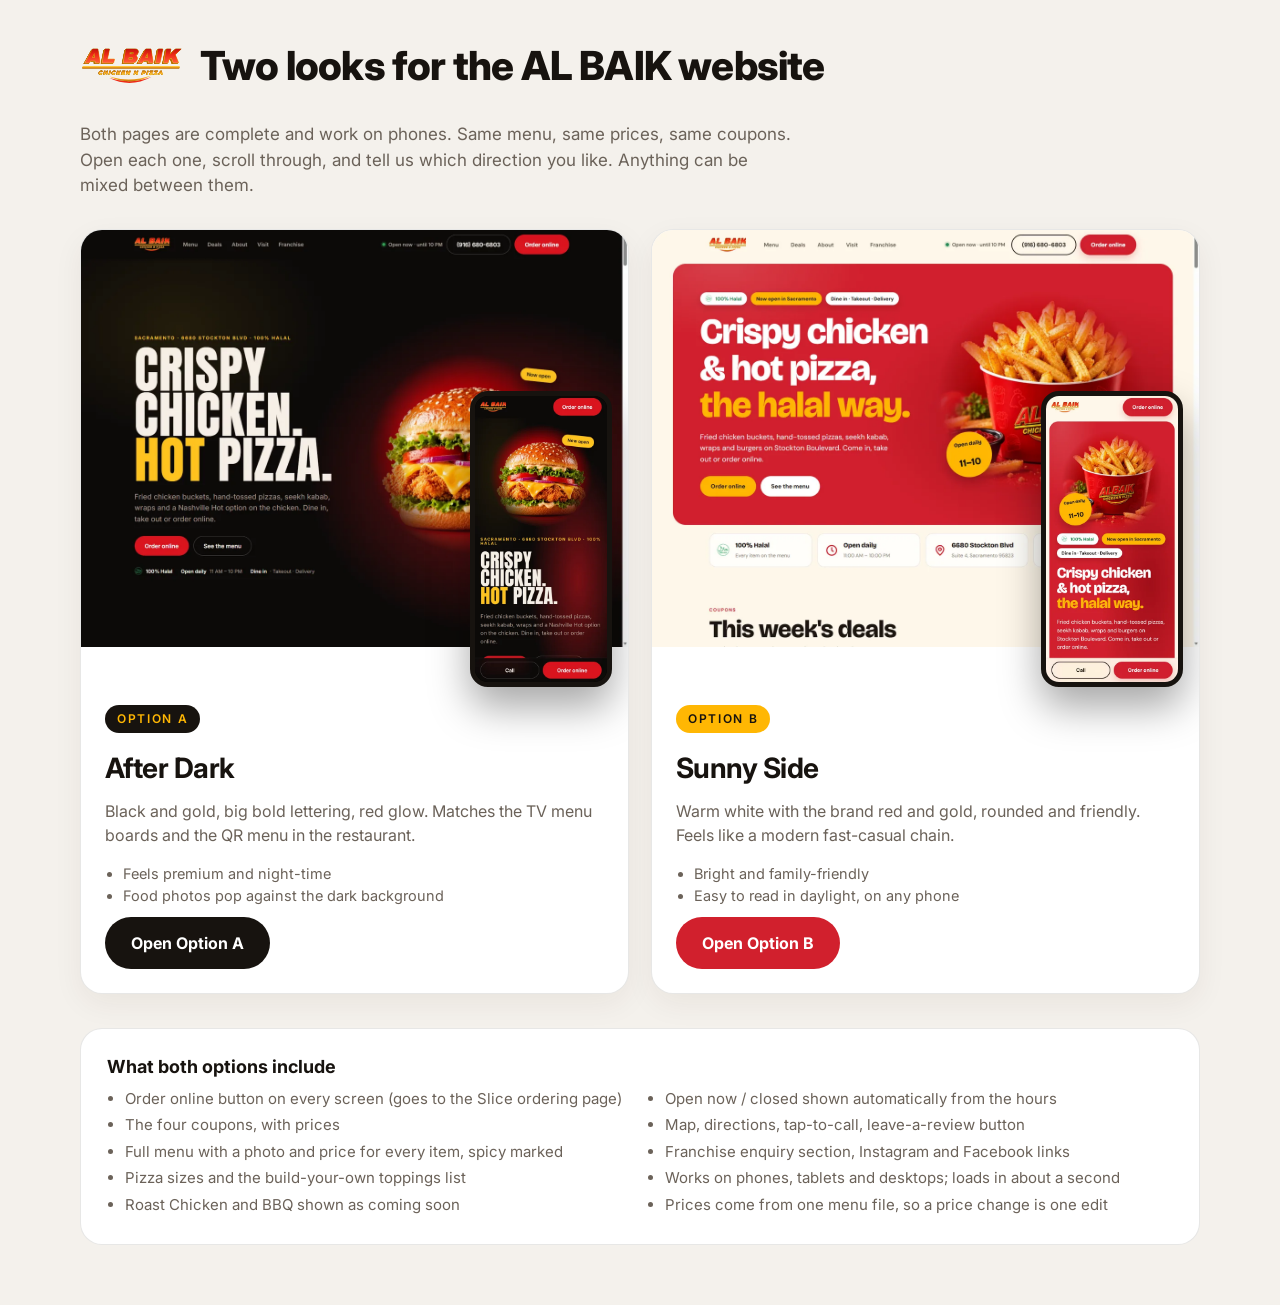
<file: demo/index.html>
<!doctype html>
<html lang="en">
<head>
<meta charset="utf-8">
<meta name="viewport" content="width=device-width, initial-scale=1">
<title>AL BAIK website: two looks</title>
<meta name="robots" content="noindex">
<link rel="icon" href="img/logo.svg">
<link rel="preconnect" href="https://fonts.googleapis.com">
<link rel="preconnect" href="https://fonts.gstatic.com" crossorigin>
<link href="https://fonts.googleapis.com/css2?family=Inter:wght@400;500;600;800&display=swap" rel="stylesheet">
<style>
:root{--bg:#f4f1ec;--ink:#17130f;--muted:#6b6259;--card:#fff;--hair:rgba(23,19,15,.1);--red:#d1202d;--gold:#ffb703}
*{box-sizing:border-box}
body{margin:0;background:var(--bg);color:var(--ink);font-family:"Inter",system-ui,sans-serif;line-height:1.5}
a{color:inherit;text-decoration:none}
.wrap{max-width:1160px;margin:0 auto;padding:36px 20px 60px}
header{display:flex;align-items:center;gap:16px;margin-bottom:26px}
header img{height:52px;width:auto}
h1{font-size:clamp(26px,4vw,40px);margin:0;letter-spacing:-.02em;font-weight:800}
.lead{color:var(--muted);max-width:720px;margin:6px 0 30px;font-size:17px}
.grid{display:grid;grid-template-columns:1fr 1fr;gap:22px}
.opt{background:var(--card);border:1px solid var(--hair);border-radius:22px;overflow:hidden;display:flex;flex-direction:column;box-shadow:0 10px 30px rgba(60,40,20,.06)}
.shots{position:relative;background:#e9e4dc}
.shots .desk{display:block;width:100%;height:auto}
.shots .phone{position:absolute;right:16px;bottom:-40px;width:26%;border-radius:18px;border:5px solid #17130f;box-shadow:0 20px 40px rgba(0,0,0,.35);background:#000}
.shots .phone img{display:block;width:100%;height:auto;border-radius:13px}
.body{padding:58px 24px 24px;display:flex;flex-direction:column;gap:10px;flex:1}
.tag{display:inline-block;align-self:flex-start;font:600 12px/1 "Inter";letter-spacing:.14em;text-transform:uppercase;padding:8px 12px;border-radius:999px}
.a .tag{background:#17130f;color:var(--gold)}
.b .tag{background:var(--gold);color:#17130f}
h2{margin:4px 0 0;font-size:28px;letter-spacing:-.02em}
.body p{margin:0;color:var(--muted)}
.body ul{margin:6px 0 0;padding-left:18px;color:var(--muted);font-size:14.5px}
.btn{display:inline-flex;align-items:center;justify-content:center;min-height:52px;padding:0 26px;border-radius:999px;font-weight:700;margin-top:auto;align-self:flex-start}
.a .btn{background:#17130f;color:#fff}
.b .btn{background:var(--red);color:#fff}
.both{margin-top:34px;background:var(--card);border:1px solid var(--hair);border-radius:22px;padding:24px 26px}
.both h3{margin:0 0 8px;font-size:18px}
.both ul{margin:0;padding-left:18px;color:var(--muted);font-size:15px;columns:2;column-gap:32px}
.both li{break-inside:avoid;margin-bottom:4px}
@media (max-width:820px){.grid{grid-template-columns:1fr}.both ul{columns:1}}
</style>
</head>
<body>
<div class="wrap">
  <header><img src="img/logo.svg" alt="AL BAIK Chicken N Pizza"><h1>Two looks for the AL BAIK website</h1></header>
  <p class="lead">Both pages are complete and work on phones. Same menu, same prices, same coupons. Open each one, scroll through, and tell us which direction you like. Anything can be mixed between them.</p>

  <div class="grid">
    <a class="opt a" href="a/">
      <div class="shots">
        <img class="desk" src="img/preview-a.webp" alt="Option A on a desktop screen" width="1200" height="916">
        <div class="phone"><img src="img/preview-a-phone.webp" alt="Option A on a phone" width="390" height="844"></div>
      </div>
      <div class="body">
        <span class="tag">Option A</span>
        <h2>After Dark</h2>
        <p>Black and gold, big bold lettering, red glow. Matches the TV menu boards and the QR menu in the restaurant.</p>
        <ul><li>Feels premium and night-time</li><li>Food photos pop against the dark background</li></ul>
        <span class="btn">Open Option A</span>
      </div>
    </a>
    <a class="opt b" href="b/">
      <div class="shots">
        <img class="desk" src="img/preview-b.webp" alt="Option B on a desktop screen" width="1200" height="916">
        <div class="phone"><img src="img/preview-b-phone.webp" alt="Option B on a phone" width="390" height="844"></div>
      </div>
      <div class="body">
        <span class="tag">Option B</span>
        <h2>Sunny Side</h2>
        <p>Warm white with the brand red and gold, rounded and friendly. Feels like a modern fast-casual chain.</p>
        <ul><li>Bright and family-friendly</li><li>Easy to read in daylight, on any phone</li></ul>
        <span class="btn">Open Option B</span>
      </div>
    </a>
  </div>

  <div class="both">
    <h3>What both options include</h3>
    <ul>
      <li>Order online button on every screen (goes to the Slice ordering page)</li>
      <li>The four coupons, with prices</li>
      <li>Full menu with a photo and price for every item, spicy marked</li>
      <li>Pizza sizes and the build-your-own toppings list</li>
      <li>Roast Chicken and BBQ shown as coming soon</li>
      <li>Open now / closed shown automatically from the hours</li>
      <li>Map, directions, tap-to-call, leave-a-review button</li>
      <li>Franchise enquiry section, Instagram and Facebook links</li>
      <li>Works on phones, tablets and desktops; loads in about a second</li>
      <li>Prices come from one menu file, so a price change is one edit</li>
    </ul>
  </div>
</div>
</body>
</html>
</file>
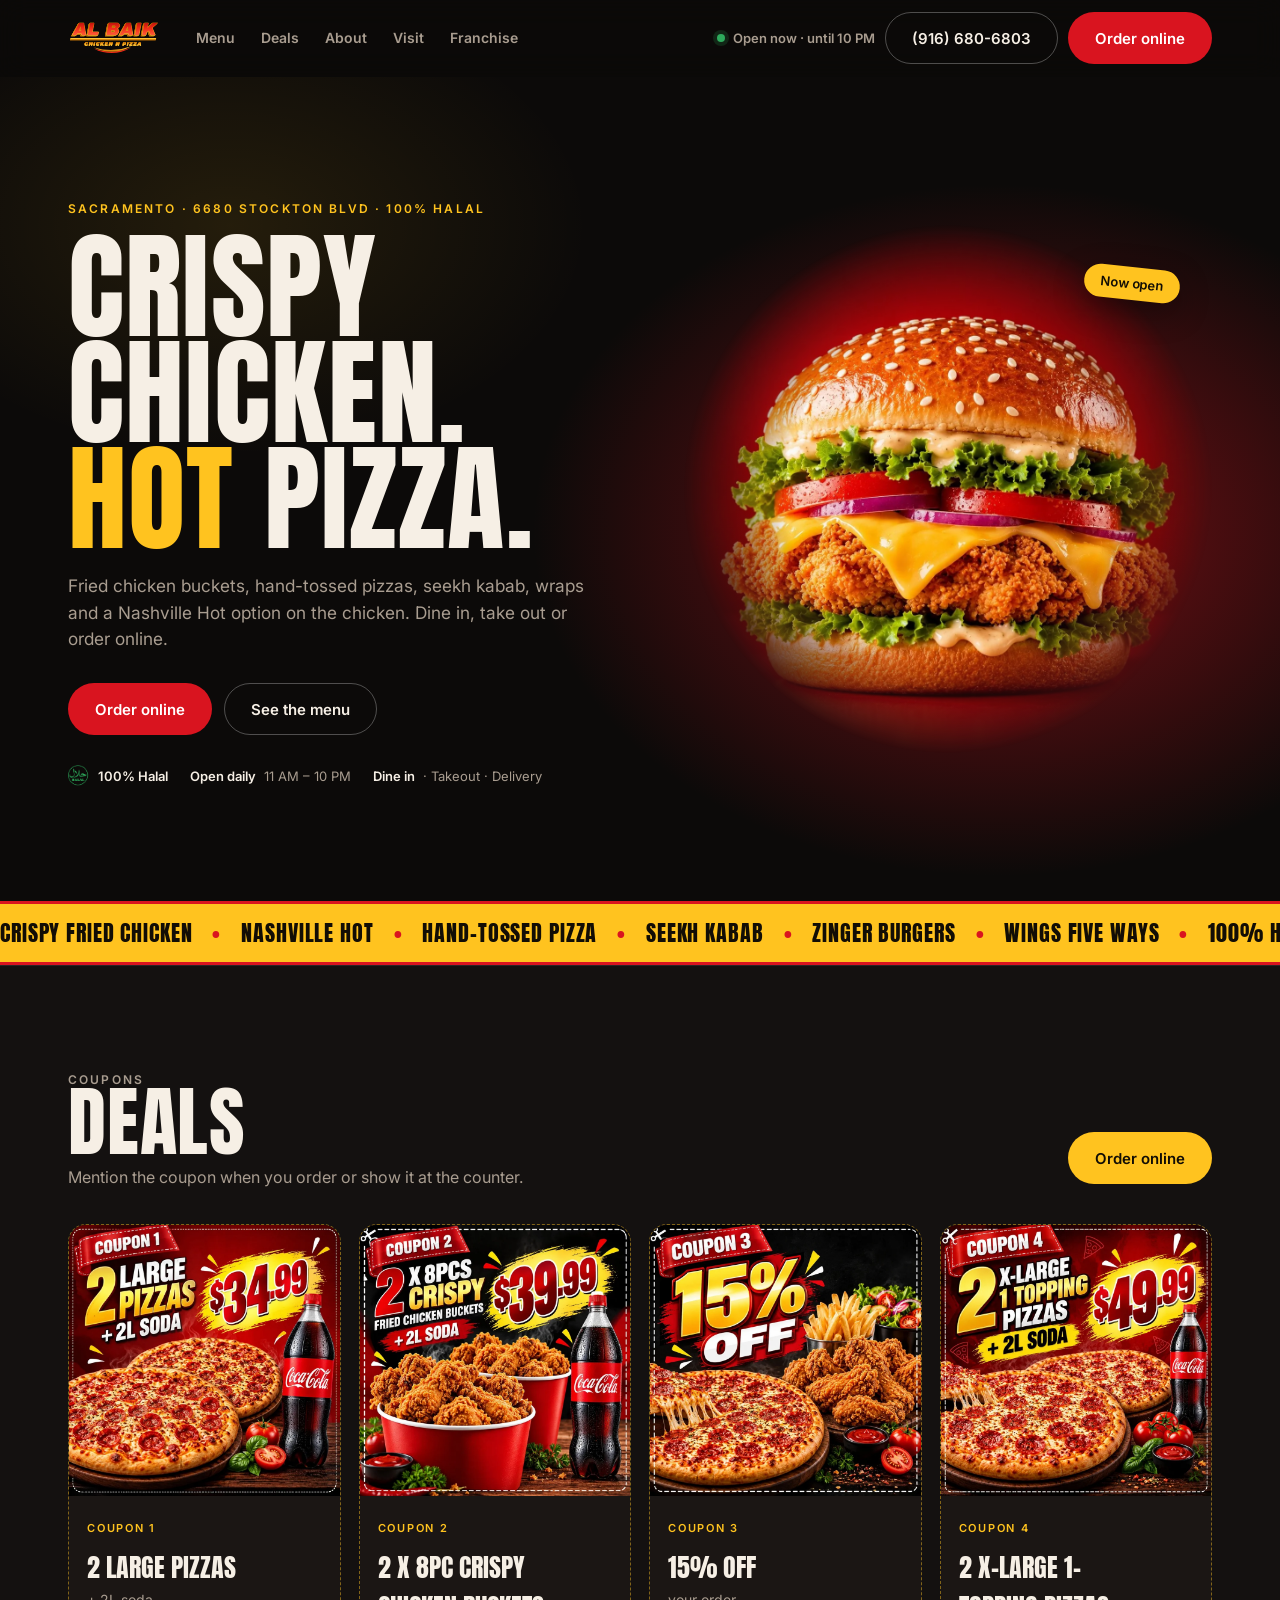
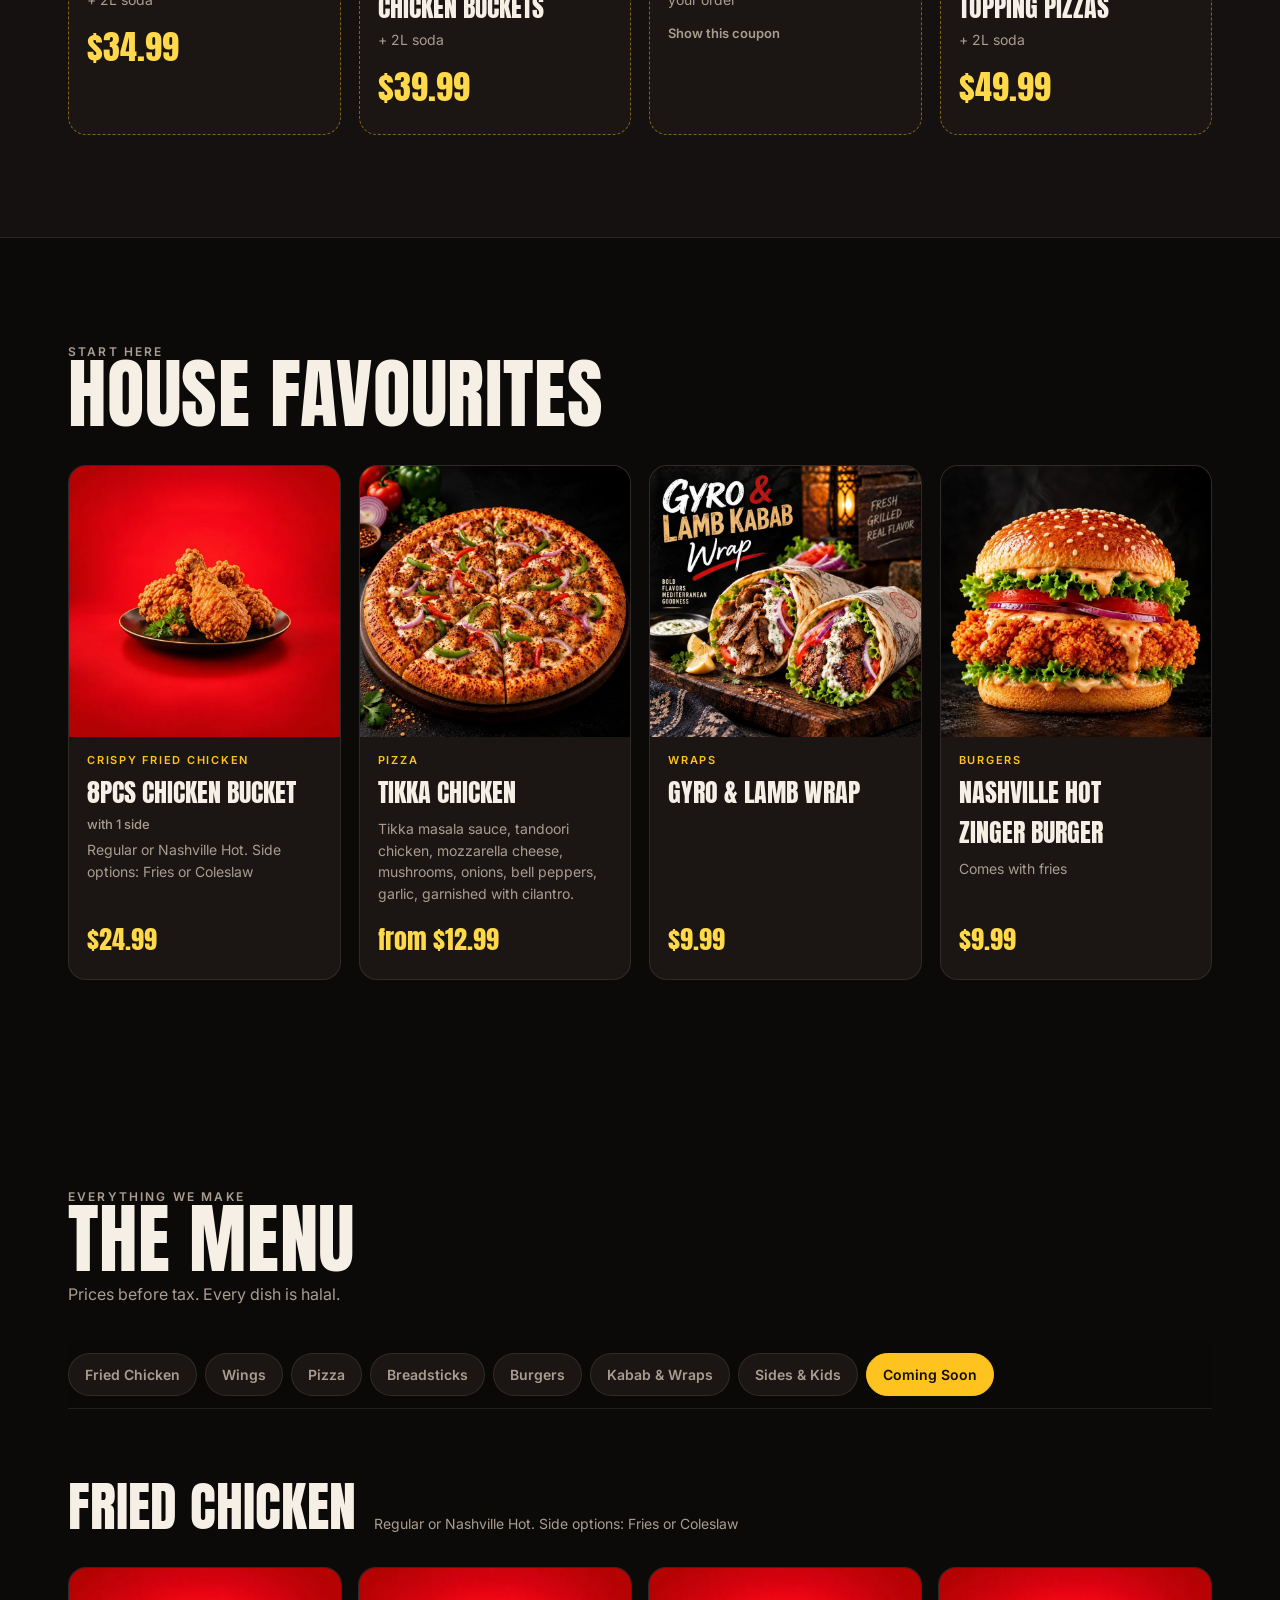
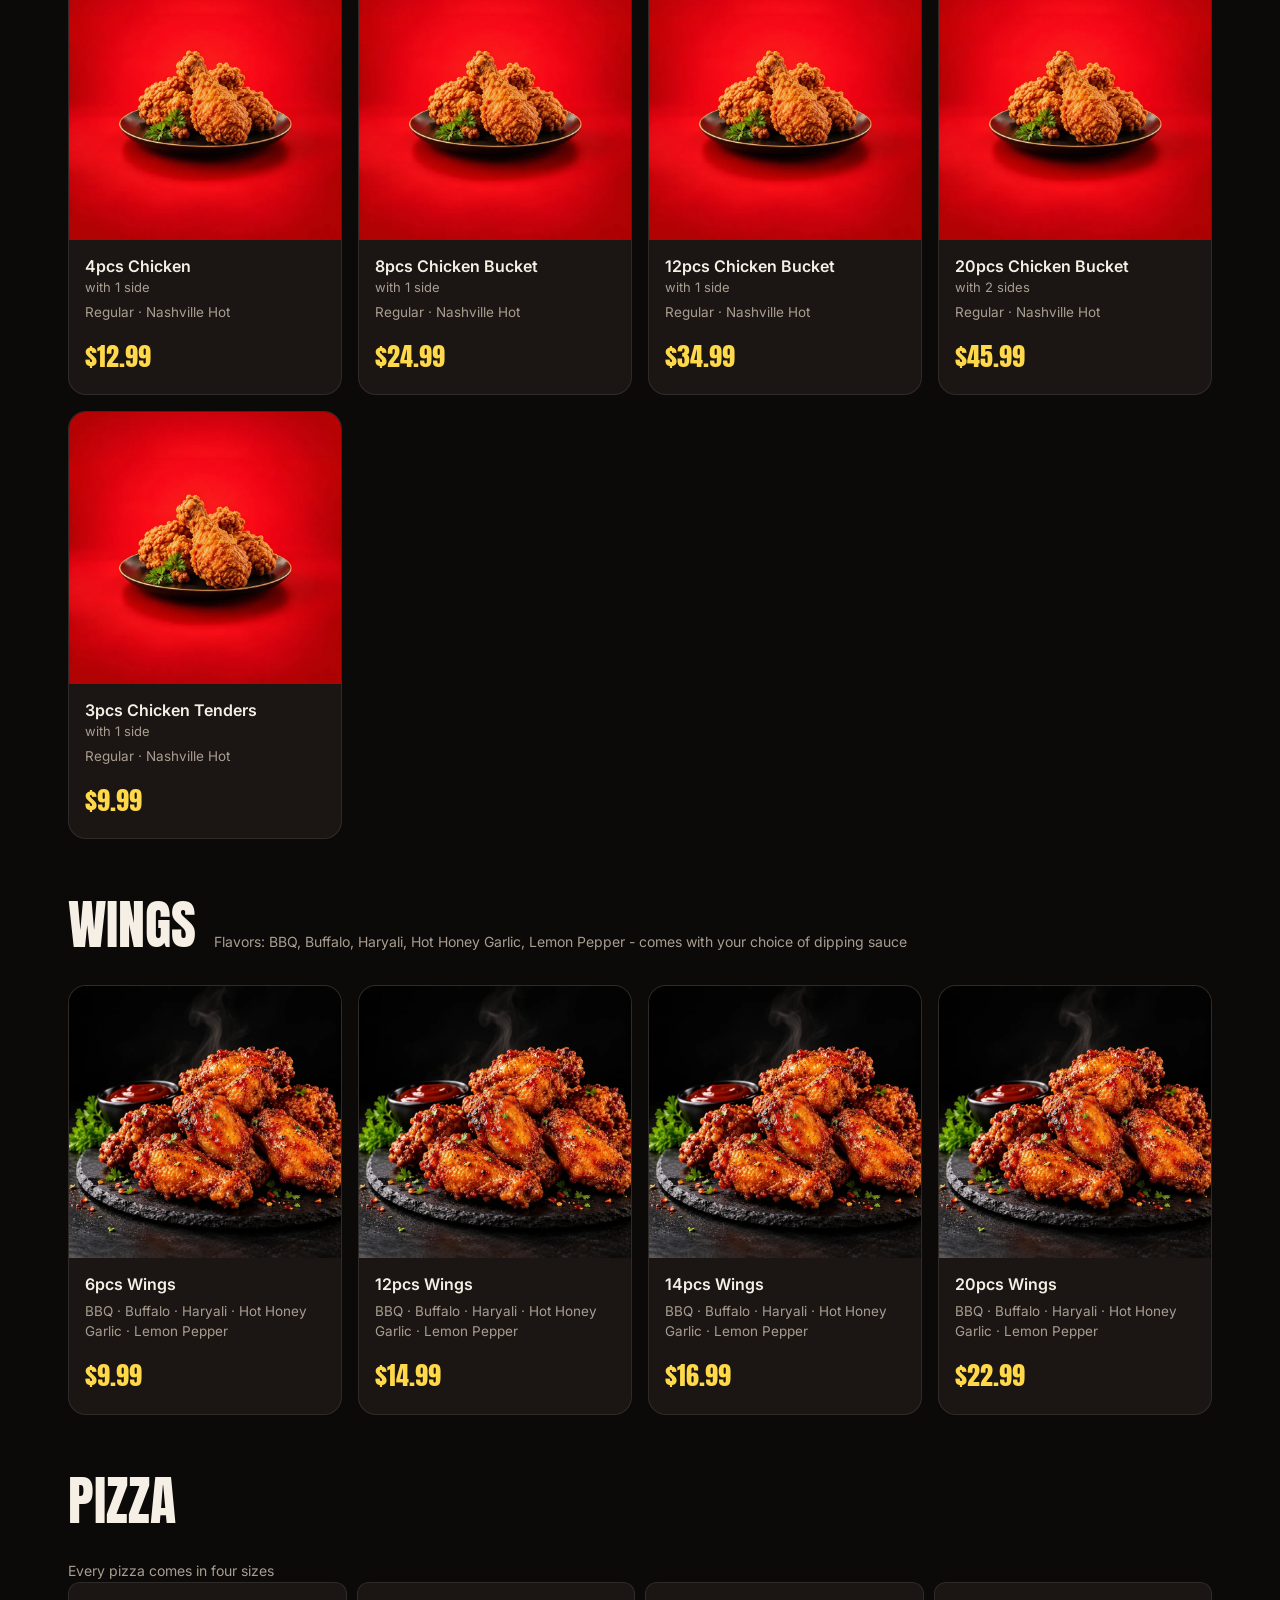
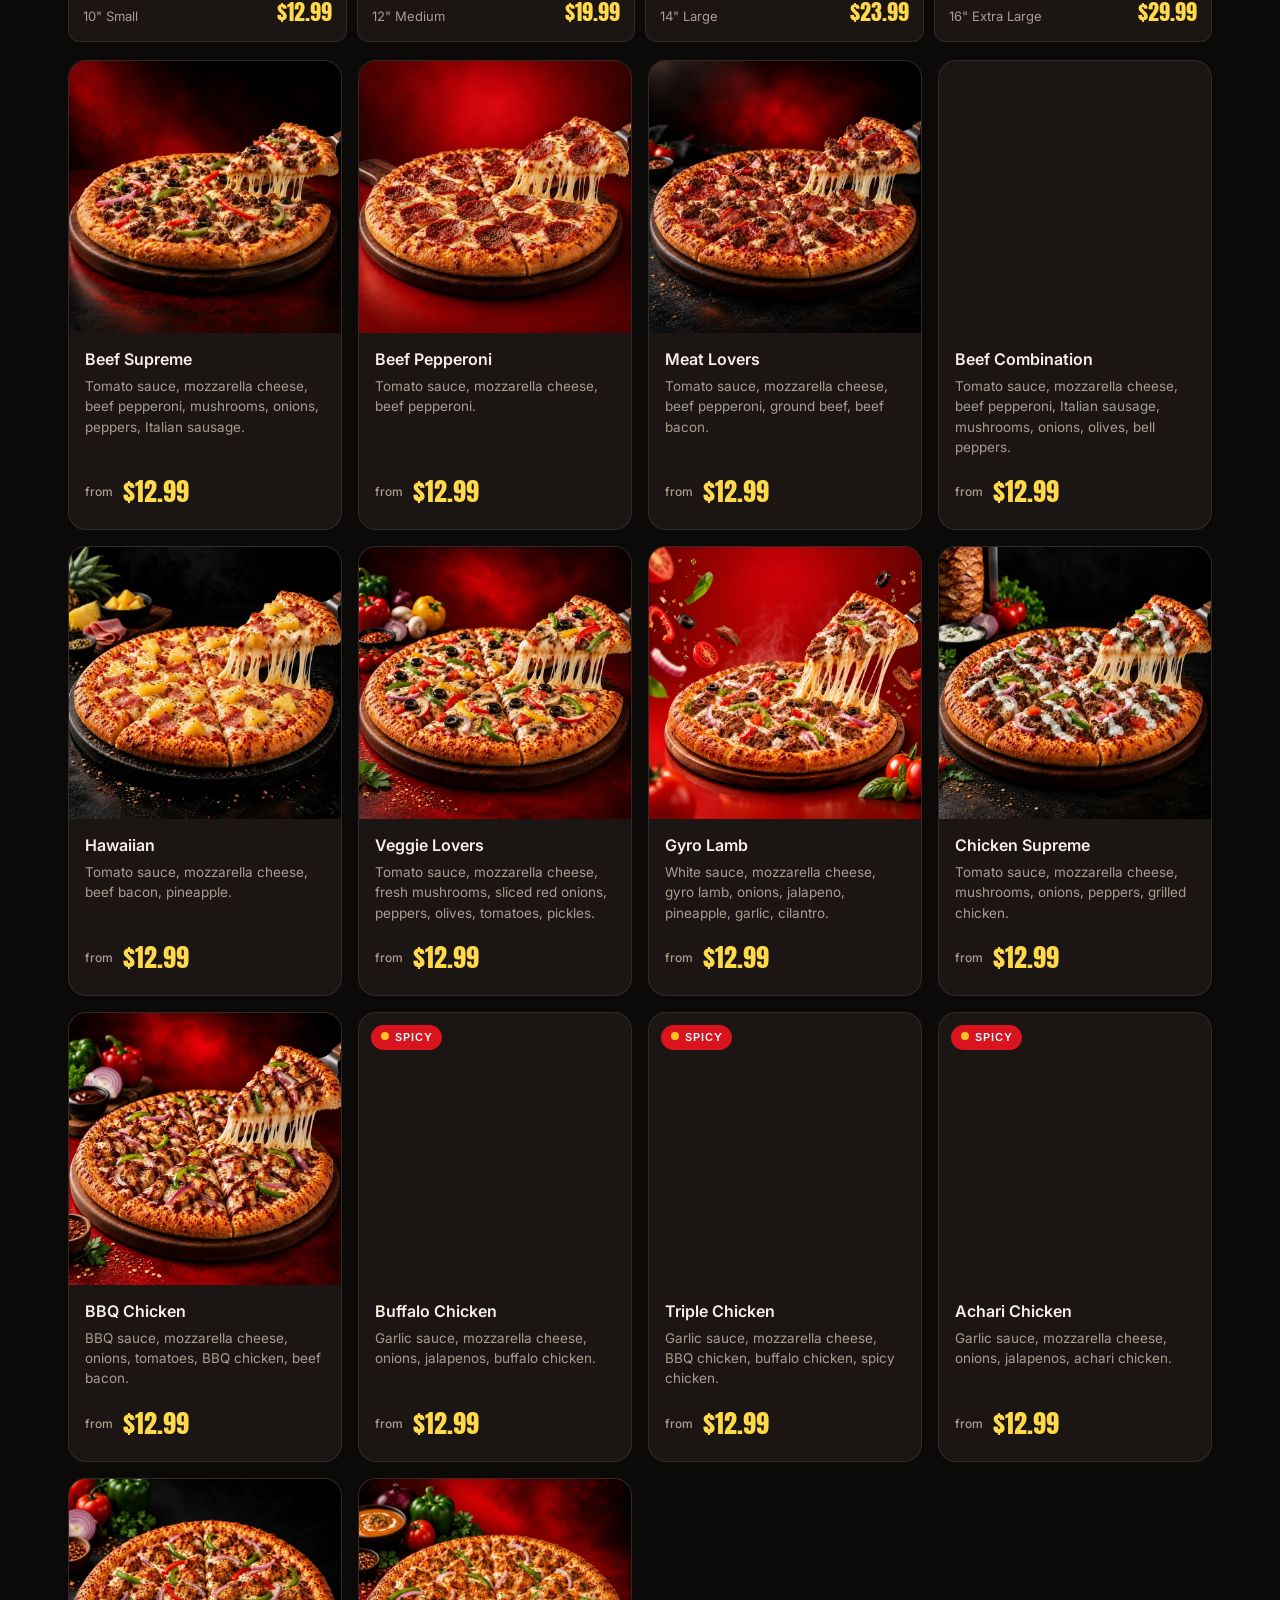
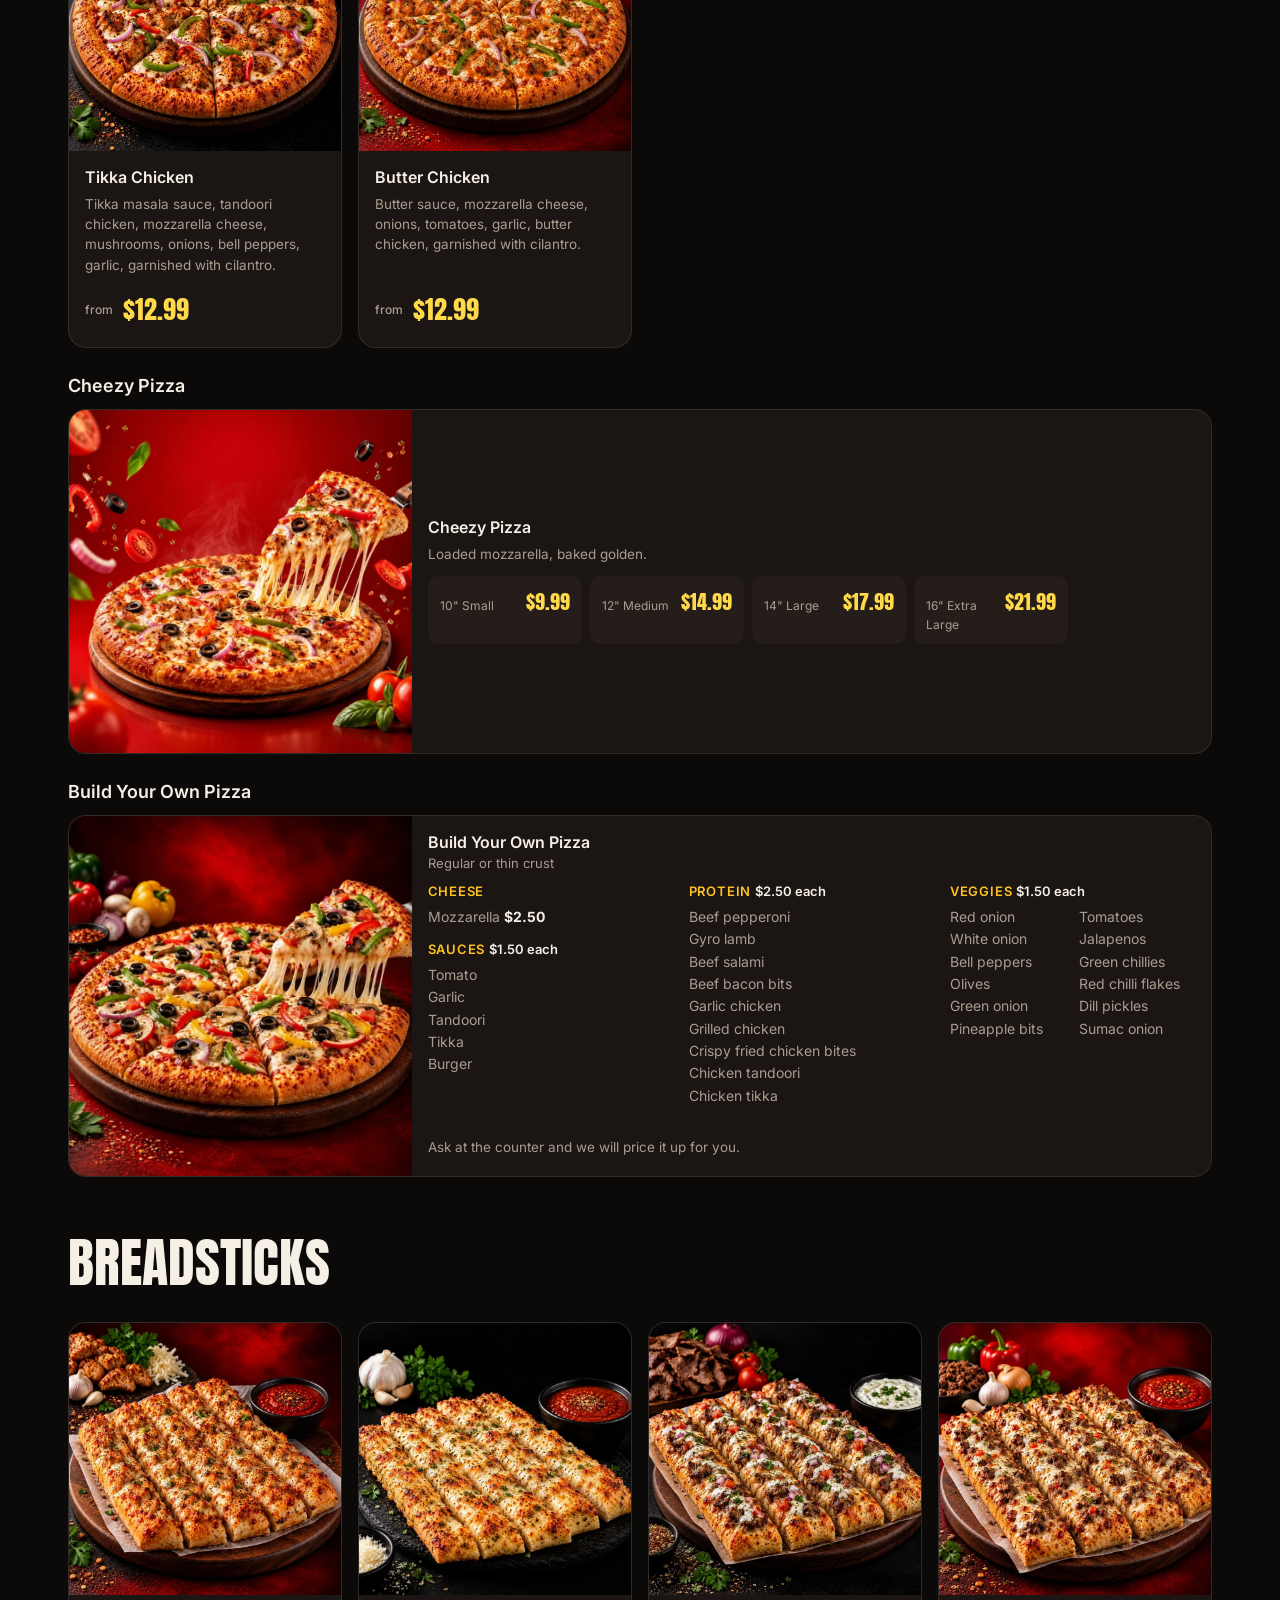
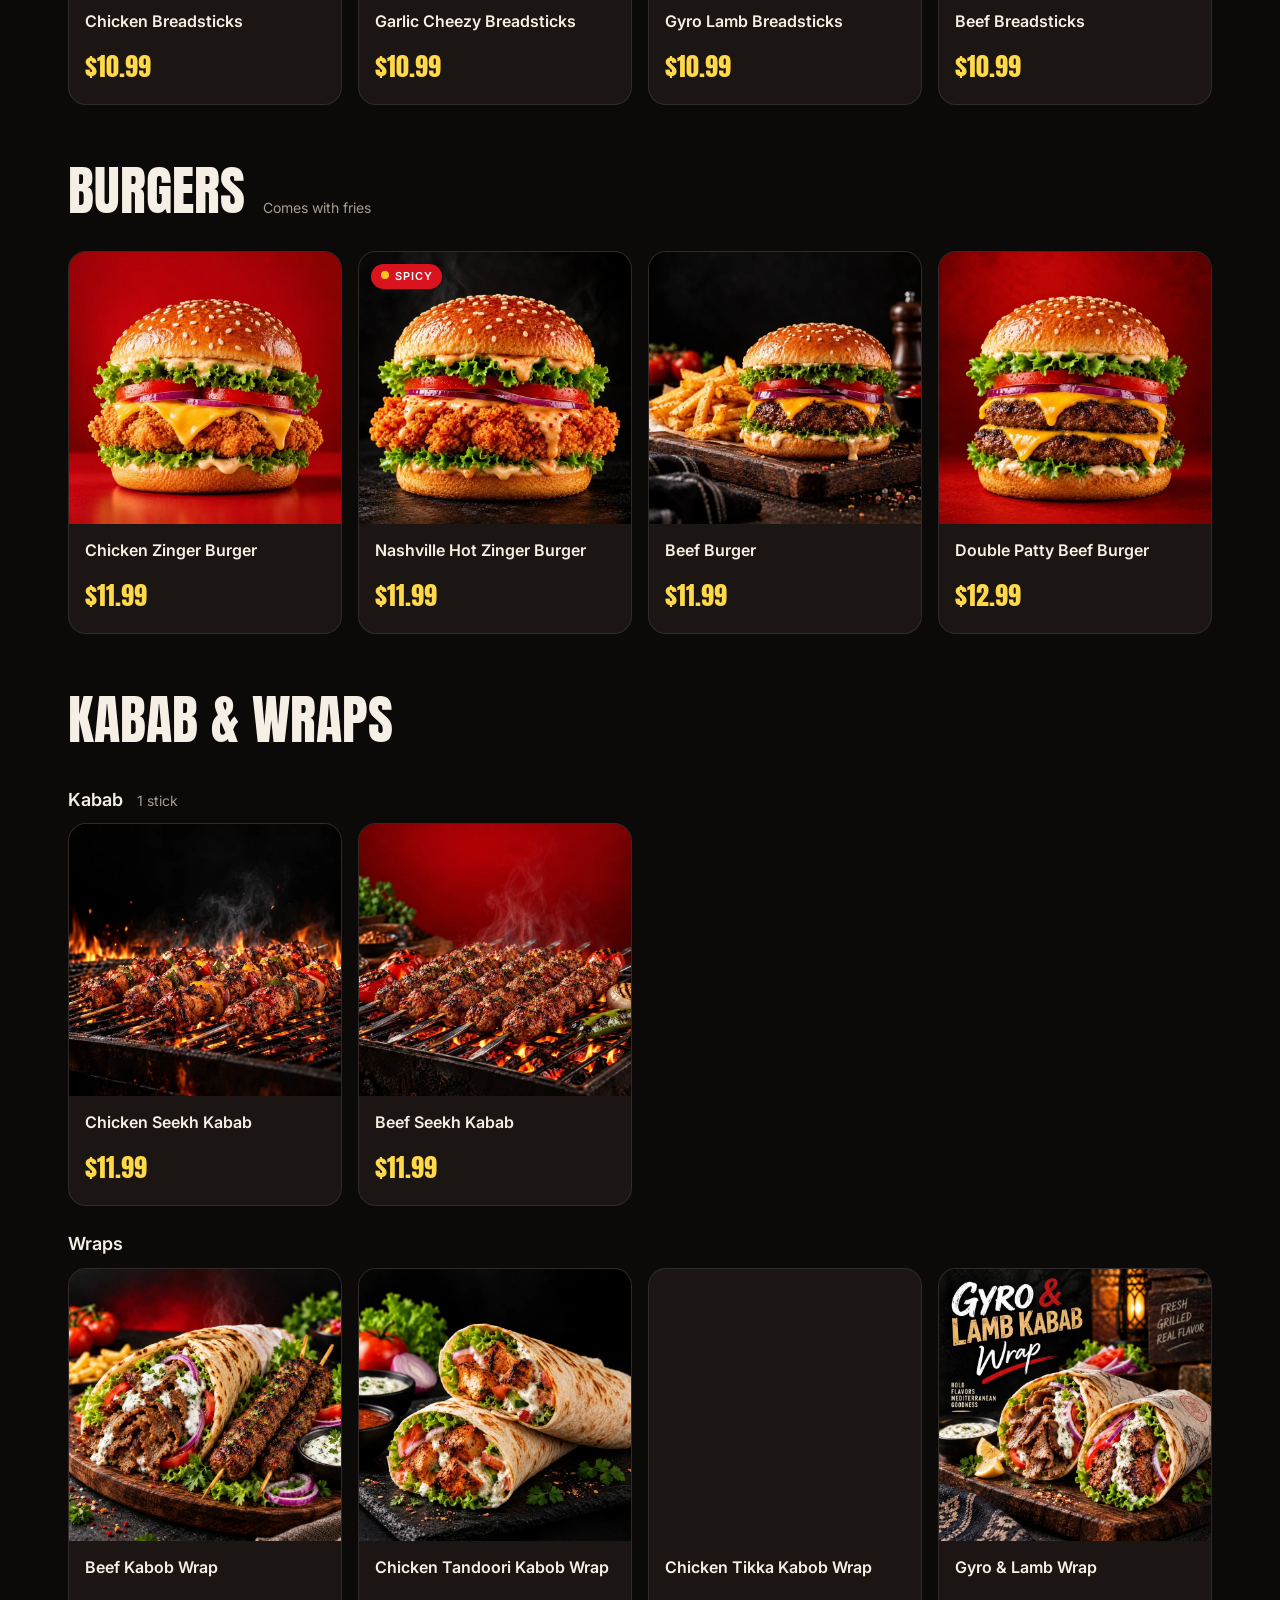
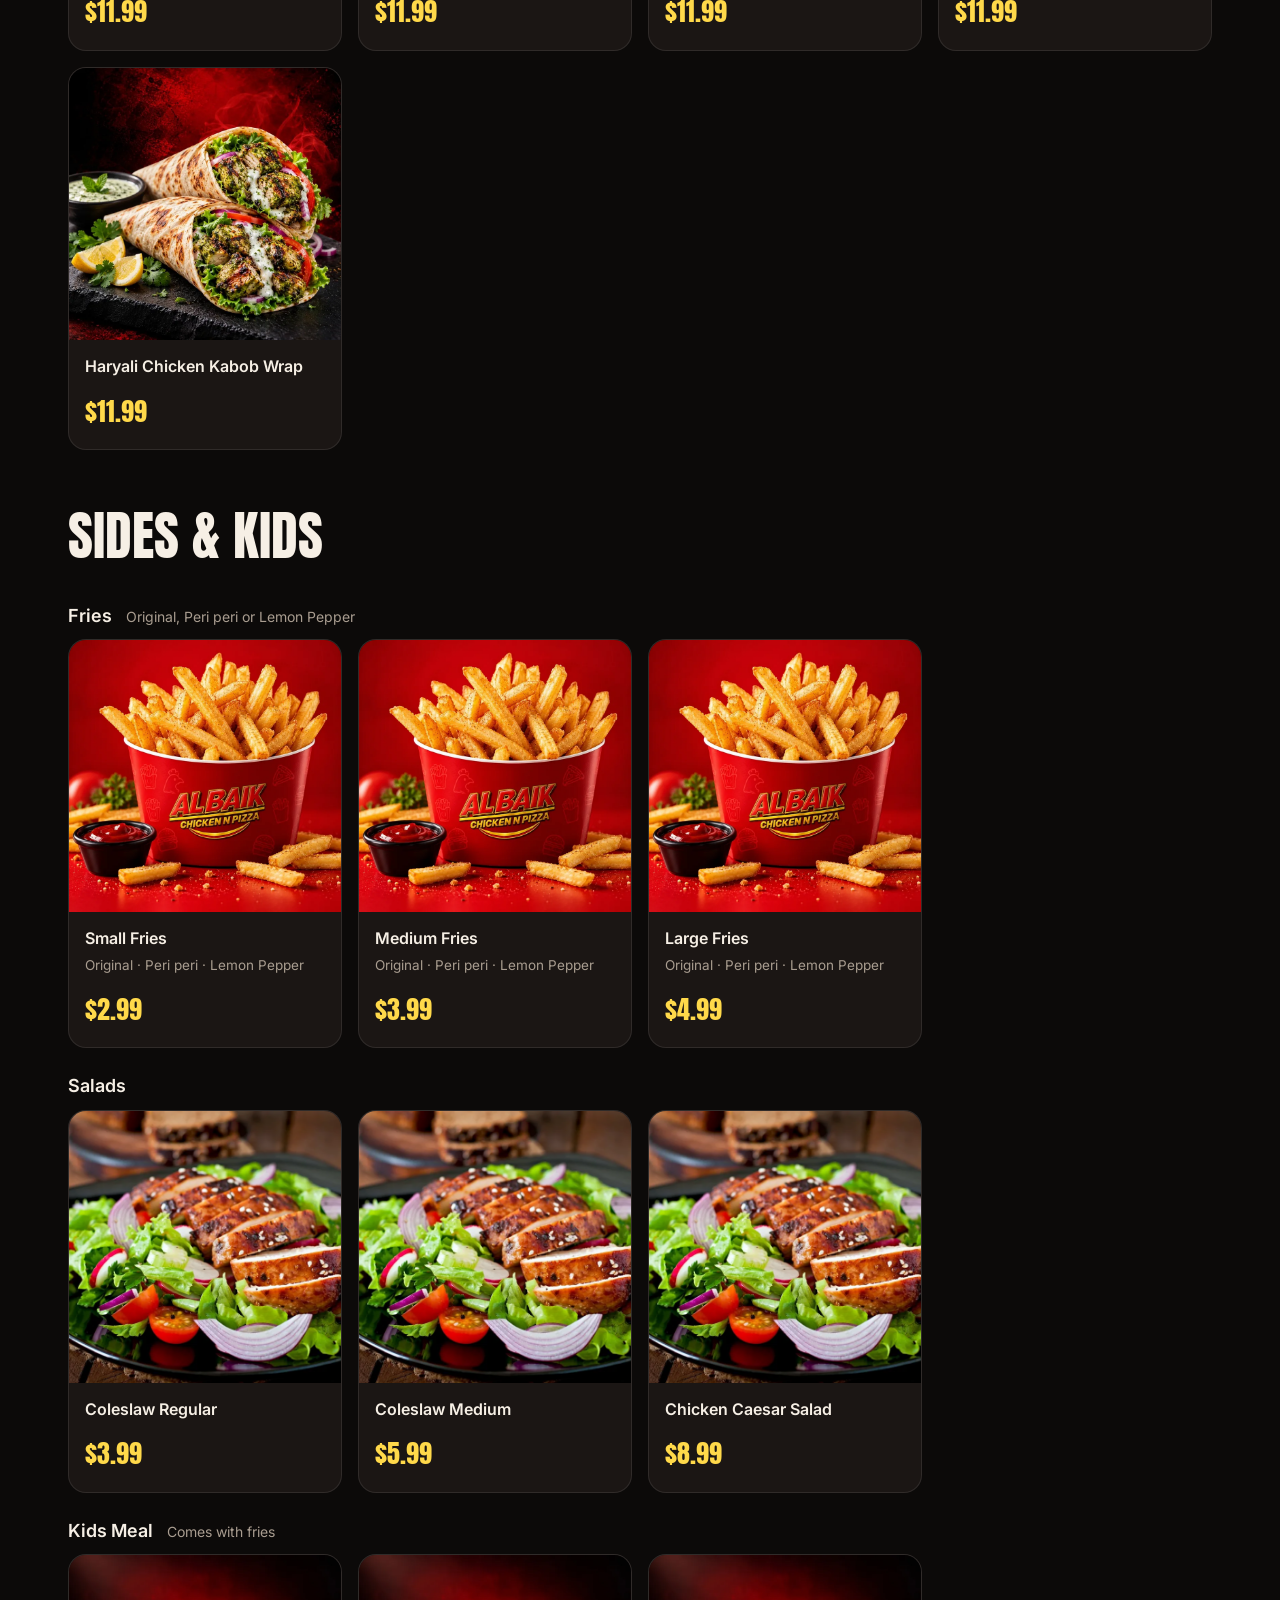
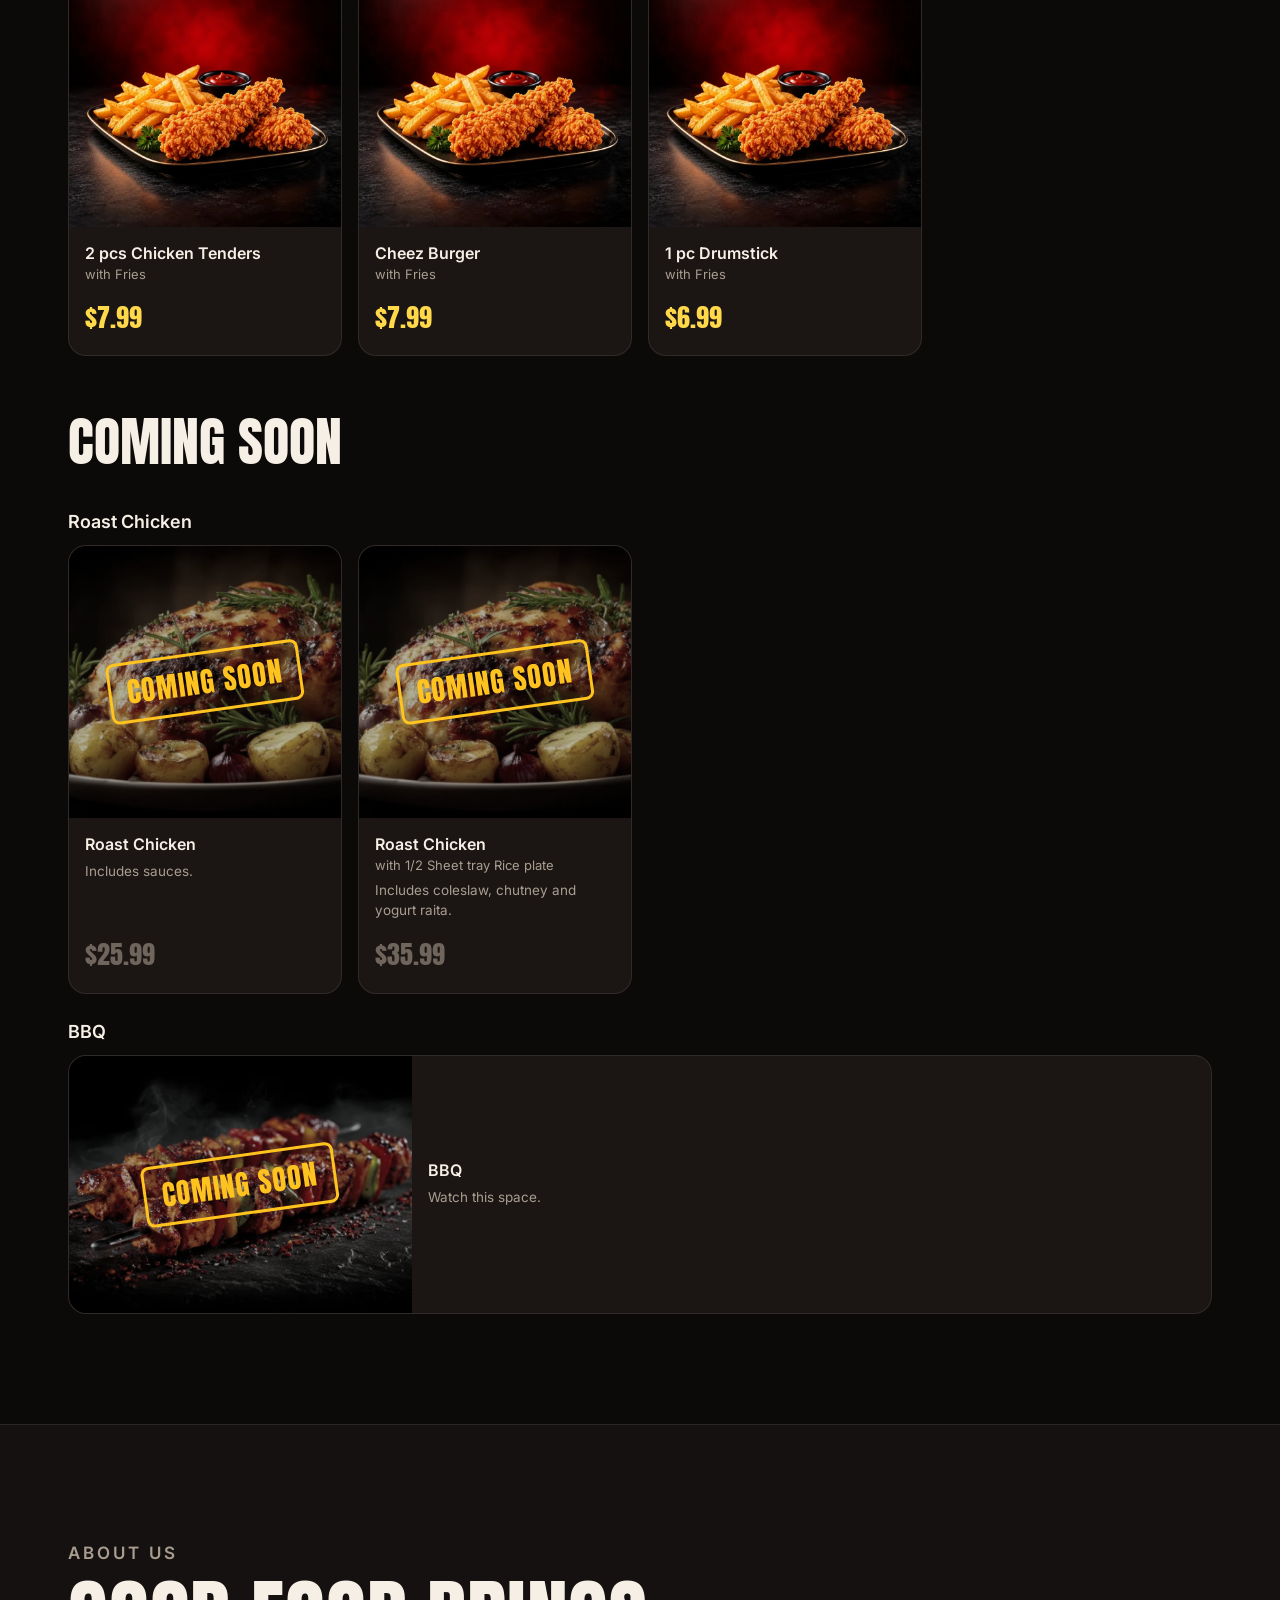
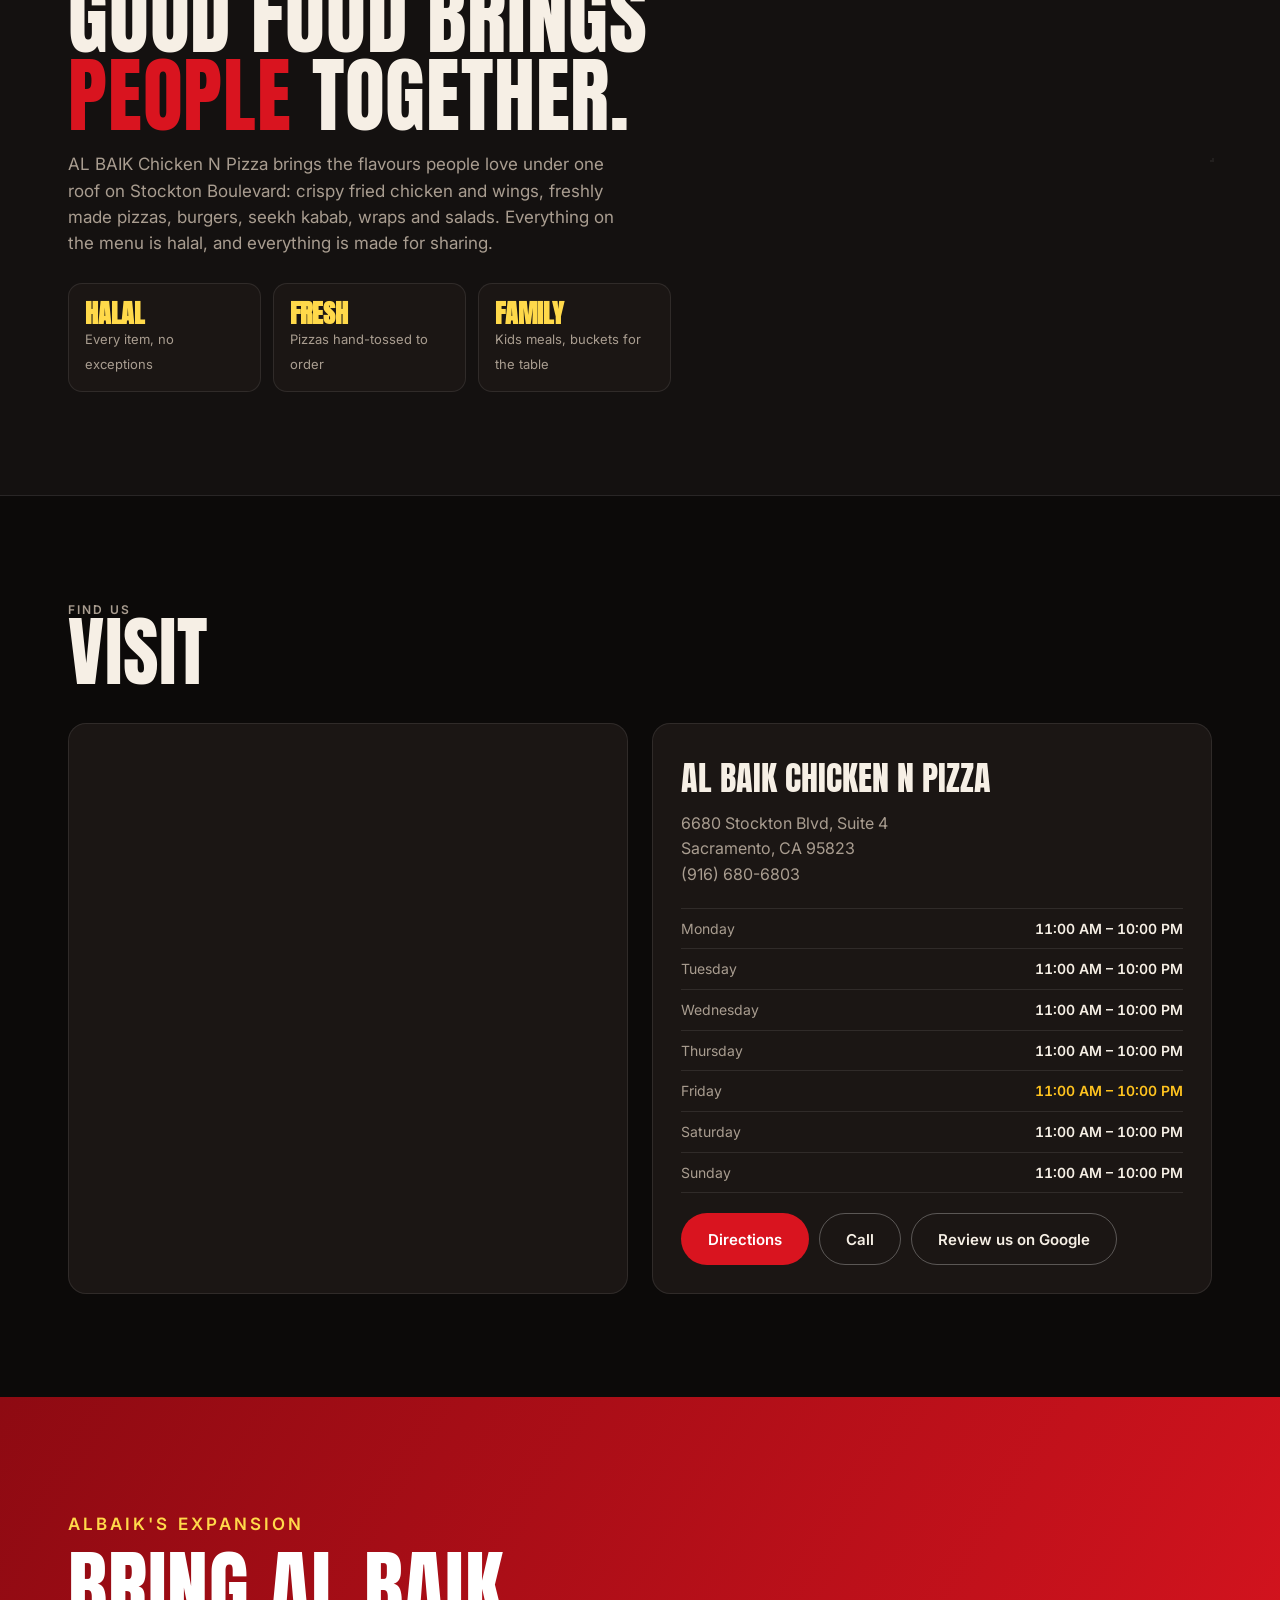
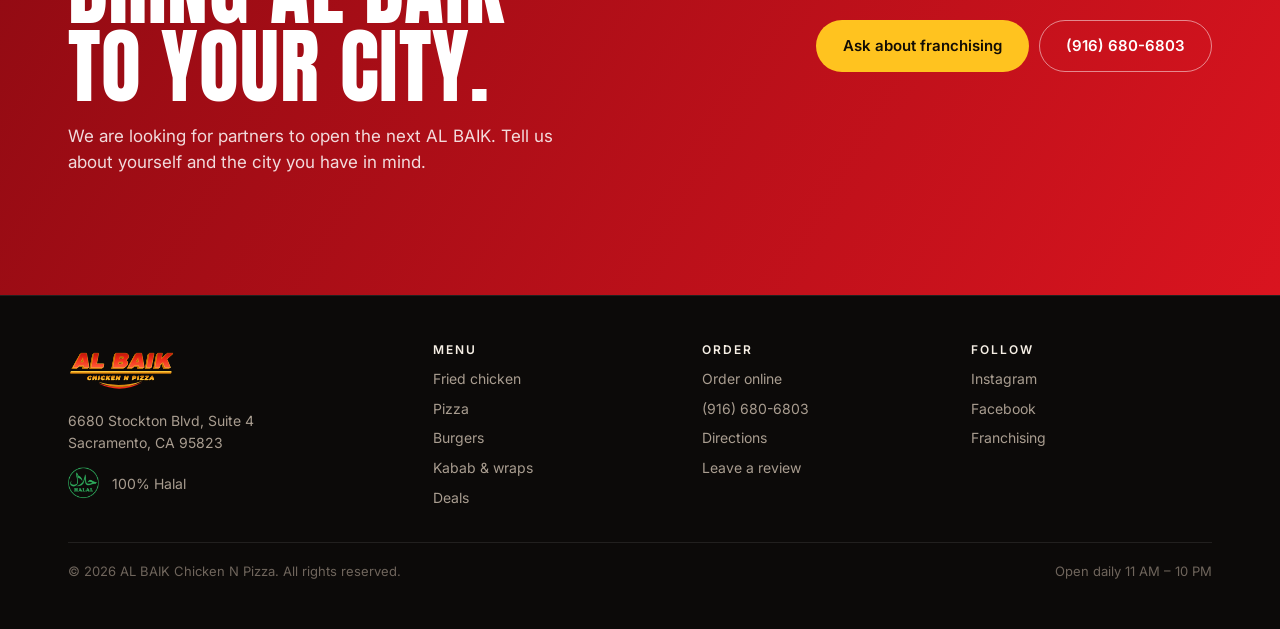
<file: demo/a/index.html>
<!doctype html>
<html lang="en">
<head>
<meta charset="utf-8">
<meta name="viewport" content="width=device-width, initial-scale=1">
<title>AL BAIK Chicken N Pizza</title>
<meta name="description" content="Crispy halal fried chicken, hand-tossed pizza, seekh kabab and wraps at 6680 Stockton Blvd, Sacramento. Dine in, take out or order online.">
<meta name="robots" content="noindex">
<meta name="theme-color" content="#0c0a09">
<link rel="icon" href="../img/logo.svg">
<link rel="preconnect" href="https://fonts.googleapis.com">
<link rel="preconnect" href="https://fonts.gstatic.com" crossorigin>
<link href="https://fonts.googleapis.com/css2?family=Anton&family=Inter:wght@400;500;600;700&display=swap" rel="stylesheet">
<style>
:root{
  --bg:#0c0a09; --bg2:#141110; --surface:#1b1614; --surface2:#241d1a;
  --hair:rgba(255,255,255,.09); --text:#f6efe5; --muted:#a99d90; --dim:#6f655c;
  --red:#d9141f; --red-deep:#8e0a12; --gold:#ffc31f; --gold2:#ffd94a; --green:#2eaa5c;
  --radius:18px; --wrap:1240px; --gutter:clamp(16px,4vw,48px);
  --display:"Anton","Impact","Arial Narrow Bold",sans-serif; --body:"Inter",system-ui,-apple-system,"Segoe UI",sans-serif;
}
*{box-sizing:border-box}
html{scroll-behavior:smooth;-webkit-text-size-adjust:100%}
@media (prefers-reduced-motion:reduce){html{scroll-behavior:auto}}
body{margin:0;background:var(--bg);color:var(--text);font-family:var(--body);font-size:16px;line-height:1.55;overflow-x:hidden}
img{display:block;max-width:100%;height:auto}
a{color:inherit;text-decoration:none}
h1,h2,h3,h4{margin:0;font-weight:400;text-wrap:balance}
.skip{position:absolute;left:-999px;top:8px;background:var(--gold);color:#000;padding:8px 12px;border-radius:8px;z-index:99}
.skip:focus{left:8px}
:focus-visible{outline:2px solid var(--gold);outline-offset:3px}
.wrap{max-width:var(--wrap);margin:0 auto;padding:0 var(--gutter)}
.display{font-family:var(--display);text-transform:uppercase;letter-spacing:.01em;line-height:.95}
.eyebrow{font:600 12px/1 var(--body);letter-spacing:.18em;text-transform:uppercase;color:var(--gold)}
.btn{display:inline-flex;align-items:center;justify-content:center;gap:10px;min-height:52px;padding:0 26px;border-radius:999px;font:600 15px/1 var(--body);border:1px solid transparent;transition:transform .15s ease,background .2s,border-color .2s;white-space:nowrap}
.btn:hover{transform:translateY(-1px)}
.btn-red{background:var(--red);color:#fff}
.btn-red:hover{background:#ea1c28}
.btn-gold{background:var(--gold);color:#120d05}
.btn-gold:hover{background:var(--gold2)}
.btn-ghost{border-color:rgba(255,255,255,.28);color:var(--text)}
.btn-ghost:hover{border-color:#fff}
.btn svg{width:18px;height:18px;flex:none}

/* header */
.top{position:sticky;top:0;z-index:50;background:rgba(12,10,9,.55);backdrop-filter:blur(14px);-webkit-backdrop-filter:blur(14px);border-bottom:1px solid transparent;transition:border-color .3s,background .3s}
.top.solid{background:rgba(12,10,9,.92);border-bottom-color:var(--hair)}
.top .wrap{display:flex;align-items:center;gap:28px;height:76px}
.logo{display:flex;align-items:center}
.logo img{height:46px;width:auto}
.nav{display:flex;gap:26px;margin-left:8px;font-weight:600;font-size:14px;color:var(--muted)}
.nav a:hover{color:var(--text)}
.top .act{margin-left:auto;display:flex;gap:10px;align-items:center}
.status{display:inline-flex;align-items:center;gap:8px;font-size:13px;font-weight:600;color:var(--muted)}
.status i{width:8px;height:8px;border-radius:50%;background:var(--green);box-shadow:0 0 0 4px rgba(46,170,92,.18)}
.status.closed i{background:var(--red);box-shadow:0 0 0 4px rgba(217,20,31,.18)}
@media (max-width:900px){.nav,.top .act .btn-ghost,.status{display:none}.top .wrap{height:64px}.logo img{height:38px}}

/* hero */
.hero{position:relative;overflow:hidden;isolation:isolate}
.hero::before{content:"";position:absolute;inset:0;z-index:-1;background:
  radial-gradient(52% 60% at 78% 55%,rgba(217,20,31,.55),rgba(217,20,31,0) 70%),
  radial-gradient(40% 40% at 18% 18%,rgba(255,195,31,.10),transparent 70%)}
.hero .wrap{display:grid;grid-template-columns:1.05fr .95fr;align-items:center;gap:32px;min-height:calc(100vh - 76px);padding-top:48px;padding-bottom:48px}
.hero h1{font-size:clamp(58px,9.2vw,138px);line-height:.9;margin:18px 0 22px}
.hero h1 em{font-style:normal;color:var(--gold)}
.hero .lede{max-width:520px;font-size:clamp(16px,1.35vw,19px);color:var(--muted);margin:0 0 30px}
.hero .cta{display:flex;flex-wrap:wrap;gap:12px}
.hero .facts{display:flex;flex-wrap:wrap;gap:8px 22px;margin:30px 0 0;padding:0;list-style:none;font-size:13px;color:var(--muted)}
.hero .facts li{display:flex;align-items:center;gap:8px}
.hero .facts b{color:var(--text);font-weight:600}
.hero .facts .halal{width:22px;height:22px}
.hero-art{position:relative}
.hero-art img{width:min(100%,620px);margin:0 auto;aspect-ratio:1;object-fit:cover;
  -webkit-mask-image:radial-gradient(closest-side,#000 62%,transparent 100%);mask-image:radial-gradient(closest-side,#000 62%,transparent 100%);
  animation:float 7s ease-in-out infinite}
.hero-art .tag{position:absolute;right:6%;top:8%;background:var(--gold);color:#120d05;border-radius:999px;padding:10px 16px;font:600 13px/1 var(--body);transform:rotate(6deg);box-shadow:0 10px 30px rgba(0,0,0,.35)}
@keyframes float{0%,100%{transform:translateY(0)}50%{transform:translateY(-12px)}}
@media (prefers-reduced-motion:reduce){.hero-art img{animation:none}}
@media (max-width:900px){
  .hero .wrap{grid-template-columns:1fr;min-height:0;padding-top:28px;padding-bottom:36px;gap:8px}
  .hero-art{order:-1}.hero-art img{width:min(78vw,380px)}
  .hero .facts{gap:8px 16px}
}

/* marquee */
.marquee{background:var(--gold);color:#120d05;overflow:hidden;white-space:nowrap;padding:12px 0;border-top:3px solid var(--red);border-bottom:3px solid var(--red)}
.marquee span{display:inline-block;padding-right:40px;font-family:var(--display);text-transform:uppercase;font-size:22px;letter-spacing:.04em;animation:mq 28s linear infinite}
.marquee i{font-style:normal;color:var(--red);padding:0 14px}
@keyframes mq{to{transform:translateX(-50%)}}
/* the strip keeps moving even when the OS asks for less motion - just slower */
@media (prefers-reduced-motion:reduce){.marquee span{animation-duration:56s}}

/* sections */
section.block{padding:clamp(56px,8vw,110px) 0}
.sec-head{display:flex;align-items:end;justify-content:space-between;gap:24px;margin-bottom:34px;flex-wrap:wrap}
.sec-head h2{font-size:clamp(40px,6vw,80px)}
.sec-head p{margin:6px 0 0;color:var(--muted);max-width:520px}
.sec-head .btn{margin-bottom:6px}

/* deals */
#deals{background:var(--bg2);border-top:1px solid var(--hair);border-bottom:1px solid var(--hair)}
.deals{display:grid;grid-template-columns:repeat(4,1fr);gap:18px}
.deal{position:relative;background:var(--surface);border:1px dashed rgba(255,195,31,.45);border-radius:var(--radius);overflow:hidden;transition:transform .2s,border-color .2s}
.deal:hover{transform:translateY(-4px);border-color:var(--gold)}
.deal-img img{aspect-ratio:1;object-fit:cover}
.deal-b{padding:18px 18px 20px}
.deal-n{font:600 11px/1 var(--body);letter-spacing:.16em;text-transform:uppercase;color:var(--gold)}
.deal-b h3{font-family:var(--display);text-transform:uppercase;font-size:26px;margin:8px 0 2px}
.deal-b p{margin:0;color:var(--muted);font-size:14px}
.deal-p{font-family:var(--display);font-size:34px;color:var(--gold2);margin-top:10px;font-variant-numeric:tabular-nums}
.deal-p.pct{font:600 13px/1.3 var(--body);color:var(--muted);margin-top:14px}
@media (max-width:1000px){.deals{grid-template-columns:repeat(2,1fr)}}
@media (max-width:560px){.deals{display:flex;overflow-x:auto;scroll-snap-type:x mandatory;gap:12px;margin:0 calc(-1*var(--gutter));padding:0 var(--gutter) 8px;scrollbar-width:none}.deals::-webkit-scrollbar{display:none}.deal{flex:0 0 78%;scroll-snap-align:start}}

/* favourites */
.favs{display:grid;grid-template-columns:repeat(4,1fr);gap:18px}
.fav{display:flex;flex-direction:column;background:var(--surface);border:1px solid var(--hair);border-radius:var(--radius);overflow:hidden;transition:transform .2s,border-color .2s}
.fav:hover{transform:translateY(-4px);border-color:rgba(255,255,255,.22)}
.fav .ph img{aspect-ratio:1;object-fit:cover}
.fav .fb{padding:18px 18px 20px;display:flex;flex-direction:column;gap:6px;flex:1}
.fav-cat{font:600 11px/1 var(--body);letter-spacing:.16em;text-transform:uppercase;color:var(--gold)}
.fav h3{font-family:var(--display);text-transform:uppercase;font-size:26px}
.fav h3 small{display:block;font:500 13px/1.3 var(--body);text-transform:none;color:var(--muted);margin-top:4px}
.fav p{margin:0;color:var(--muted);font-size:14px;flex:1}
.fav .pr{font-family:var(--display);font-size:26px;color:var(--gold2);margin-top:8px}
@media (max-width:1000px){.favs{grid-template-columns:repeat(2,1fr)}}
@media (max-width:560px){.favs{grid-template-columns:1fr 1fr;gap:12px}.fav .fb{padding:14px}.fav h3{font-size:20px}}

/* menu */
#menu{background:var(--bg)}
.cats{position:sticky;top:76px;z-index:40;display:flex;gap:8px;overflow-x:auto;padding:12px 0;margin:0 0 20px;background:rgba(12,10,9,.92);backdrop-filter:blur(10px);-webkit-backdrop-filter:blur(10px);scrollbar-width:none;border-bottom:1px solid var(--hair)}
.cats::-webkit-scrollbar{display:none}
.cats a{flex:none;padding:10px 16px;border-radius:999px;border:1px solid var(--hair);font-weight:600;font-size:14px;color:var(--muted);background:var(--surface)}
.cats a:hover{color:var(--text)}
.cats a.on{background:var(--gold);border-color:var(--gold);color:#120d05}
@media (max-width:900px){.cats{top:64px}}
.cat{padding:36px 0 8px;scroll-margin-top:150px}
.cat-head{display:flex;align-items:baseline;gap:18px;flex-wrap:wrap;margin-bottom:18px}
.cat-head h3{font-family:var(--display);text-transform:uppercase;font-size:clamp(34px,4.5vw,54px);color:var(--text)}
.note{margin:0;color:var(--muted);font-size:14px}
.sub-h{font:600 18px/1.3 var(--body);margin:26px 0 12px;color:var(--text);display:flex;flex-wrap:wrap;gap:6px 14px;align-items:baseline}
.sub-h .note{font-weight:400}
.sizebar{display:grid;grid-template-columns:repeat(4,1fr);gap:10px;list-style:none;margin:0 0 18px;padding:0}
.sizebar li{background:var(--surface);border:1px solid var(--hair);border-radius:12px;padding:12px 14px;display:flex;justify-content:space-between;align-items:baseline;gap:8px}
.sizebar span{font-size:13px;color:var(--muted)}
.sizebar b{font-family:var(--display);font-size:22px;color:var(--gold2);font-weight:400}
@media (max-width:640px){.sizebar{grid-template-columns:1fr 1fr;gap:8px}}
.cards{display:grid;grid-template-columns:repeat(auto-fill,minmax(230px,1fr));gap:16px}
.cards.one{grid-template-columns:1fr}
.card{background:var(--surface);border:1px solid var(--hair);border-radius:var(--radius);overflow:hidden;display:flex;flex-direction:column;transition:transform .2s,border-color .2s}
.card:hover{transform:translateY(-3px);border-color:rgba(255,255,255,.2)}
.card .ph{position:relative}
.card .ph img{aspect-ratio:1;object-fit:cover}
.card .cb{padding:16px 16px 18px;display:flex;flex-direction:column;gap:6px;flex:1}
.card h4{font:600 16px/1.3 var(--body)}
.card h4 small{display:block;font-weight:400;font-size:13px;color:var(--muted);margin-top:2px}
.card .d{margin:0;color:var(--muted);font-size:13.5px;line-height:1.5}
.card .pr{margin-top:auto;padding-top:8px;font-family:var(--display);font-size:26px;color:var(--gold2);font-variant-numeric:tabular-nums}
.card .pr .from{font:500 12px/1 var(--body);color:var(--muted);margin-right:4px;vertical-align:middle}
.chip-spicy{position:absolute;left:12px;top:12px;background:var(--red);color:#fff;font:600 11px/1 var(--body);letter-spacing:.08em;text-transform:uppercase;padding:7px 10px;border-radius:999px}
.chip-spicy::before{content:"";display:inline-block;width:8px;height:8px;border-radius:50%;background:var(--gold);margin-right:6px;vertical-align:1px}
.card.soon .ph img{filter:saturate(.6) brightness(.7)}
.card.soon .pr{color:var(--dim)}
.stamp{position:absolute;left:50%;top:50%;transform:translate(-50%,-50%) rotate(-8deg);border:3px solid var(--gold);color:var(--gold);font-family:var(--display);text-transform:uppercase;font-size:28px;padding:6px 16px;border-radius:8px;letter-spacing:.04em;white-space:nowrap}
.ladder{list-style:none;margin:6px 0 0;padding:0;display:grid;grid-template-columns:1fr 1fr;gap:8px}
.ladder li{background:var(--surface2);border-radius:10px;padding:10px 12px;display:flex;justify-content:space-between;align-items:baseline}
.ladder span{font-size:12px;color:var(--muted)}
.ladder b{font-family:var(--display);font-weight:400;font-size:20px;color:var(--gold2)}
.card.byo,.card.wide{flex-direction:row}
.card.byo .ph,.card.wide .ph{flex:0 0 30%}
.card.byo .ph img,.card.wide .ph img{height:100%;aspect-ratio:auto}
.card.wide .ladder{grid-template-columns:repeat(4,1fr);max-width:640px}
.card.wide .cb{justify-content:center}
.byo-cols{display:grid;grid-template-columns:repeat(3,1fr);gap:16px;margin:6px 0 10px}
.byo-cols h5{margin:0 0 6px;font:600 13px/1.2 var(--body);letter-spacing:.06em;text-transform:uppercase;color:var(--gold)}
.byo-cols h5 b{color:var(--text);font-weight:600;letter-spacing:0;text-transform:none}
.byo-cols ul{margin:0 0 14px;padding:0;list-style:none;font-size:14px;color:var(--muted);line-height:1.6}
.byo-cols ul.two{columns:2;column-gap:14px}
.byo-cols li b{color:var(--text)}
@media (max-width:820px){.card.byo,.card.wide{flex-direction:column}.card.byo .ph,.card.wide .ph{flex:none}.card.byo .ph img,.card.wide .ph img{aspect-ratio:16/7}.byo-cols{grid-template-columns:1fr}.card.wide .ladder{grid-template-columns:1fr 1fr}}
@media (max-width:560px){.cards{grid-template-columns:1fr 1fr;gap:10px}.card .cb{padding:12px}.card h4{font-size:14.5px}.card .pr{font-size:22px}.card .d{display:none}.card.byo .d{display:block}}

/* about */
#about{background:var(--bg2);border-top:1px solid var(--hair);border-bottom:1px solid var(--hair)}
.about{display:grid;grid-template-columns:1.1fr .9fr;gap:48px;align-items:center}
.about h2{font-size:clamp(44px,6.4vw,92px)}
.about h2 em{font-style:normal;color:var(--red)}
.about p{color:var(--muted);font-size:17px;max-width:560px}
.about .pillars{display:grid;grid-template-columns:1fr 1fr 1fr;gap:12px;margin-top:26px}
.about .pillars div{background:var(--surface);border:1px solid var(--hair);border-radius:14px;padding:16px}
.about .pillars b{display:block;font-family:var(--display);font-size:26px;color:var(--gold2);text-transform:uppercase;line-height:1}
.about .pillars span{font-size:13px;color:var(--muted)}
.about .collage{position:relative;aspect-ratio:1;max-width:520px;margin-left:auto}
.about .collage img{position:absolute;border-radius:22px;object-fit:cover;border:1px solid var(--hair);box-shadow:0 24px 60px rgba(0,0,0,.5)}
.about .collage .c1{left:0;top:0;width:66%;aspect-ratio:1}
.about .collage .c2{right:0;top:22%;width:48%;aspect-ratio:1}
.about .collage .c3{left:14%;bottom:0;width:52%;aspect-ratio:1}
@media (max-width:900px){.about{grid-template-columns:1fr}.about .collage{margin:0 auto;max-width:420px}}
@media (max-width:560px){.about .pillars{grid-template-columns:1fr}}

/* visit */
.visit{display:grid;grid-template-columns:1fr 1fr;gap:24px}
.map{border-radius:var(--radius);overflow:hidden;border:1px solid var(--hair);min-height:380px;background:var(--surface)}
.map iframe{width:100%;height:100%;min-height:380px;border:0;display:block;filter:invert(.92) hue-rotate(180deg) saturate(.7) contrast(.9)}
.vcard{background:var(--surface);border:1px solid var(--hair);border-radius:var(--radius);padding:28px}
.vcard h3{font-family:var(--display);text-transform:uppercase;font-size:34px;margin-bottom:6px}
.vcard address{font-style:normal;color:var(--muted);line-height:1.6}
.vcard .hours{margin:20px 0;padding:0;list-style:none;border-top:1px solid var(--hair)}
.vcard .hours li{display:flex;justify-content:space-between;padding:9px 0;border-bottom:1px solid var(--hair);font-size:14px}
.vcard .hours span{color:var(--muted)}
.vcard .hours b{font-weight:600;font-variant-numeric:tabular-nums}
.vcard .hours li.today b{color:var(--gold)}
.vcard .cta{display:flex;flex-wrap:wrap;gap:10px}
@media (max-width:900px){.visit{grid-template-columns:1fr}}

/* franchise */
#franchise{background:linear-gradient(120deg,var(--red-deep),var(--red));color:#fff}
.fr{display:grid;grid-template-columns:1.2fr .8fr;align-items:center;gap:32px}
.fr h2{font-size:clamp(44px,6.4vw,92px)}
.fr p{font-size:17px;max-width:520px;color:rgba(255,255,255,.85)}
.fr .cta{display:flex;flex-wrap:wrap;gap:10px;justify-content:flex-end}
.fr .btn-ghost{border-color:rgba(255,255,255,.5);color:#fff}
@media (max-width:900px){.fr{grid-template-columns:1fr}.fr .cta{justify-content:flex-start}}

/* footer */
footer{padding:48px 0 110px;color:var(--muted);font-size:14px;border-top:1px solid var(--hair)}
.foot{display:grid;grid-template-columns:1.4fr 1fr 1fr 1fr;gap:28px}
.foot img.fl{height:54px;width:auto;margin-bottom:12px}
.foot h4{font:600 12px/1 var(--body);letter-spacing:.16em;text-transform:uppercase;color:var(--text);margin-bottom:12px}
.foot ul{list-style:none;margin:0;padding:0;display:grid;gap:8px}
.foot a:hover{color:var(--text)}
.foot .halal{display:flex;align-items:center;gap:10px;margin-top:14px}
.foot .halal img{width:34px;height:34px}
.copy{margin-top:34px;padding-top:18px;border-top:1px solid var(--hair);display:flex;justify-content:space-between;flex-wrap:wrap;gap:8px;font-size:13px;color:var(--dim)}
@media (max-width:900px){.foot{grid-template-columns:1fr 1fr}}
@media (min-width:901px){footer{padding-bottom:48px}}

/* mobile action bar */
.mbar{position:fixed;left:0;right:0;bottom:0;z-index:60;display:none;gap:10px;padding:10px var(--gutter) calc(10px + env(safe-area-inset-bottom));background:rgba(12,10,9,.92);backdrop-filter:blur(12px);-webkit-backdrop-filter:blur(12px);border-top:1px solid var(--hair)}
.mbar .btn{flex:1;min-height:50px}
@media (max-width:900px){.mbar{display:flex}}

/* reveal */
.rv{opacity:0;transform:translateY(18px);transition:opacity .6s ease,transform .6s ease}
.rv.in{opacity:1;transform:none}
@media (prefers-reduced-motion:reduce){.rv{opacity:1;transform:none;transition:none}}
</style>
</head>
<body>
<a class="skip" href="#menu">Skip to menu</a>

<header class="top" id="top">
  <div class="wrap">
    <a class="logo" href="#" aria-label="AL BAIK Chicken N Pizza"><img src="../img/logo.svg" alt="AL BAIK Chicken N Pizza" width="180" height="98"></a>
    <nav class="nav" aria-label="Site">
      <a href="#menu">Menu</a><a href="#deals">Deals</a><a href="#about">About</a><a href="#visit">Visit</a><a href="#franchise">Franchise</a>
    </nav>
    <div class="act">
      <span class="status" id="status"><i></i><span>Open now</span></span>
      <a class="btn btn-ghost" href="tel:+19166806803">(916) 680-6803</a>
      <a class="btn btn-red" href="https://albaikpizzaca.com" target="_blank" rel="noopener">Order online</a>
    </div>
  </div>
</header>

<section class="hero">
  <div class="wrap">
    <div class="hero-txt">
      <p class="eyebrow">Sacramento · 6680 Stockton Blvd · 100% Halal</p>
      <h1 class="display">Crispy<br>chicken.<br><em>Hot</em> pizza.</h1>
      <p class="lede">Fried chicken buckets, hand-tossed pizzas, seekh kabab, wraps and a Nashville Hot option on the chicken. Dine in, take out or order online.</p>
      <div class="cta">
        <a class="btn btn-red" href="https://albaikpizzaca.com" target="_blank" rel="noopener">Order online</a>
        <a class="btn btn-ghost" href="#menu">See the menu</a>
      </div>
      <ul class="facts">
        <li><img class="halal" src="../img/halal.png" alt="" width="22" height="22"><b>100% Halal</b></li>
        <li><b>Open daily</b> 11 AM – 10 PM</li>
        <li><b>Dine in</b> · Takeout · Delivery</li>
      </ul>
    </div>
    <div class="hero-art">
      <img src="../img/zinger-xl.webp" alt="Chicken Zinger Burger" width="1200" height="1200" fetchpriority="high">
      <span class="tag">Now open</span>
    </div>
  </div>
</section>

<div class="marquee" aria-hidden="true"><span>Crispy fried chicken <i>•</i> Nashville Hot <i>•</i> Hand-tossed pizza <i>•</i> Seekh kabab <i>•</i> Zinger burgers <i>•</i> Wings five ways <i>•</i> 100% Halal <i>•</i> Crispy fried chicken <i>•</i> Nashville Hot <i>•</i> Hand-tossed pizza <i>•</i> Seekh kabab <i>•</i> Zinger burgers <i>•</i> Wings five ways <i>•</i> 100% Halal <i>•</i> </span></div>

<section class="block" id="deals">
  <div class="wrap">
    <div class="sec-head rv">
      <div><p class="eyebrow">Coupons</p><h2 class="display">Deals</h2><p>Mention the coupon when you order or show it at the counter.</p></div>
      <a class="btn btn-gold" href="https://albaikpizzaca.com" target="_blank" rel="noopener">Order online</a>
    </div>
    <div class="deals rv">
<article class="deal">
  <div class="deal-img"><img src="../img/deal1.webp" width="900" height="900" loading="lazy" decoding="async" alt="Coupon 1: 2 Large Pizzas + 2L soda"></div>
  <div class="deal-b">
    <span class="deal-n">Coupon 1</span>
    <h3>2 Large Pizzas</h3>
    <p>+ 2L soda</p>
    <div class="deal-p">$34.99</div>
  </div>
</article>
<article class="deal">
  <div class="deal-img"><img src="../img/deal2.webp" width="900" height="900" loading="lazy" decoding="async" alt="Coupon 2: 2 x 8pc Crispy Chicken Buckets + 2L soda"></div>
  <div class="deal-b">
    <span class="deal-n">Coupon 2</span>
    <h3>2 x 8pc Crispy Chicken Buckets</h3>
    <p>+ 2L soda</p>
    <div class="deal-p">$39.99</div>
  </div>
</article>
<article class="deal">
  <div class="deal-img"><img src="../img/deal3.webp" width="900" height="900" loading="lazy" decoding="async" alt="Coupon 3: 15% off your order"></div>
  <div class="deal-b">
    <span class="deal-n">Coupon 3</span>
    <h3>15% off</h3>
    <p>your order</p>
    <div class="deal-p pct">Show this coupon</div>
  </div>
</article>
<article class="deal">
  <div class="deal-img"><img src="../img/deal4.webp" width="900" height="900" loading="lazy" decoding="async" alt="Coupon 4: 2 X-Large 1-Topping Pizzas + 2L soda"></div>
  <div class="deal-b">
    <span class="deal-n">Coupon 4</span>
    <h3>2 X-Large 1-Topping Pizzas</h3>
    <p>+ 2L soda</p>
    <div class="deal-p">$49.99</div>
  </div>
</article>
    </div>
  </div>
</section>

<section class="block" id="favs">
  <div class="wrap">
    <div class="sec-head rv">
      <div><p class="eyebrow">Start here</p><h2 class="display">House favourites</h2></div>
    </div>
    <div class="favs rv">
<a class="fav" href="#m-chicken">
  <div class="ph"><img src="../img/fried-chicken.webp" width="800" height="800" loading="lazy" decoding="async" alt="8pcs Chicken Bucket with 1 side"></div>
  <div class="fb"><span class="fav-cat">Crispy Fried Chicken</span><h3>8pcs Chicken Bucket <small>with 1 side</small></h3><p>Regular or Nashville Hot. Side options: Fries or Coleslaw</p><span class="pr">$24.99</span></div>
</a>
<a class="fav" href="#m-pizza">
  <div class="ph"><img src="../img/pz-tikka.webp" width="800" height="800" loading="lazy" decoding="async" alt="Tikka Chicken"></div>
  <div class="fb"><span class="fav-cat">Pizza</span><h3>Tikka Chicken</h3><p>Tikka masala sauce, tandoori chicken, mozzarella cheese, mushrooms, onions, bell peppers, garlic, garnished with cilantro.</p><span class="pr">from $12.99</span></div>
</a>
<a class="fav" href="#m-kabab">
  <div class="ph"><img src="../img/wrap-gyro.webp" width="800" height="800" loading="lazy" decoding="async" alt="Gyro &amp; Lamb Wrap"></div>
  <div class="fb"><span class="fav-cat">Wraps</span><h3>Gyro &amp; Lamb Wrap</h3><p></p><span class="pr">$9.99</span></div>
</a>
<a class="fav" href="#m-burgers">
  <div class="ph"><img src="../img/nashville-zinger.webp" width="800" height="800" loading="lazy" decoding="async" alt="Nashville Hot Zinger Burger"></div>
  <div class="fb"><span class="fav-cat">Burgers</span><h3>Nashville Hot Zinger Burger</h3><p>Comes with fries</p><span class="pr">$9.99</span></div>
</a>
    </div>
  </div>
</section>

<section class="block" id="menu">
  <div class="wrap">
    <div class="sec-head rv">
      <div><p class="eyebrow">Everything we make</p><h2 class="display">The menu</h2><p>Prices before tax. Every dish is halal.</p></div>
    </div>
    <nav class="cats" id="cats" aria-label="Menu categories"><a href="#m-chicken">Fried Chicken</a><a href="#m-wings">Wings</a><a href="#m-pizza">Pizza</a><a href="#m-breadsticks">Breadsticks</a><a href="#m-burgers">Burgers</a><a href="#m-kabab">Kabab &amp; Wraps</a><a href="#m-sides">Sides &amp; Kids</a><a href="#m-soon">Coming Soon</a></nav>
<section class="cat" id="m-chicken"><header class="cat-head"><h3>Fried Chicken</h3><p class="note">Regular or Nashville Hot. Side options: Fries or Coleslaw</p></header><div class="cards"><article class="card">
  <div class="ph"><img src="../img/fried-chicken.webp" width="800" height="800" loading="lazy" decoding="async" alt="4pcs Chicken with 1 side"></div>
  <div class="cb">
    <h4>4pcs Chicken <small>with 1 side</small></h4>
    
    <p class="d opt">Regular · Nashville Hot</p>
    
    <div class="pr">$12.99</div>
  </div>
</article>
<article class="card">
  <div class="ph"><img src="../img/fried-chicken.webp" width="800" height="800" loading="lazy" decoding="async" alt="8pcs Chicken Bucket with 1 side"></div>
  <div class="cb">
    <h4>8pcs Chicken Bucket <small>with 1 side</small></h4>
    
    <p class="d opt">Regular · Nashville Hot</p>
    
    <div class="pr">$24.99</div>
  </div>
</article>
<article class="card">
  <div class="ph"><img src="../img/fried-chicken.webp" width="800" height="800" loading="lazy" decoding="async" alt="12pcs Chicken Bucket with 1 side"></div>
  <div class="cb">
    <h4>12pcs Chicken Bucket <small>with 1 side</small></h4>
    
    <p class="d opt">Regular · Nashville Hot</p>
    
    <div class="pr">$34.99</div>
  </div>
</article>
<article class="card">
  <div class="ph"><img src="../img/fried-chicken.webp" width="800" height="800" loading="lazy" decoding="async" alt="20pcs Chicken Bucket with 2 sides"></div>
  <div class="cb">
    <h4>20pcs Chicken Bucket <small>with 2 sides</small></h4>
    
    <p class="d opt">Regular · Nashville Hot</p>
    
    <div class="pr">$45.99</div>
  </div>
</article>
<article class="card">
  <div class="ph"><img src="../img/fried-chicken.webp" width="800" height="800" loading="lazy" decoding="async" alt="3pcs Chicken Tenders with 1 side"></div>
  <div class="cb">
    <h4>3pcs Chicken Tenders <small>with 1 side</small></h4>
    
    <p class="d opt">Regular · Nashville Hot</p>
    
    <div class="pr">$9.99</div>
  </div>
</article></div></section>
<section class="cat" id="m-wings"><header class="cat-head"><h3>Wings</h3><p class="note">Flavors: BBQ, Buffalo, Haryali, Hot Honey Garlic, Lemon Pepper - comes with your choice of dipping sauce</p></header><div class="cards"><article class="card">
  <div class="ph"><img src="../img/wings.webp" width="800" height="800" loading="lazy" decoding="async" alt="6pcs Wings"></div>
  <div class="cb">
    <h4>6pcs Wings</h4>
    
    <p class="d opt">BBQ · Buffalo · Haryali · Hot Honey Garlic · Lemon Pepper</p>
    
    <div class="pr">$9.99</div>
  </div>
</article>
<article class="card">
  <div class="ph"><img src="../img/wings.webp" width="800" height="800" loading="lazy" decoding="async" alt="12pcs Wings"></div>
  <div class="cb">
    <h4>12pcs Wings</h4>
    
    <p class="d opt">BBQ · Buffalo · Haryali · Hot Honey Garlic · Lemon Pepper</p>
    
    <div class="pr">$14.99</div>
  </div>
</article>
<article class="card">
  <div class="ph"><img src="../img/wings.webp" width="800" height="800" loading="lazy" decoding="async" alt="14pcs Wings"></div>
  <div class="cb">
    <h4>14pcs Wings</h4>
    
    <p class="d opt">BBQ · Buffalo · Haryali · Hot Honey Garlic · Lemon Pepper</p>
    
    <div class="pr">$16.99</div>
  </div>
</article>
<article class="card">
  <div class="ph"><img src="../img/wings.webp" width="800" height="800" loading="lazy" decoding="async" alt="20pcs Wings"></div>
  <div class="cb">
    <h4>20pcs Wings</h4>
    
    <p class="d opt">BBQ · Buffalo · Haryali · Hot Honey Garlic · Lemon Pepper</p>
    
    <div class="pr">$22.99</div>
  </div>
</article></div></section>
<section class="cat" id="m-pizza"><header class="cat-head"><h3>Pizza</h3></header><p class="note">Every pizza comes in four sizes</p><ul class="sizebar"><li><span>10&quot; Small</span><b>$12.99</b></li><li><span>12&quot; Medium</span><b>$19.99</b></li><li><span>14&quot; Large</span><b>$23.99</b></li><li><span>16&quot; Extra Large</span><b>$29.99</b></li></ul><div class="cards"><article class="card">
  <div class="ph"><img src="../img/pz-beef-supreme.webp" width="800" height="800" loading="lazy" decoding="async" alt="Beef Supreme"></div>
  <div class="cb">
    <h4>Beef Supreme</h4>
    <p class="d">Tomato sauce, mozzarella cheese, beef pepperoni, mushrooms, onions, peppers, Italian sausage.</p>
    
    
    <div class="pr"><span class="from">from</span> $12.99</div>
  </div>
</article>
<article class="card">
  <div class="ph"><img src="../img/pz-pepperoni.webp" width="800" height="800" loading="lazy" decoding="async" alt="Beef Pepperoni"></div>
  <div class="cb">
    <h4>Beef Pepperoni</h4>
    <p class="d">Tomato sauce, mozzarella cheese, beef pepperoni.</p>
    
    
    <div class="pr"><span class="from">from</span> $12.99</div>
  </div>
</article>
<article class="card">
  <div class="ph"><img src="../img/pz-meat-lovers.webp" width="800" height="800" loading="lazy" decoding="async" alt="Meat Lovers"></div>
  <div class="cb">
    <h4>Meat Lovers</h4>
    <p class="d">Tomato sauce, mozzarella cheese, beef pepperoni, ground beef, beef bacon.</p>
    
    
    <div class="pr"><span class="from">from</span> $12.99</div>
  </div>
</article>
<article class="card">
  <div class="ph"><img src="../img/pz-beef-combo.webp" width="800" height="800" loading="lazy" decoding="async" alt="Beef Combination"></div>
  <div class="cb">
    <h4>Beef Combination</h4>
    <p class="d">Tomato sauce, mozzarella cheese, beef pepperoni, Italian sausage, mushrooms, onions, olives, bell peppers.</p>
    
    
    <div class="pr"><span class="from">from</span> $12.99</div>
  </div>
</article>
<article class="card">
  <div class="ph"><img src="../img/pz-hawaiian.webp" width="800" height="800" loading="lazy" decoding="async" alt="Hawaiian"></div>
  <div class="cb">
    <h4>Hawaiian</h4>
    <p class="d">Tomato sauce, mozzarella cheese, beef bacon, pineapple.</p>
    
    
    <div class="pr"><span class="from">from</span> $12.99</div>
  </div>
</article>
<article class="card">
  <div class="ph"><img src="../img/pz-veggie.webp" width="800" height="800" loading="lazy" decoding="async" alt="Veggie Lovers"></div>
  <div class="cb">
    <h4>Veggie Lovers</h4>
    <p class="d">Tomato sauce, mozzarella cheese, fresh mushrooms, sliced red onions, peppers, olives, tomatoes, pickles.</p>
    
    
    <div class="pr"><span class="from">from</span> $12.99</div>
  </div>
</article>
<article class="card">
  <div class="ph"><img src="../img/pz-gyro-lamb.webp" width="800" height="800" loading="lazy" decoding="async" alt="Gyro Lamb"></div>
  <div class="cb">
    <h4>Gyro Lamb</h4>
    <p class="d">White sauce, mozzarella cheese, gyro lamb, onions, jalapeno, pineapple, garlic, cilantro.</p>
    
    
    <div class="pr"><span class="from">from</span> $12.99</div>
  </div>
</article>
<article class="card">
  <div class="ph"><img src="../img/pz-chicken-supreme.webp" width="800" height="800" loading="lazy" decoding="async" alt="Chicken Supreme"></div>
  <div class="cb">
    <h4>Chicken Supreme</h4>
    <p class="d">Tomato sauce, mozzarella cheese, mushrooms, onions, peppers, grilled chicken.</p>
    
    
    <div class="pr"><span class="from">from</span> $12.99</div>
  </div>
</article>
<article class="card">
  <div class="ph"><img src="../img/pz-bbq.webp" width="800" height="800" loading="lazy" decoding="async" alt="BBQ Chicken"></div>
  <div class="cb">
    <h4>BBQ Chicken</h4>
    <p class="d">BBQ sauce, mozzarella cheese, onions, tomatoes, BBQ chicken, beef bacon.</p>
    
    
    <div class="pr"><span class="from">from</span> $12.99</div>
  </div>
</article>
<article class="card spicy">
  <div class="ph"><img src="../img/pz-buffalo.webp" width="800" height="800" loading="lazy" decoding="async" alt="Buffalo Chicken"><span class="chip-spicy" title="Spicy">Spicy</span></div>
  <div class="cb">
    <h4>Buffalo Chicken</h4>
    <p class="d">Garlic sauce, mozzarella cheese, onions, jalapenos, buffalo chicken.</p>
    
    
    <div class="pr"><span class="from">from</span> $12.99</div>
  </div>
</article>
<article class="card spicy">
  <div class="ph"><img src="../img/pz-triple-chicken.webp" width="800" height="800" loading="lazy" decoding="async" alt="Triple Chicken"><span class="chip-spicy" title="Spicy">Spicy</span></div>
  <div class="cb">
    <h4>Triple Chicken</h4>
    <p class="d">Garlic sauce, mozzarella cheese, BBQ chicken, buffalo chicken, spicy chicken.</p>
    
    
    <div class="pr"><span class="from">from</span> $12.99</div>
  </div>
</article>
<article class="card spicy">
  <div class="ph"><img src="../img/pz-achari.webp" width="800" height="800" loading="lazy" decoding="async" alt="Achari Chicken"><span class="chip-spicy" title="Spicy">Spicy</span></div>
  <div class="cb">
    <h4>Achari Chicken</h4>
    <p class="d">Garlic sauce, mozzarella cheese, onions, jalapenos, achari chicken.</p>
    
    
    <div class="pr"><span class="from">from</span> $12.99</div>
  </div>
</article>
<article class="card">
  <div class="ph"><img src="../img/pz-tikka.webp" width="800" height="800" loading="lazy" decoding="async" alt="Tikka Chicken"></div>
  <div class="cb">
    <h4>Tikka Chicken</h4>
    <p class="d">Tikka masala sauce, tandoori chicken, mozzarella cheese, mushrooms, onions, bell peppers, garlic, garnished with cilantro.</p>
    
    
    <div class="pr"><span class="from">from</span> $12.99</div>
  </div>
</article>
<article class="card">
  <div class="ph"><img src="../img/pz-butter-chicken.webp" width="800" height="800" loading="lazy" decoding="async" alt="Butter Chicken"></div>
  <div class="cb">
    <h4>Butter Chicken</h4>
    <p class="d">Butter sauce, mozzarella cheese, onions, tomatoes, garlic, butter chicken, garnished with cilantro.</p>
    
    
    <div class="pr"><span class="from">from</span> $12.99</div>
  </div>
</article></div>
<h3 class="sub-h">Cheezy Pizza</h3><div class="cards one"><article class="card wide">
  <div class="ph"><img src="../img/pz-cheezy.webp" width="800" height="800" loading="lazy" decoding="async" alt="Cheezy Pizza"></div>
  <div class="cb">
    <h4>Cheezy Pizza</h4>
    <p class="d">Loaded mozzarella, baked golden.</p>
    
    <ul class="ladder"><li><span>10&quot; Small</span><b>$9.99</b></li><li><span>12&quot; Medium</span><b>$14.99</b></li><li><span>14&quot; Large</span><b>$17.99</b></li><li><span>16&quot; Extra Large</span><b>$21.99</b></li></ul>
    
  </div>
</article></div>
<h3 class="sub-h">Build Your Own Pizza</h3><div class="cards one"><article class="card byo">
  <div class="ph"><img src="../img/pz-veggie.webp" width="800" height="800" loading="lazy" decoding="async" alt="Build your own pizza"></div>
  <div class="cb">
    <h4>Build Your Own Pizza <small>Regular or thin crust</small></h4>
    <div class="byo-cols">
      <div><h5>Cheese</h5><ul><li>Mozzarella <b>$2.50</b></li></ul>
           <h5>Sauces <b>$1.50 each</b></h5><ul><li>Tomato</li><li>Garlic</li><li>Tandoori</li><li>Tikka</li><li>Burger</li></ul></div>
      <div><h5>Protein <b>$2.50 each</b></h5><ul><li>Beef pepperoni</li><li>Gyro lamb</li><li>Beef salami</li><li>Beef bacon bits</li><li>Garlic chicken</li><li>Grilled chicken</li><li>Crispy fried chicken bites</li><li>Chicken tandoori</li><li>Chicken tikka</li></ul></div>
      <div><h5>Veggies <b>$1.50 each</b></h5><ul class="two"><li>Red onion</li><li>White onion</li><li>Bell peppers</li><li>Olives</li><li>Green onion</li><li>Pineapple bits</li><li>Tomatoes</li><li>Jalapenos</li><li>Green chillies</li><li>Red chilli flakes</li><li>Dill pickles</li><li>Sumac onion</li></ul></div>
    </div>
    <p class="d">Ask at the counter and we will price it up for you.</p>
  </div>
</article></div></section>
<section class="cat" id="m-breadsticks"><header class="cat-head"><h3>Breadsticks</h3></header><div class="cards"><article class="card">
  <div class="ph"><img src="../img/bs-chicken.webp" width="800" height="800" loading="lazy" decoding="async" alt="Chicken Breadsticks"></div>
  <div class="cb">
    <h4>Chicken Breadsticks</h4>
    
    
    
    <div class="pr">$10.99</div>
  </div>
</article>
<article class="card">
  <div class="ph"><img src="../img/bs-garlic.webp" width="800" height="800" loading="lazy" decoding="async" alt="Garlic Cheezy Breadsticks"></div>
  <div class="cb">
    <h4>Garlic Cheezy Breadsticks</h4>
    
    
    
    <div class="pr">$10.99</div>
  </div>
</article>
<article class="card">
  <div class="ph"><img src="../img/bs-gyro.webp" width="800" height="800" loading="lazy" decoding="async" alt="Gyro Lamb Breadsticks"></div>
  <div class="cb">
    <h4>Gyro Lamb Breadsticks</h4>
    
    
    
    <div class="pr">$10.99</div>
  </div>
</article>
<article class="card">
  <div class="ph"><img src="../img/bs-beef.webp" width="800" height="800" loading="lazy" decoding="async" alt="Beef Breadsticks"></div>
  <div class="cb">
    <h4>Beef Breadsticks</h4>
    
    
    
    <div class="pr">$10.99</div>
  </div>
</article></div></section>
<section class="cat" id="m-burgers"><header class="cat-head"><h3>Burgers</h3><p class="note">Comes with fries</p></header><div class="cards"><article class="card">
  <div class="ph"><img src="../img/zinger.webp" width="800" height="800" loading="lazy" decoding="async" alt="Chicken Zinger Burger"></div>
  <div class="cb">
    <h4>Chicken Zinger Burger</h4>
    
    
    
    <div class="pr">$11.99</div>
  </div>
</article>
<article class="card spicy">
  <div class="ph"><img src="../img/nashville-zinger.webp" width="800" height="800" loading="lazy" decoding="async" alt="Nashville Hot Zinger Burger"><span class="chip-spicy" title="Spicy">Spicy</span></div>
  <div class="cb">
    <h4>Nashville Hot Zinger Burger</h4>
    
    
    
    <div class="pr">$11.99</div>
  </div>
</article>
<article class="card">
  <div class="ph"><img src="../img/beef-burger.webp" width="800" height="800" loading="lazy" decoding="async" alt="Beef Burger"></div>
  <div class="cb">
    <h4>Beef Burger</h4>
    
    
    
    <div class="pr">$11.99</div>
  </div>
</article>
<article class="card">
  <div class="ph"><img src="../img/double-beef-burger.webp" width="800" height="800" loading="lazy" decoding="async" alt="Double Patty Beef Burger"></div>
  <div class="cb">
    <h4>Double Patty Beef Burger</h4>
    
    
    
    <div class="pr">$12.99</div>
  </div>
</article></div></section>
<section class="cat" id="m-kabab"><header class="cat-head"><h3>Kabab &amp; Wraps</h3></header><h3 class="sub-h">Kabab <span class="note">1 stick</span></h3><div class="cards two-up"><article class="card">
  <div class="ph"><img src="../img/kabab-chicken.webp" width="800" height="800" loading="lazy" decoding="async" alt="Chicken Seekh Kabab"></div>
  <div class="cb">
    <h4>Chicken Seekh Kabab</h4>
    
    
    
    <div class="pr">$11.99</div>
  </div>
</article>
<article class="card">
  <div class="ph"><img src="../img/kabab-beef.webp" width="800" height="800" loading="lazy" decoding="async" alt="Beef Seekh Kabab"></div>
  <div class="cb">
    <h4>Beef Seekh Kabab</h4>
    
    
    
    <div class="pr">$11.99</div>
  </div>
</article></div>
<h3 class="sub-h">Wraps</h3><div class="cards"><article class="card">
  <div class="ph"><img src="../img/wrap-beef.webp" width="800" height="800" loading="lazy" decoding="async" alt="Beef Kabob Wrap"></div>
  <div class="cb">
    <h4>Beef Kabob Wrap</h4>
    
    
    
    <div class="pr">$11.99</div>
  </div>
</article>
<article class="card">
  <div class="ph"><img src="../img/wrap-tandoori.webp" width="800" height="800" loading="lazy" decoding="async" alt="Chicken Tandoori Kabob Wrap"></div>
  <div class="cb">
    <h4>Chicken Tandoori Kabob Wrap</h4>
    
    
    
    <div class="pr">$11.99</div>
  </div>
</article>
<article class="card">
  <div class="ph"><img src="../img/wrap-tikka.webp" width="800" height="800" loading="lazy" decoding="async" alt="Chicken Tikka Kabob Wrap"></div>
  <div class="cb">
    <h4>Chicken Tikka Kabob Wrap</h4>
    
    
    
    <div class="pr">$11.99</div>
  </div>
</article>
<article class="card">
  <div class="ph"><img src="../img/wrap-gyro.webp" width="800" height="800" loading="lazy" decoding="async" alt="Gyro &amp; Lamb Wrap"></div>
  <div class="cb">
    <h4>Gyro &amp; Lamb Wrap</h4>
    
    
    
    <div class="pr">$11.99</div>
  </div>
</article>
<article class="card">
  <div class="ph"><img src="../img/wrap-haryali.webp" width="800" height="800" loading="lazy" decoding="async" alt="Haryali Chicken Kabob Wrap"></div>
  <div class="cb">
    <h4>Haryali Chicken Kabob Wrap</h4>
    
    
    
    <div class="pr">$11.99</div>
  </div>
</article></div></section>
<section class="cat" id="m-sides"><header class="cat-head"><h3>Sides &amp; Kids</h3></header><h3 class="sub-h">Fries <span class="note">Original, Peri peri or Lemon Pepper</span></h3><div class="cards"><article class="card">
  <div class="ph"><img src="../img/fries.webp" width="800" height="800" loading="lazy" decoding="async" alt="Small Fries"></div>
  <div class="cb">
    <h4>Small Fries</h4>
    
    <p class="d opt">Original · Peri peri · Lemon Pepper</p>
    
    <div class="pr">$2.99</div>
  </div>
</article>
<article class="card">
  <div class="ph"><img src="../img/fries.webp" width="800" height="800" loading="lazy" decoding="async" alt="Medium Fries"></div>
  <div class="cb">
    <h4>Medium Fries</h4>
    
    <p class="d opt">Original · Peri peri · Lemon Pepper</p>
    
    <div class="pr">$3.99</div>
  </div>
</article>
<article class="card">
  <div class="ph"><img src="../img/fries.webp" width="800" height="800" loading="lazy" decoding="async" alt="Large Fries"></div>
  <div class="cb">
    <h4>Large Fries</h4>
    
    <p class="d opt">Original · Peri peri · Lemon Pepper</p>
    
    <div class="pr">$4.99</div>
  </div>
</article></div>
<h3 class="sub-h">Salads</h3><div class="cards"><article class="card">
  <div class="ph"><img src="../img/salads.webp" width="800" height="800" loading="lazy" decoding="async" alt="Coleslaw Regular"></div>
  <div class="cb">
    <h4>Coleslaw Regular</h4>
    
    
    
    <div class="pr">$3.99</div>
  </div>
</article>
<article class="card">
  <div class="ph"><img src="../img/salads.webp" width="800" height="800" loading="lazy" decoding="async" alt="Coleslaw Medium"></div>
  <div class="cb">
    <h4>Coleslaw Medium</h4>
    
    
    
    <div class="pr">$5.99</div>
  </div>
</article>
<article class="card">
  <div class="ph"><img src="../img/salads.webp" width="800" height="800" loading="lazy" decoding="async" alt="Chicken Caesar Salad"></div>
  <div class="cb">
    <h4>Chicken Caesar Salad</h4>
    
    
    
    <div class="pr">$8.99</div>
  </div>
</article></div>
<h3 class="sub-h">Kids Meal <span class="note">Comes with fries</span></h3><div class="cards"><article class="card">
  <div class="ph"><img src="../img/kids.webp" width="800" height="800" loading="lazy" decoding="async" alt="2 pcs Chicken Tenders with Fries"></div>
  <div class="cb">
    <h4>2 pcs Chicken Tenders <small>with Fries</small></h4>
    
    
    
    <div class="pr">$7.99</div>
  </div>
</article>
<article class="card">
  <div class="ph"><img src="../img/kids.webp" width="800" height="800" loading="lazy" decoding="async" alt="Cheez Burger with Fries"></div>
  <div class="cb">
    <h4>Cheez Burger <small>with Fries</small></h4>
    
    
    
    <div class="pr">$7.99</div>
  </div>
</article>
<article class="card">
  <div class="ph"><img src="../img/kids.webp" width="800" height="800" loading="lazy" decoding="async" alt="1 pc Drumstick with Fries"></div>
  <div class="cb">
    <h4>1 pc Drumstick <small>with Fries</small></h4>
    
    
    
    <div class="pr">$6.99</div>
  </div>
</article></div></section>
<section class="cat" id="m-soon"><header class="cat-head"><h3>Coming Soon</h3></header><h3 class="sub-h">Roast Chicken</h3><div class="cards two-up"><article class="card soon">
  <div class="ph"><img src="../img/roast.webp" width="800" height="800" loading="lazy" decoding="async" alt="Roast Chicken"><span class="stamp">Coming soon</span></div>
  <div class="cb">
    <h4>Roast Chicken</h4>
    <p class="d">Includes sauces.</p>
    
    
    <div class="pr">$25.99</div>
  </div>
</article>
<article class="card soon">
  <div class="ph"><img src="../img/roast.webp" width="800" height="800" loading="lazy" decoding="async" alt="Roast Chicken with 1/2 Sheet tray Rice plate"><span class="stamp">Coming soon</span></div>
  <div class="cb">
    <h4>Roast Chicken <small>with 1/2 Sheet tray Rice plate</small></h4>
    <p class="d">Includes coleslaw, chutney and yogurt raita.</p>
    
    
    <div class="pr">$35.99</div>
  </div>
</article></div>
<h3 class="sub-h">BBQ</h3><div class="cards one"><article class="card soon wide"><div class="ph"><img src="../img/bbq.webp" width="800" height="800" loading="lazy" decoding="async" alt="BBQ"><span class="stamp">Coming soon</span></div><div class="cb"><h4>BBQ</h4><p class="d">Watch this space.</p></div></article></div></section>
  </div>
</section>

<section class="block" id="about">
  <div class="wrap about">
    <div class="rv">
      <p class="eyebrow">About us</p>
      <h2 class="display">Good food brings <em>people</em> together.</h2>
      <p>AL BAIK Chicken N Pizza brings the flavours people love under one roof on Stockton Boulevard: crispy fried chicken and wings, freshly made pizzas, burgers, seekh kabab, wraps and salads. Everything on the menu is halal, and everything is made for sharing.</p>
      <div class="pillars">
        <div><b>Halal</b><span>Every item, no exceptions</span></div>
        <div><b>Fresh</b><span>Pizzas hand-tossed to order</span></div>
        <div><b>Family</b><span>Kids meals, buckets for the table</span></div>
      </div>
    </div>
    <div class="collage rv" aria-hidden="true">
      <img class="c1" src="../img/fried-chicken.webp" alt="" width="800" height="800" loading="lazy">
      <img class="c2" src="../img/pz-tikka.webp" alt="" width="800" height="800" loading="lazy">
      <img class="c3" src="../img/wrap-gyro.webp" alt="" width="800" height="800" loading="lazy">
    </div>
  </div>
</section>

<section class="block" id="visit">
  <div class="wrap">
    <div class="sec-head rv">
      <div><p class="eyebrow">Find us</p><h2 class="display">Visit</h2></div>
    </div>
    <div class="visit rv">
      <div class="map"><iframe title="Map to AL BAIK Chicken N Pizza" src="https://www.google.com/maps?q=6680%20Stockton%20Blvd%20Ste%204%2C%20Sacramento%2C%20CA%2095823&z=15&output=embed" loading="lazy" referrerpolicy="no-referrer-when-downgrade" allowfullscreen></iframe></div>
      <div class="vcard">
        <h3>AL BAIK Chicken N Pizza</h3>
        <address>6680 Stockton Blvd, Suite 4<br>Sacramento, CA 95823<br><a href="tel:+19166806803">(916) 680-6803</a></address>
        <ul class="hours" id="hours">
          <li data-d="1"><span>Monday</span><b>11:00 AM – 10:00 PM</b></li>
          <li data-d="2"><span>Tuesday</span><b>11:00 AM – 10:00 PM</b></li>
          <li data-d="3"><span>Wednesday</span><b>11:00 AM – 10:00 PM</b></li>
          <li data-d="4"><span>Thursday</span><b>11:00 AM – 10:00 PM</b></li>
          <li data-d="5"><span>Friday</span><b>11:00 AM – 10:00 PM</b></li>
          <li data-d="6"><span>Saturday</span><b>11:00 AM – 10:00 PM</b></li>
          <li data-d="0"><span>Sunday</span><b>11:00 AM – 10:00 PM</b></li>
        </ul>
        <div class="cta">
          <a class="btn btn-red" href="https://www.google.com/maps/dir/?api=1&destination=6680+Stockton+Blvd+Ste+4,+Sacramento,+CA+95823" target="_blank" rel="noopener">Directions</a>
          <a class="btn btn-ghost" href="tel:+19166806803">Call</a>
          <a class="btn btn-ghost" href="https://g.page/r/Cdc7o9kfFrf2EBM/review" target="_blank" rel="noopener">Review us on Google</a>
        </div>
      </div>
    </div>
  </div>
</section>

<section class="block" id="franchise">
  <div class="wrap fr">
    <div class="rv">
      <p class="eyebrow" style="color:#ffd94a">Albaik's expansion</p>
      <h2 class="display">Bring AL BAIK to your city.</h2>
      <p>We are looking for partners to open the next AL BAIK. Tell us about yourself and the city you have in mind.</p>
    </div>
    <div class="cta rv">
      <a class="btn btn-gold" href="mailto:albaikchickenpizza@gmail.com?subject=Franchise%20interest">Ask about franchising</a>
      <a class="btn btn-ghost" href="tel:+19166806803">(916) 680-6803</a>
    </div>
  </div>
</section>

<footer>
  <div class="wrap">
    <div class="foot">
      <div>
        <img class="fl" src="../img/logo.svg" alt="AL BAIK Chicken N Pizza" width="180" height="98">
        <div>6680 Stockton Blvd, Suite 4<br>Sacramento, CA 95823</div>
        <div class="halal"><img src="../img/halal.png" alt="" width="34" height="34"><span>100% Halal</span></div>
      </div>
      <div><h4>Menu</h4><ul><li><a href="#m-chicken">Fried chicken</a></li><li><a href="#m-pizza">Pizza</a></li><li><a href="#m-burgers">Burgers</a></li><li><a href="#m-kabab">Kabab &amp; wraps</a></li><li><a href="#deals">Deals</a></li></ul></div>
      <div><h4>Order</h4><ul><li><a href="https://albaikpizzaca.com" target="_blank" rel="noopener">Order online</a></li><li><a href="tel:+19166806803">(916) 680-6803</a></li><li><a href="https://www.google.com/maps/dir/?api=1&destination=6680+Stockton+Blvd+Ste+4,+Sacramento,+CA+95823" target="_blank" rel="noopener">Directions</a></li><li><a href="https://g.page/r/Cdc7o9kfFrf2EBM/review" target="_blank" rel="noopener">Leave a review</a></li></ul></div>
      <div><h4>Follow</h4><ul><li><a href="https://www.instagram.com/albaikchickenpizza/" target="_blank" rel="noopener">Instagram</a></li><li><a href="https://www.facebook.com/profile.php?id=61593075483800" target="_blank" rel="noopener">Facebook</a></li><li><a href="#franchise">Franchising</a></li></ul></div>
    </div>
    <div class="copy"><span>© 2026 AL BAIK Chicken N Pizza. All rights reserved.</span><span>Open daily 11 AM – 10 PM</span></div>
  </div>
</footer>

<div class="mbar">
  <a class="btn btn-ghost" href="tel:+19166806803">Call</a>
  <a class="btn btn-red" href="https://albaikpizzaca.com" target="_blank" rel="noopener">Order online</a>
</div>

<script>
(function(){
  var top=document.getElementById('top');
  addEventListener('scroll',function(){top.classList.toggle('solid',scrollY>40)},{passive:true});
  // open / closed from the same hours as the QR menu (11:00-22:00 daily, Pacific)
  try{
    var now=new Date(new Date().toLocaleString('en-US',{timeZone:'America/Los_Angeles'}));
    var m=now.getHours()*60+now.getMinutes(), open=m>=660&&m<1320;
    var st=document.getElementById('status'); st.classList.toggle('closed',!open);
    st.lastElementChild.textContent=open?'Open now · until 10 PM':'Closed · opens 11 AM';
    var li=document.querySelector('#hours li[data-d="'+now.getDay()+'"]'); if(li) li.classList.add('today');
  }catch(e){}
  // reveal on scroll
  if('IntersectionObserver' in window){
    var io=new IntersectionObserver(function(es){es.forEach(function(e){if(e.isIntersecting){e.target.classList.add('in');io.unobserve(e.target)}})},{rootMargin:'0px 0px -8% 0px'});
    document.querySelectorAll('.rv').forEach(function(el){io.observe(el)});
    // active category pill
    var links=[].slice.call(document.querySelectorAll('#cats a'));
    var io2=new IntersectionObserver(function(es){es.forEach(function(e){if(e.isIntersecting){links.forEach(function(a){var on=a.getAttribute('href')==='#'+e.target.id;a.classList.toggle('on',on);if(on)a.scrollIntoView({block:'nearest',inline:'center',behavior:'smooth'})})}})},{rootMargin:'-40% 0px -55% 0px'});
    document.querySelectorAll('.cat').forEach(function(s){io2.observe(s)});
  }else{document.querySelectorAll('.rv').forEach(function(el){el.classList.add('in')})}
})();
</script>
</body>
</html>
</file>
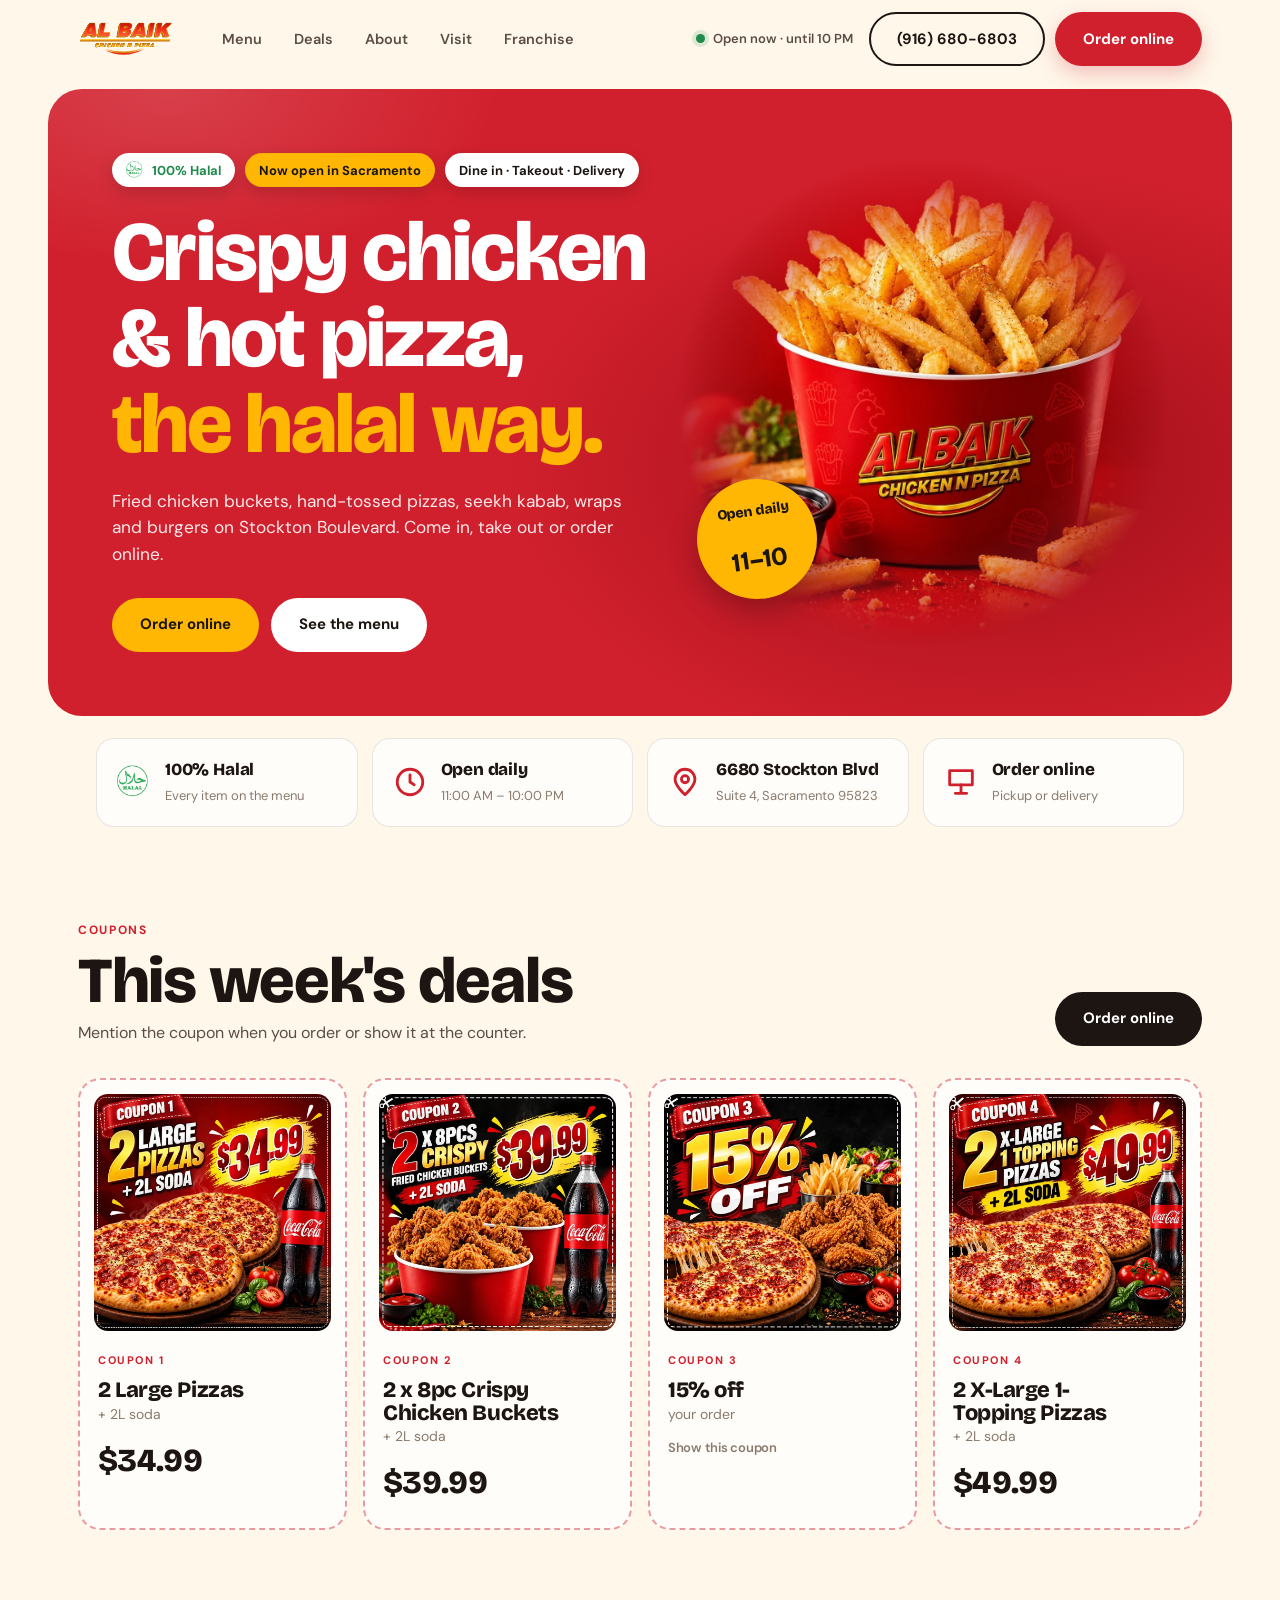
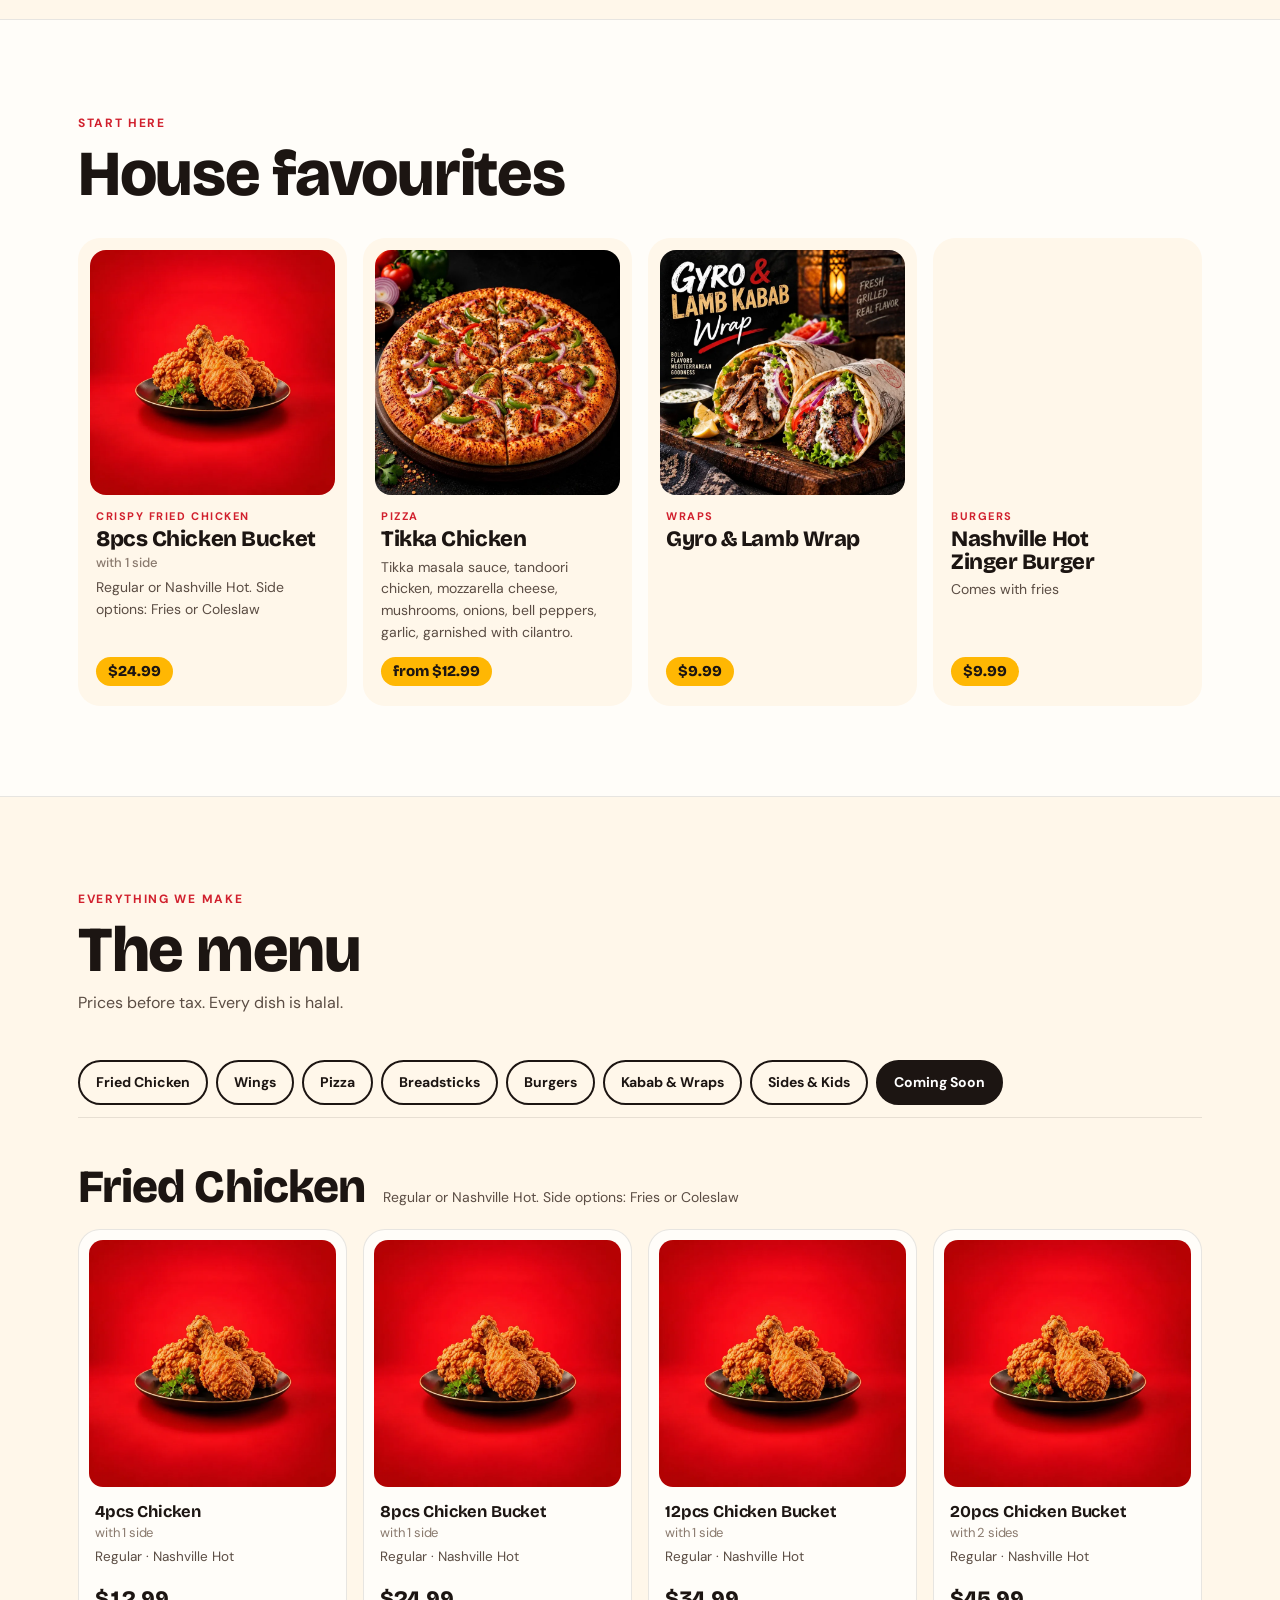
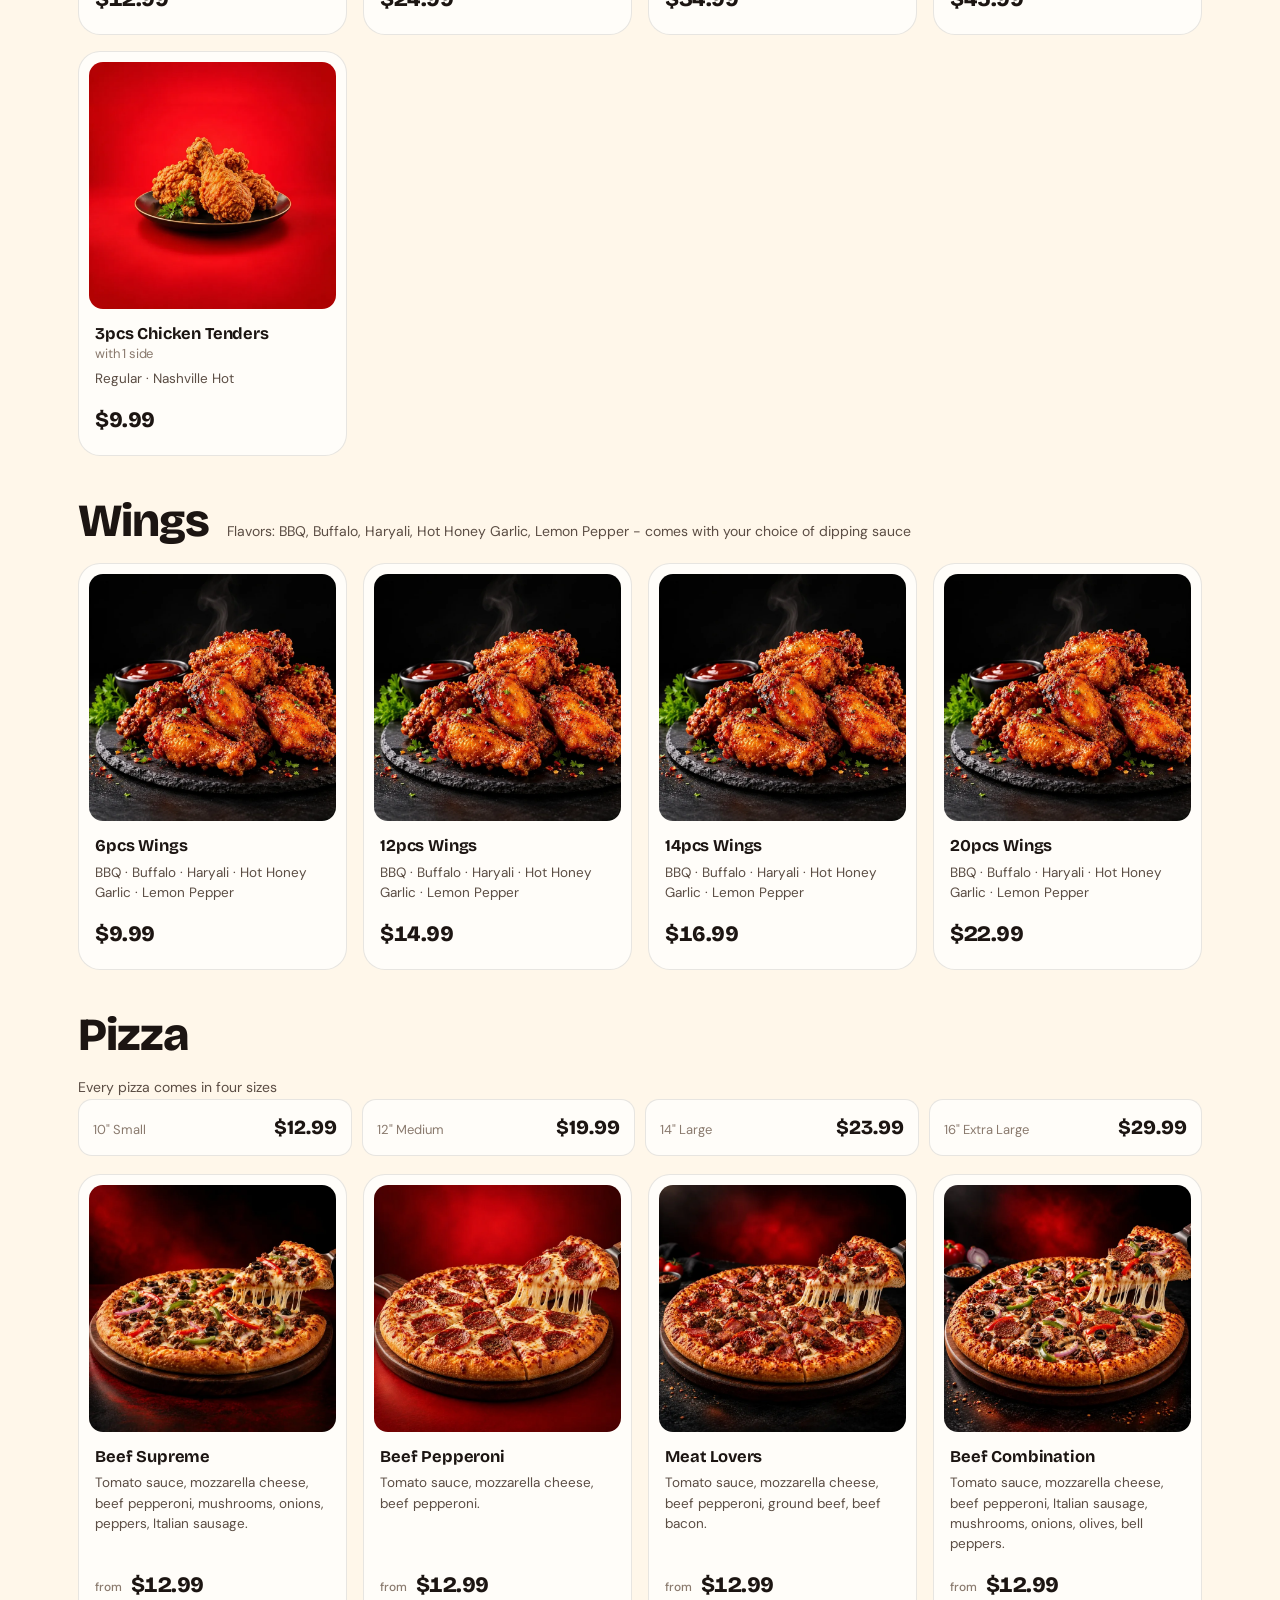
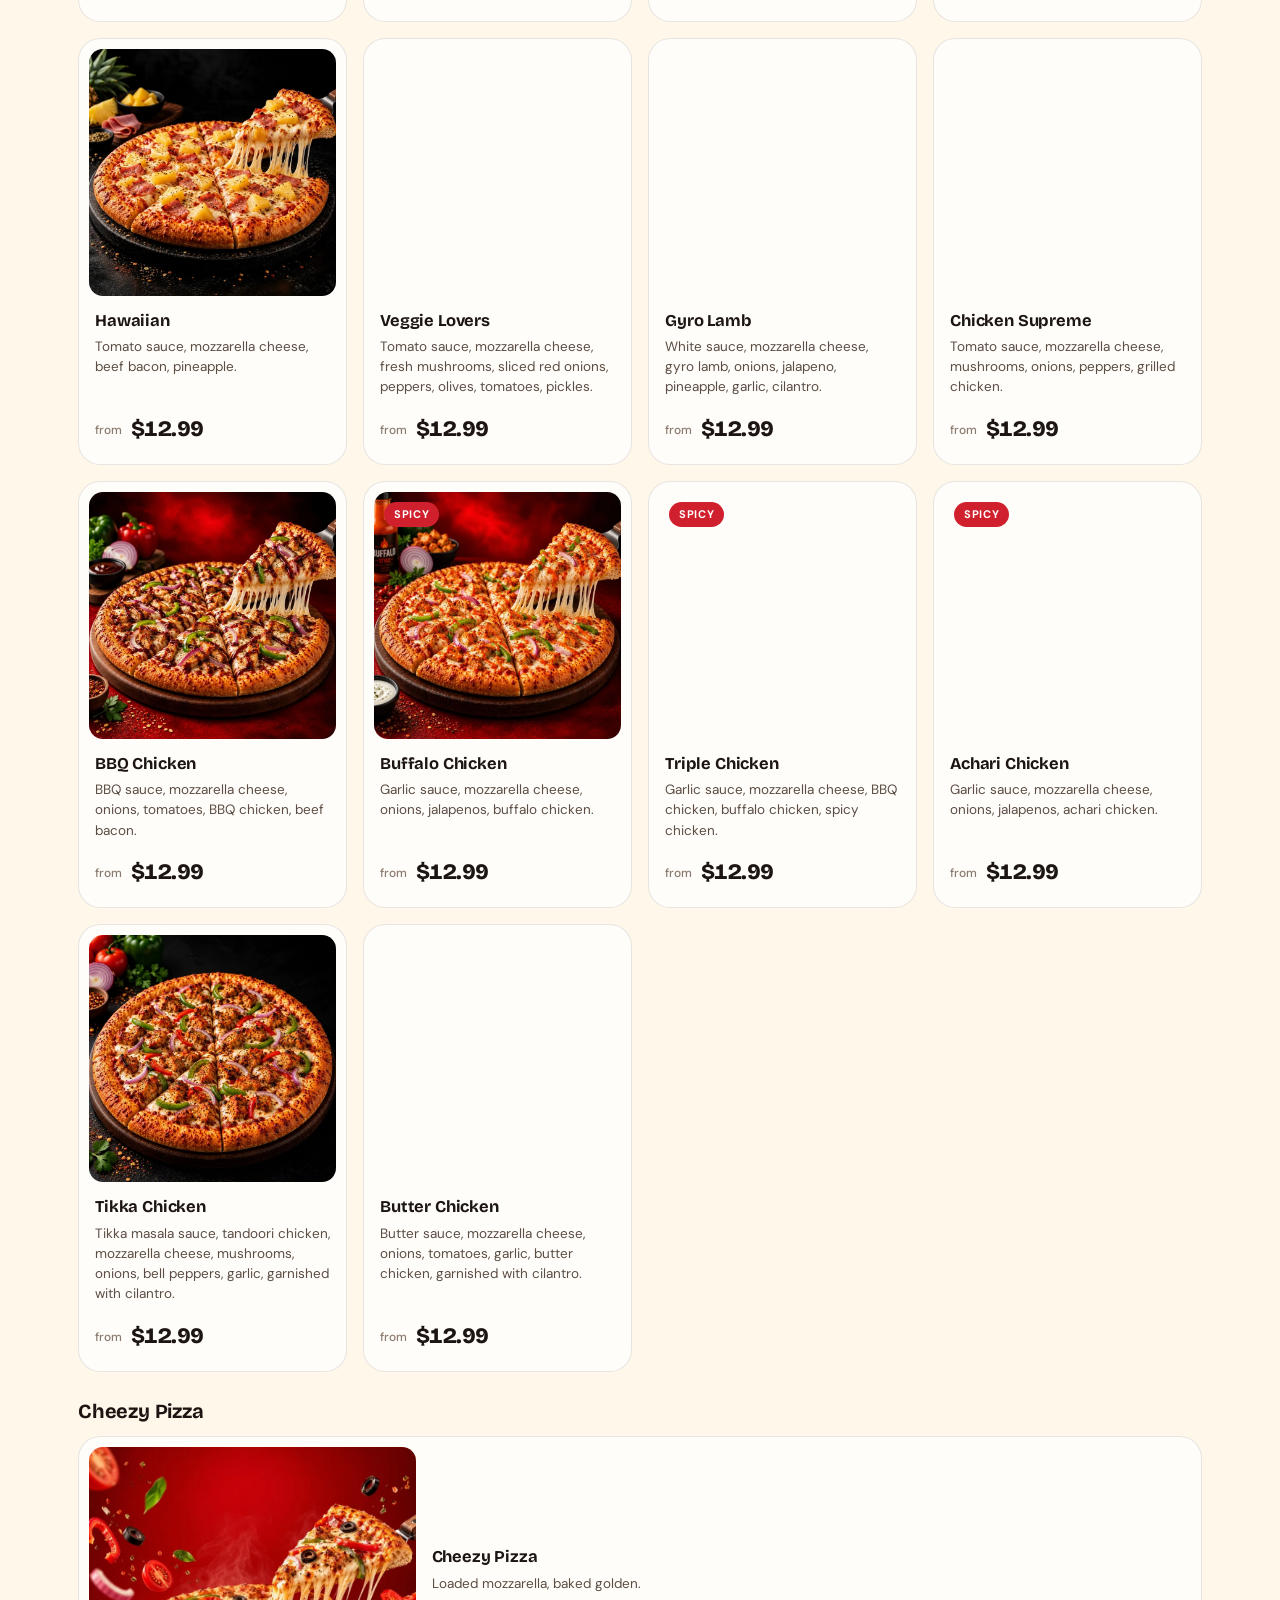
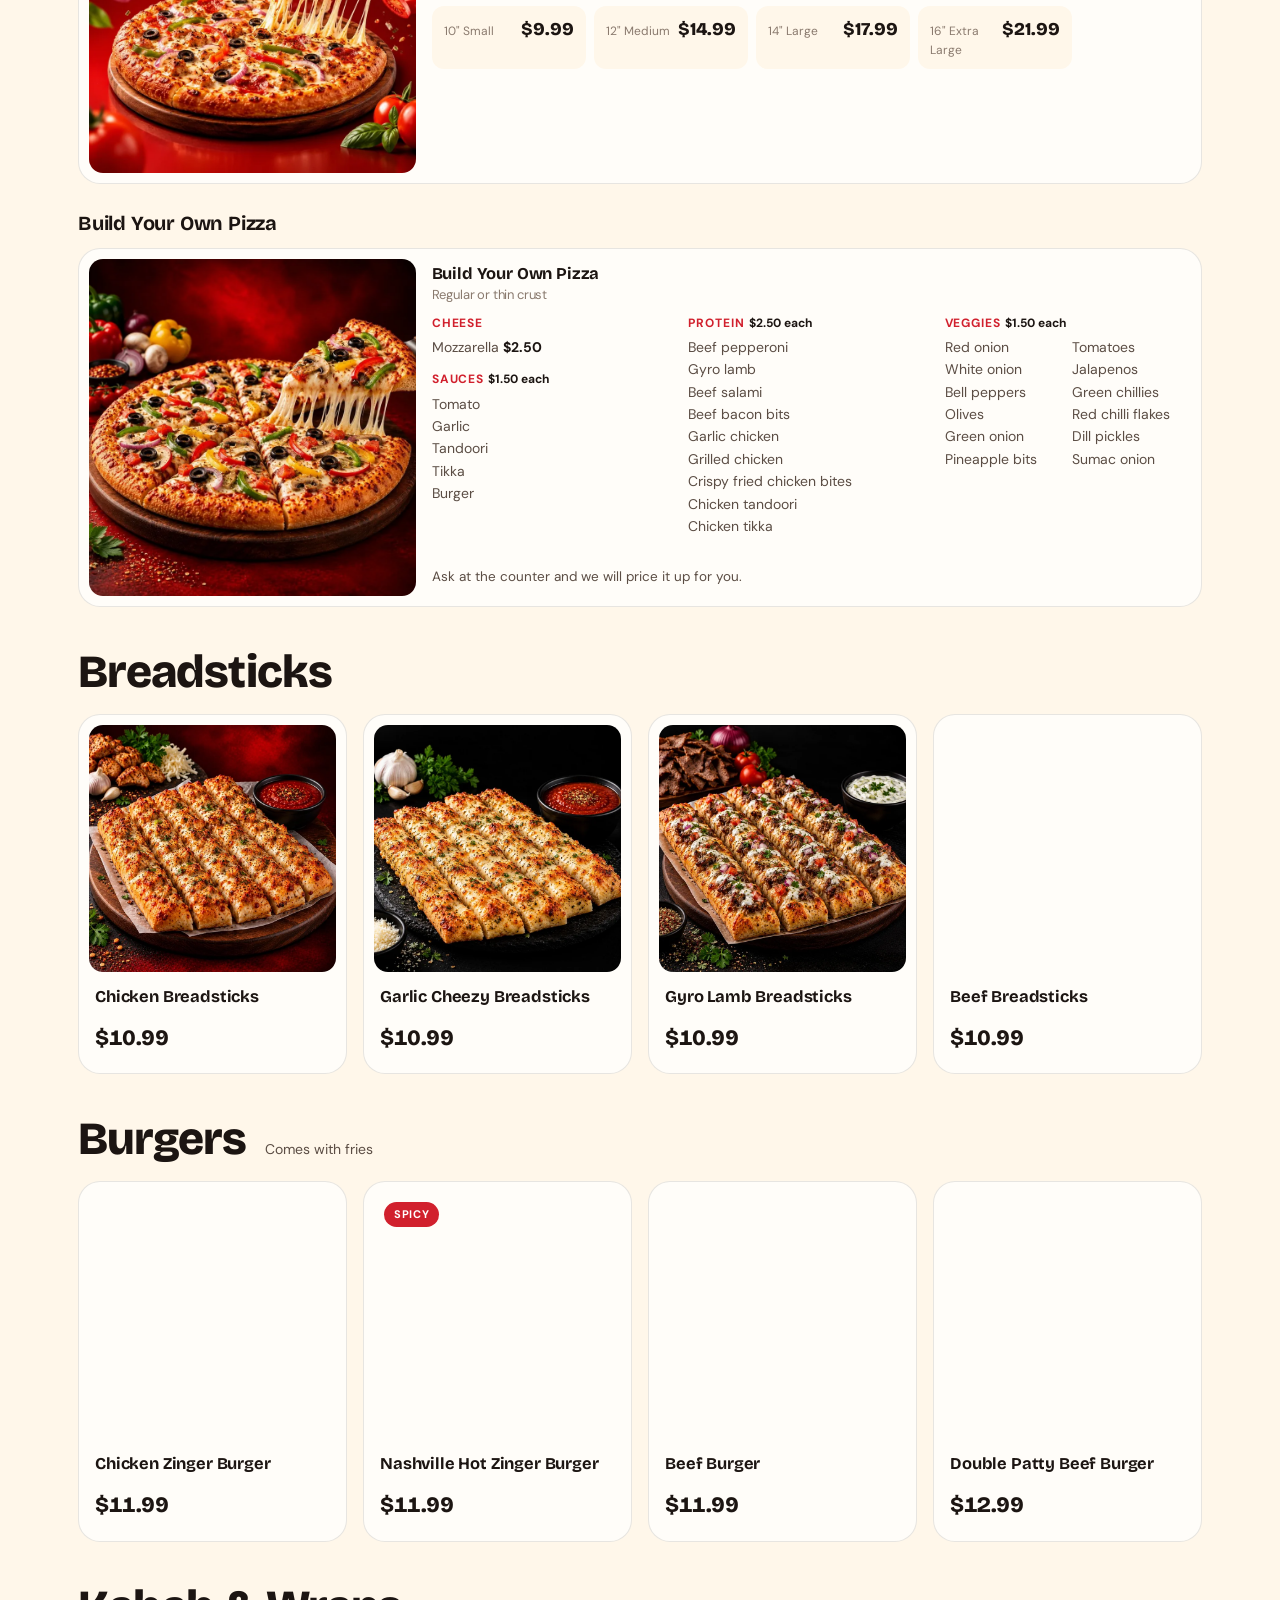
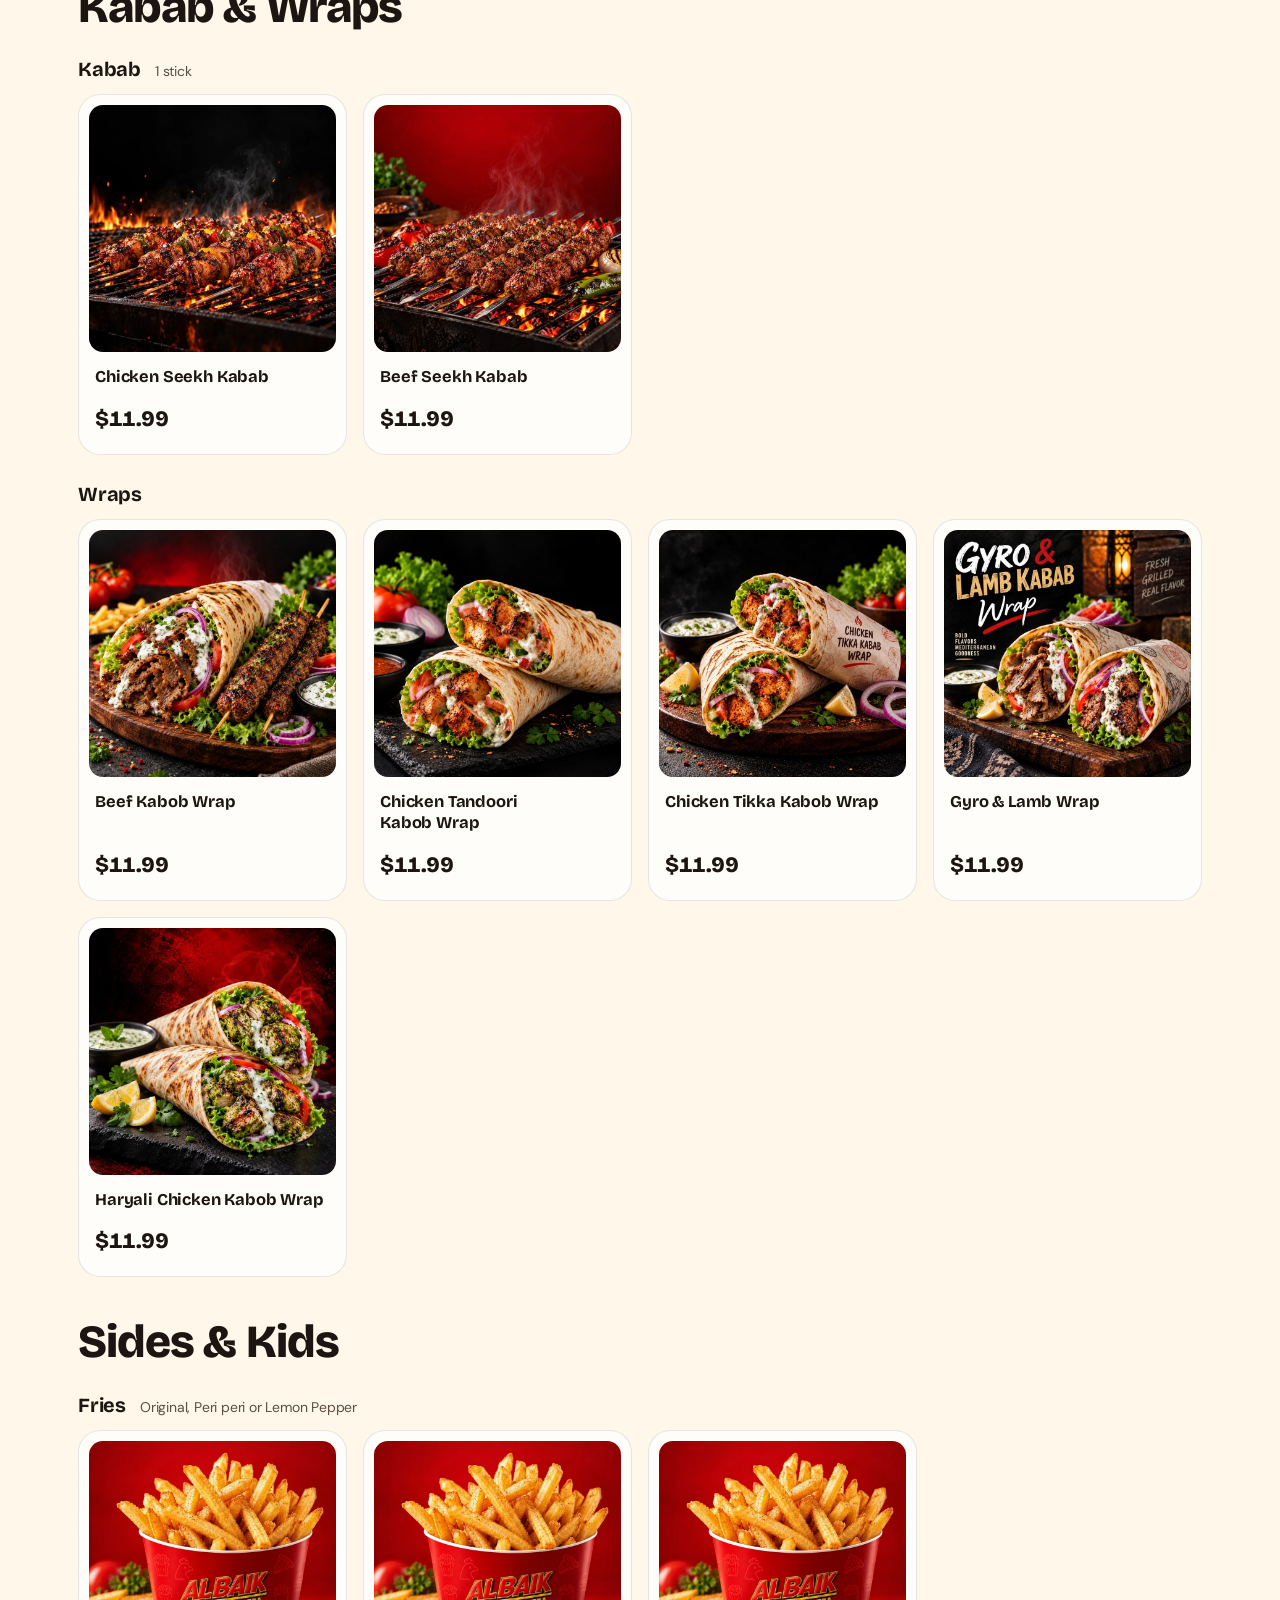
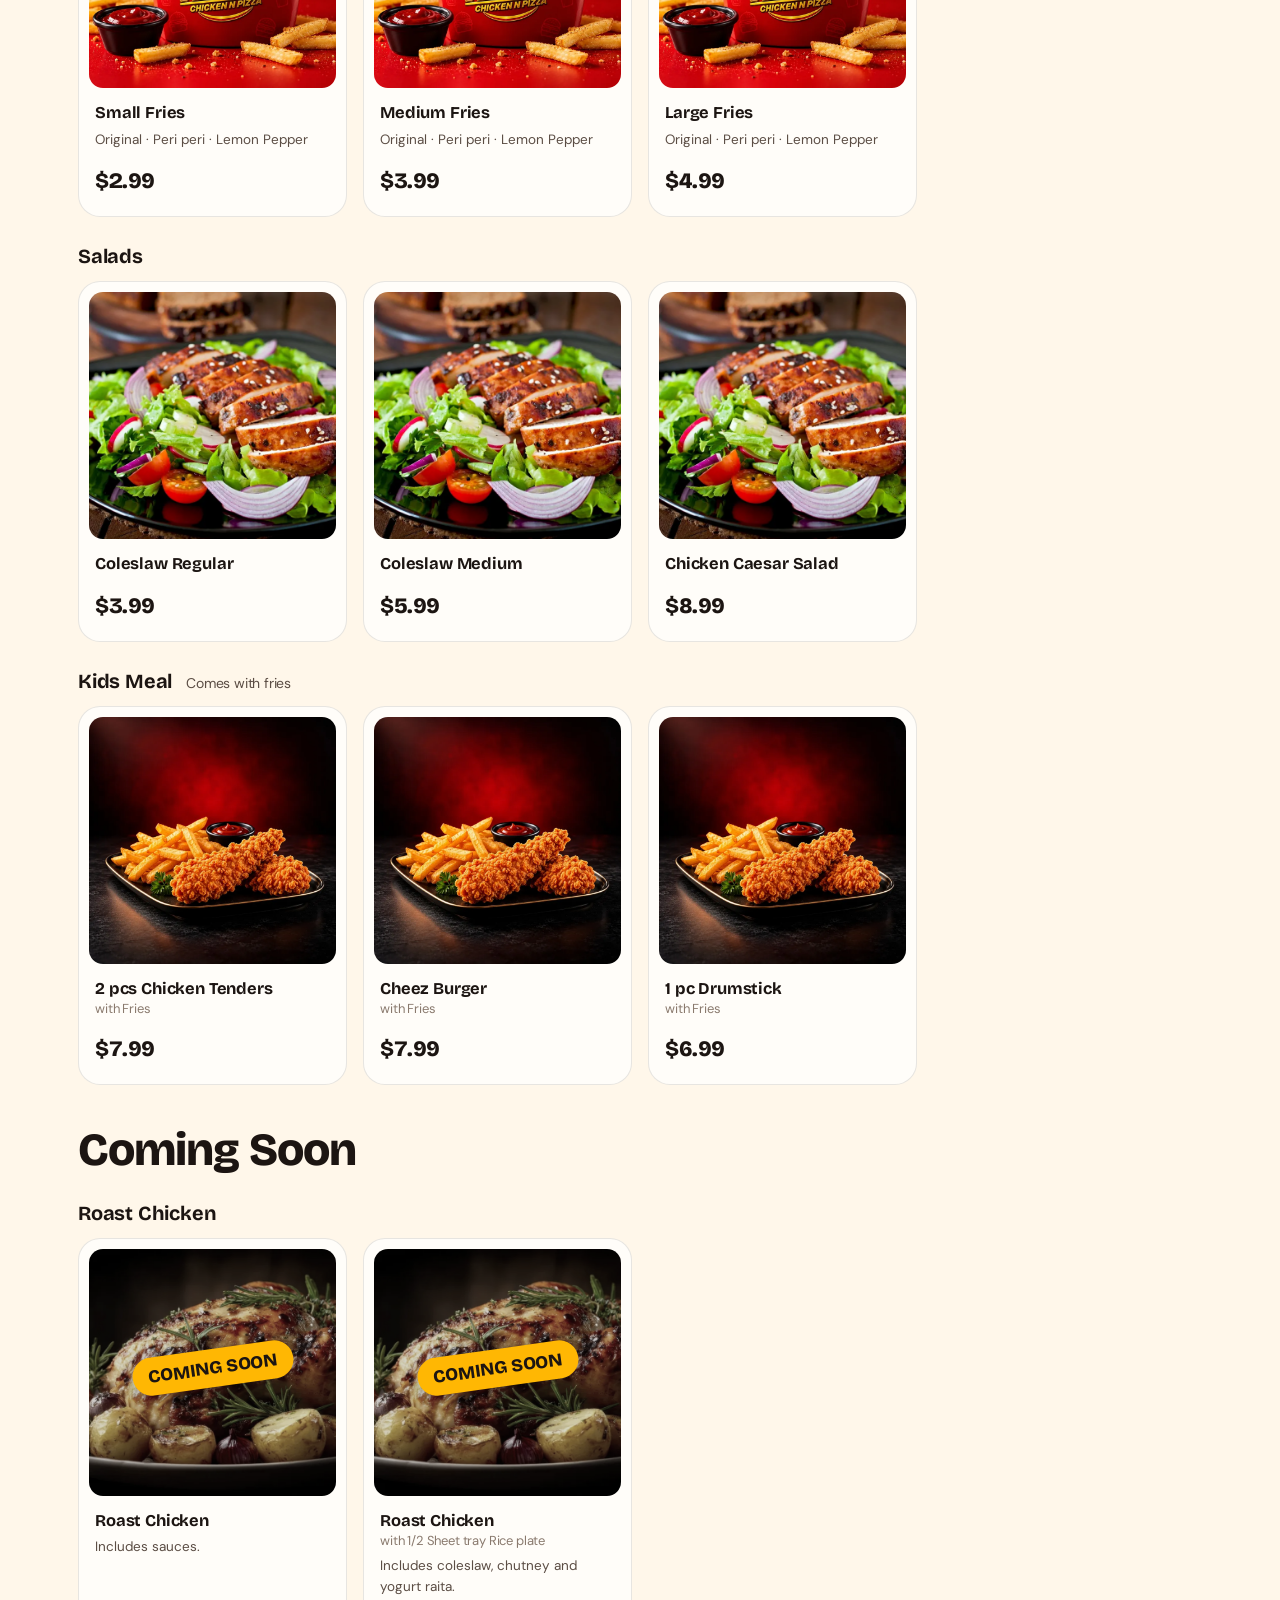
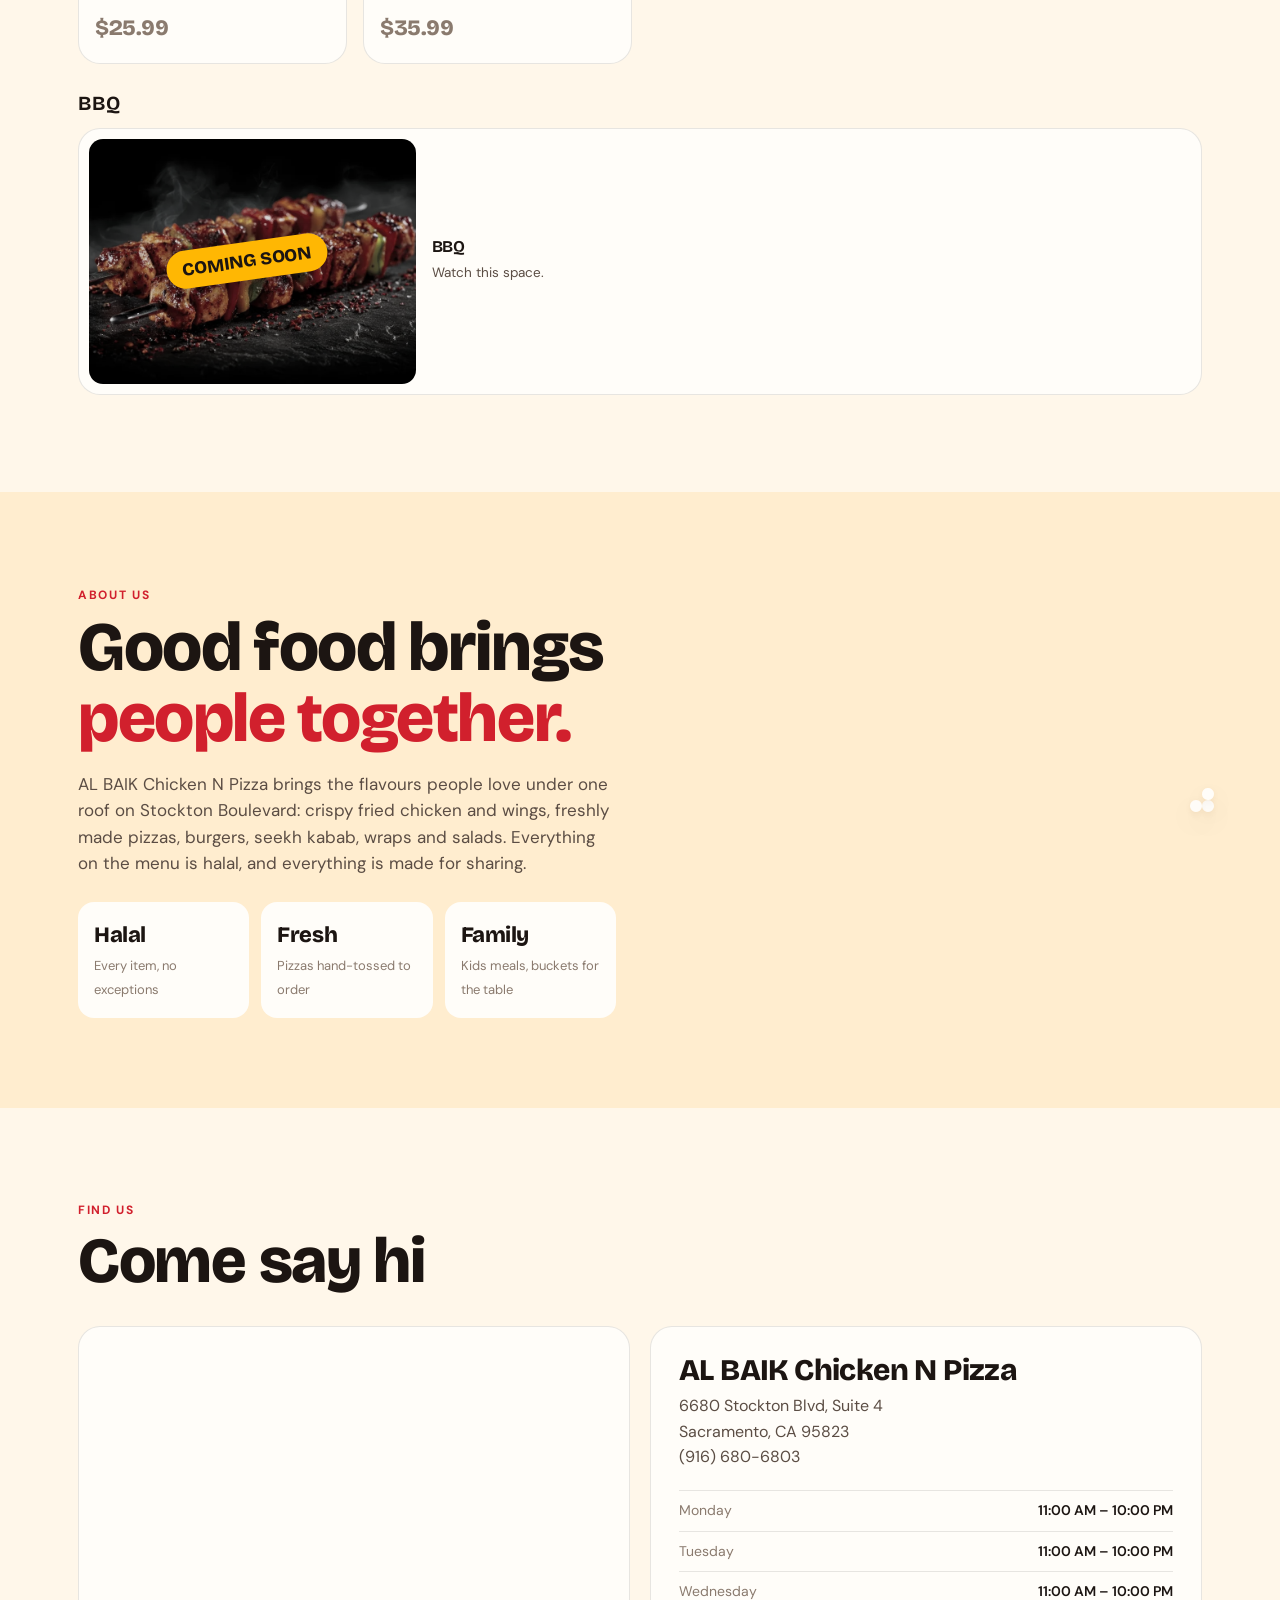
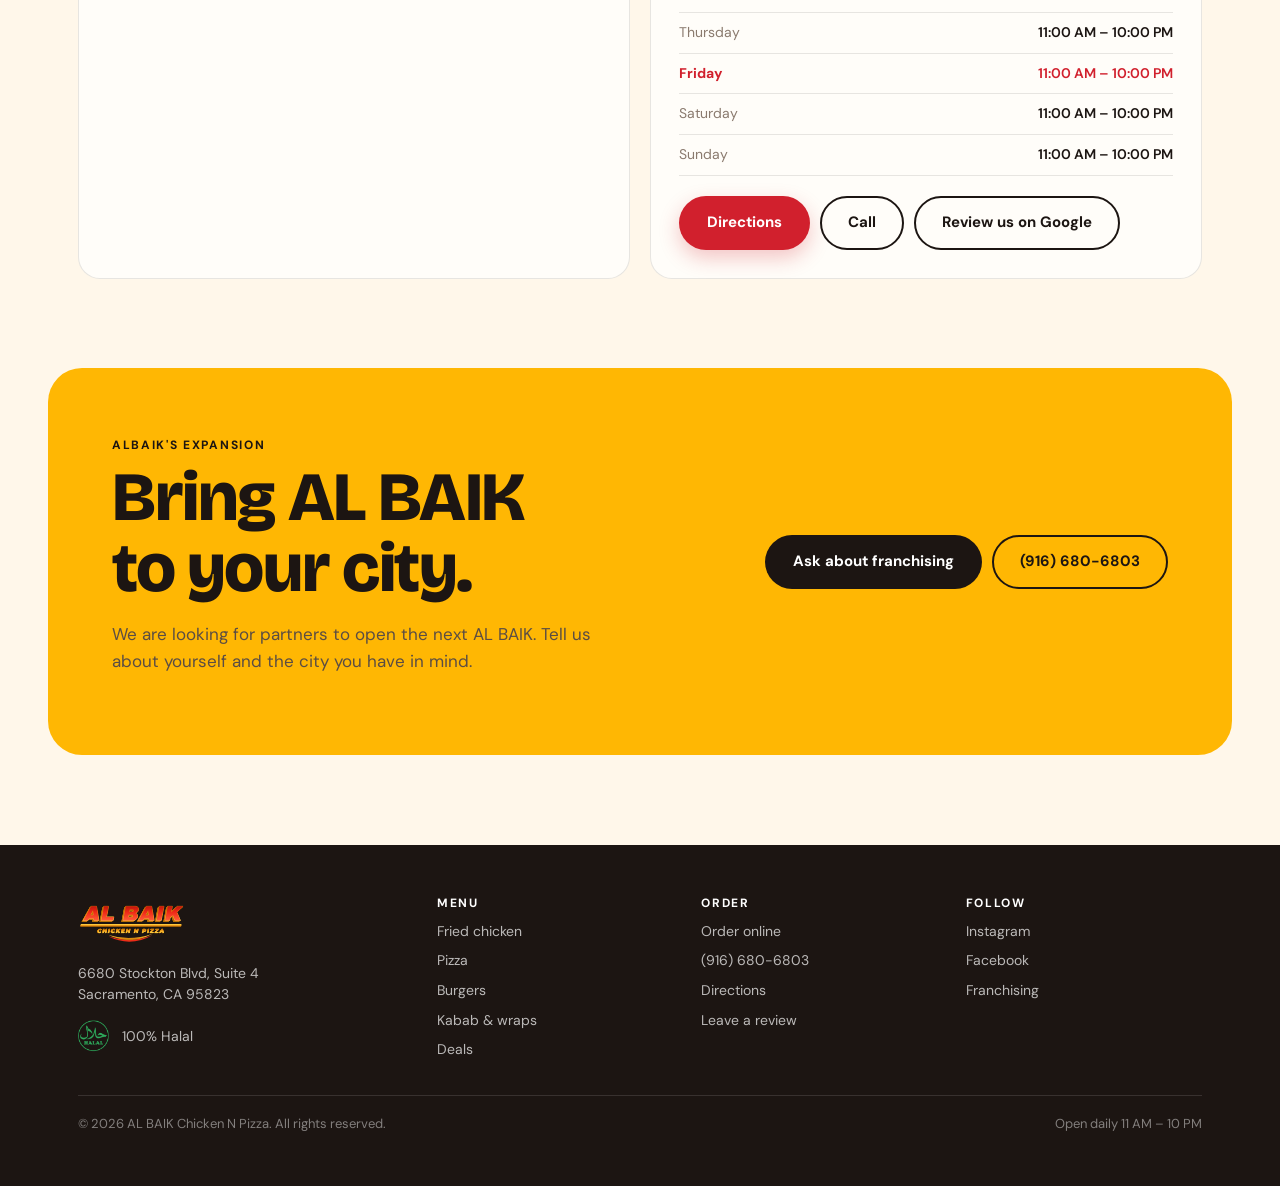
<file: demo/b/index.html>
<!doctype html>
<html lang="en">
<head>
<meta charset="utf-8">
<meta name="viewport" content="width=device-width, initial-scale=1">
<title>AL BAIK Chicken N Pizza</title>
<meta name="description" content="Crispy halal fried chicken, hand-tossed pizza, seekh kabab and wraps at 6680 Stockton Blvd, Sacramento. Dine in, take out or order online.">
<meta name="robots" content="noindex">
<meta name="theme-color" content="#fff7ea">
<link rel="icon" href="../img/logo.svg">
<link rel="preconnect" href="https://fonts.googleapis.com">
<link rel="preconnect" href="https://fonts.gstatic.com" crossorigin>
<link href="https://fonts.googleapis.com/css2?family=Bricolage+Grotesque:opsz,wght@12..96,500;12..96,700;12..96,800&family=DM+Sans:opsz,wght@9..40,400;9..40,500;9..40,600;9..40,700&display=swap" rel="stylesheet">
<style>
:root{
  --paper:#fff7ea; --paper2:#ffedcf; --white:#fffdf9; --ink:#1c1512; --ink2:#5b4d44; --muted:#8a7a6e;
  --red:#d1202d; --red-deep:#a4121c; --gold:#ffb703; --gold2:#ffd166; --green:#1f8a4c; --hair:rgba(28,21,18,.1);
  --shadow:0 10px 30px rgba(120,70,20,.10),0 2px 6px rgba(120,70,20,.06);
  --radius:22px; --wrap:1220px; --gutter:clamp(16px,4vw,48px);
  --display:"Bricolage Grotesque","Arial Black",system-ui,sans-serif; --body:"DM Sans",system-ui,-apple-system,"Segoe UI",sans-serif;
}
*{box-sizing:border-box}
html{scroll-behavior:smooth;-webkit-text-size-adjust:100%}
@media (prefers-reduced-motion:reduce){html{scroll-behavior:auto}}
body{margin:0;background:var(--paper);color:var(--ink);font-family:var(--body);font-size:16px;line-height:1.55;overflow-x:hidden}
img{display:block;max-width:100%;height:auto}
a{color:inherit;text-decoration:none}
h1,h2,h3,h4{margin:0;font-family:var(--display);font-weight:800;letter-spacing:-.02em;line-height:1.02;text-wrap:balance}
.skip{position:absolute;left:-999px;top:8px;background:var(--ink);color:#fff;padding:8px 12px;border-radius:8px;z-index:99}
.skip:focus{left:8px}
:focus-visible{outline:3px solid var(--red);outline-offset:3px}
.wrap{max-width:var(--wrap);margin:0 auto;padding:0 var(--gutter)}
.eyebrow{display:inline-block;font:700 12px/1 var(--body);letter-spacing:.14em;text-transform:uppercase;color:var(--red);margin-bottom:12px}
.btn{display:inline-flex;align-items:center;justify-content:center;gap:10px;min-height:54px;padding:0 26px;border-radius:999px;font:700 15px/1 var(--body);border:2px solid transparent;transition:transform .15s ease,background .2s,border-color .2s,box-shadow .2s;white-space:nowrap}
.btn:hover{transform:translateY(-2px)}
.btn-red{background:var(--red);color:#fff;box-shadow:0 8px 20px rgba(209,32,45,.25)}
.btn-red:hover{background:var(--red-deep)}
.btn-gold{background:var(--gold);color:var(--ink)}
.btn-gold:hover{background:var(--gold2)}
.btn-ink{background:var(--ink);color:#fff}
.btn-line{border-color:var(--ink);color:var(--ink)}
.btn-line:hover{background:var(--ink);color:#fff}
.btn-white{background:#fff;color:var(--ink)}

/* header */
.top{position:sticky;top:0;z-index:50;background:rgba(255,247,234,.85);backdrop-filter:blur(12px);-webkit-backdrop-filter:blur(12px);border-bottom:1px solid transparent;transition:border-color .3s}
.top.solid{border-bottom-color:var(--hair)}
.top .wrap{display:flex;align-items:center;gap:28px;height:78px}
.logo img{height:48px;width:auto}
.nav{display:flex;gap:4px;margin-left:6px}
.nav a{padding:9px 14px;border-radius:999px;font-weight:600;font-size:14.5px;color:var(--ink2)}
.nav a:hover{background:var(--paper2);color:var(--ink)}
.top .act{margin-left:auto;display:flex;gap:10px;align-items:center}
.status{display:inline-flex;align-items:center;gap:8px;font-size:13px;font-weight:600;color:var(--ink2);margin-right:6px}
.status i{width:9px;height:9px;border-radius:50%;background:var(--green);box-shadow:0 0 0 4px rgba(31,138,76,.15)}
.status.closed i{background:var(--red);box-shadow:0 0 0 4px rgba(209,32,45,.15)}
@media (max-width:960px){.nav,.top .act .btn-line,.status{display:none}.top .wrap{height:66px}.logo img{height:40px}}

/* hero */
.hero{padding:10px var(--gutter) 0}
.hero-panel{position:relative;max-width:calc(var(--wrap) + 2*var(--gutter));margin:0 auto;background:var(--red);color:#fff;border-radius:34px;overflow:hidden;isolation:isolate}
.hero-panel::before{content:"";position:absolute;inset:0;z-index:-1;background:
  radial-gradient(60% 70% at 80% 60%,rgba(120,0,8,.55),transparent 70%),
  radial-gradient(40% 40% at 10% 0%,rgba(255,255,255,.14),transparent 70%)}
.hero-in{display:grid;grid-template-columns:1.05fr .95fr;align-items:center;gap:24px;padding:clamp(36px,5vw,72px) clamp(24px,5vw,72px);min-height:600px}
.hero h1{font-size:clamp(44px,6.6vw,96px);margin:0 0 20px;font-variation-settings:"opsz" 96}
.hero h1 mark{background:none;color:var(--gold);position:relative;white-space:nowrap}
.hero .lede{font-size:clamp(16px,1.35vw,19px);max-width:520px;color:rgba(255,255,255,.9);margin:0 0 30px}
.hero .cta{display:flex;flex-wrap:wrap;gap:12px}
.hero .stickers{display:flex;flex-wrap:wrap;gap:10px;margin:0 0 22px;padding:0;list-style:none}
.hero .stickers li{background:#fff;color:var(--ink);border-radius:999px;padding:8px 14px;font:700 13px/1 var(--body);display:inline-flex;align-items:center;gap:8px;box-shadow:0 6px 16px rgba(0,0,0,.15)}
.hero .stickers li.g{background:var(--gold)}
.hero .stickers li.h{background:#fff;color:var(--green)}
.hero .stickers img{width:18px;height:18px}
.hero-art{position:relative;display:flex;justify-content:center}
.hero-art img{width:min(100%,580px);aspect-ratio:1;object-fit:cover;
  -webkit-mask-image:radial-gradient(closest-side,#000 60%,transparent 100%);mask-image:radial-gradient(closest-side,#000 60%,transparent 100%)}
.hero-art .badge{position:absolute;left:4%;bottom:10%;background:var(--gold);color:var(--ink);border-radius:50%;width:120px;height:120px;display:grid;place-items:center;text-align:center;font:800 14px/1.1 var(--display);transform:rotate(-8deg);box-shadow:0 12px 30px rgba(0,0,0,.25);padding:10px}
.hero-art .badge b{display:block;font-size:26px}
@media (max-width:960px){
  .hero{padding:8px 10px 0}.hero-panel{border-radius:26px}
  .hero-in{grid-template-columns:1fr;min-height:0;padding:28px 22px 32px;gap:6px}
  .hero-art{order:-1}.hero-art img{width:min(76vw,360px)}
  .hero-art .badge{width:96px;height:96px;font-size:12px;left:2%;bottom:6%}.hero-art .badge b{font-size:20px}
}

/* trust row */
.trust{display:grid;grid-template-columns:repeat(4,1fr);gap:14px;margin-top:22px}
.trust>div{background:var(--white);border:1px solid var(--hair);border-radius:18px;padding:18px 20px;display:flex;align-items:center;gap:14px}
.trust p{margin:0}
.trust img,.trust svg{width:34px;height:34px;flex:none}
.trust b{display:block;font-family:var(--display);font-weight:800;font-size:17px;letter-spacing:-.01em}
.trust span{font-size:13px;color:var(--muted)}
@media (max-width:960px){.trust{grid-template-columns:1fr 1fr}}
@media (max-width:520px){.trust{grid-template-columns:1fr 1fr;gap:10px}.trust>div{padding:14px;flex-direction:column;align-items:flex-start;gap:8px}}

/* sections */
section.block{padding:clamp(56px,7vw,100px) 0}
.sec-head{display:flex;align-items:end;justify-content:space-between;gap:24px;margin-bottom:32px;flex-wrap:wrap}
.sec-head h2{font-size:clamp(36px,5vw,64px)}
.sec-head p{margin:8px 0 0;color:var(--ink2);max-width:520px}

/* deals */
.deals{display:grid;grid-template-columns:repeat(4,1fr);gap:16px}
.deal{position:relative;background:var(--white);border:2px dashed rgba(209,32,45,.45);border-radius:var(--radius);overflow:hidden;transition:transform .2s,box-shadow .2s}
.deal:hover{transform:translateY(-4px);box-shadow:var(--shadow)}
.deal-img{padding:14px 14px 0}
.deal-img img{aspect-ratio:1;object-fit:cover;border-radius:14px}
.deal-b{padding:16px 18px 20px}
.deal-n{font:700 11px/1 var(--body);letter-spacing:.14em;text-transform:uppercase;color:var(--red)}
.deal-b h3{font-size:22px;margin:8px 0 2px}
.deal-b p{margin:0;color:var(--muted);font-size:14px}
.deal-p{font-family:var(--display);font-weight:800;font-size:32px;color:var(--ink);margin-top:10px;font-variant-numeric:tabular-nums;letter-spacing:-.02em}
.deal-p.pct{font:600 13px/1.3 var(--body);color:var(--muted);margin-top:14px}
@media (max-width:1000px){.deals{grid-template-columns:repeat(2,1fr)}}
@media (max-width:560px){.deals{display:flex;overflow-x:auto;scroll-snap-type:x mandatory;gap:12px;margin:0 calc(-1*var(--gutter));padding:0 var(--gutter) 8px;scrollbar-width:none}.deals::-webkit-scrollbar{display:none}.deal{flex:0 0 76%;scroll-snap-align:start}}

/* favourites */
#favs{background:var(--white);border-top:1px solid var(--hair);border-bottom:1px solid var(--hair)}
.favs{display:grid;grid-template-columns:repeat(4,1fr);gap:16px}
.fav{display:flex;flex-direction:column;background:var(--paper);border-radius:var(--radius);overflow:hidden;transition:transform .2s,box-shadow .2s}
.fav:hover{transform:translateY(-4px);box-shadow:var(--shadow)}
.fav .ph{padding:12px 12px 0}
.fav .ph img{aspect-ratio:1;object-fit:cover;border-radius:16px}
.fav .fb{padding:16px 18px 20px;display:flex;flex-direction:column;gap:6px;flex:1}
.fav-cat{font:700 11px/1 var(--body);letter-spacing:.14em;text-transform:uppercase;color:var(--red)}
.fav h3{font-size:22px}
.fav h3 small{display:block;font:500 13px/1.3 var(--body);letter-spacing:0;color:var(--muted);margin-top:4px}
.fav p{margin:0;color:var(--ink2);font-size:14px;flex:1}
.fav .pr{display:inline-block;align-self:flex-start;background:var(--gold);border-radius:999px;padding:7px 12px;font:800 15px/1 var(--display);margin-top:8px}
@media (max-width:1000px){.favs{grid-template-columns:repeat(2,1fr)}}
@media (max-width:560px){.favs{gap:10px}.fav .fb{padding:12px 14px 16px}.fav h3{font-size:18px}.fav .ph{padding:8px 8px 0}}

/* menu */
.cats{position:sticky;top:78px;z-index:40;display:flex;gap:8px;overflow-x:auto;padding:12px 0;margin:0 0 12px;background:rgba(255,247,234,.94);backdrop-filter:blur(10px);-webkit-backdrop-filter:blur(10px);scrollbar-width:none;border-bottom:1px solid var(--hair)}
.cats::-webkit-scrollbar{display:none}
.cats a{flex:none;padding:10px 16px;border-radius:999px;border:2px solid var(--ink);font-weight:700;font-size:14px;color:var(--ink);background:transparent}
.cats a.on{background:var(--ink);color:#fff}
@media (max-width:960px){.cats{top:66px}}
.cat{padding:34px 0 8px;scroll-margin-top:150px}
.cat-head{display:flex;align-items:baseline;gap:18px;flex-wrap:wrap;margin-bottom:18px}
.cat-head h3{font-size:clamp(30px,4vw,46px)}
.note{margin:0;color:var(--ink2);font-size:14px}
.sub-h{font:700 20px/1.3 var(--display);letter-spacing:-.01em;margin:26px 0 12px;display:flex;flex-wrap:wrap;gap:6px 14px;align-items:baseline}
.sub-h .note{font-family:var(--body);font-weight:400}
.sizebar{display:grid;grid-template-columns:repeat(4,1fr);gap:10px;list-style:none;margin:0 0 18px;padding:0}
.sizebar li{background:var(--white);border:1px solid var(--hair);border-radius:14px;padding:12px 14px;display:flex;justify-content:space-between;align-items:baseline;gap:8px}
.sizebar span{font-size:13px;color:var(--muted)}
.sizebar b{font-family:var(--display);font-weight:800;font-size:20px}
@media (max-width:640px){.sizebar{grid-template-columns:1fr 1fr;gap:8px}}
.cards{display:grid;grid-template-columns:repeat(auto-fill,minmax(230px,1fr));gap:16px}
.cards.one{grid-template-columns:1fr}
.card{background:var(--white);border:1px solid var(--hair);border-radius:var(--radius);overflow:hidden;display:flex;flex-direction:column;transition:transform .2s,box-shadow .2s}
.card:hover{transform:translateY(-3px);box-shadow:var(--shadow)}
.card .ph{position:relative;padding:10px 10px 0}
.card .ph img{aspect-ratio:1;object-fit:cover;border-radius:14px}
.card .cb{padding:14px 16px 18px;display:flex;flex-direction:column;gap:6px;flex:1}
.card h4{font:700 16.5px/1.3 var(--display);letter-spacing:-.01em}
.card h4 small{display:block;font:400 13px/1.3 var(--body);color:var(--muted);margin-top:2px}
.card .d{margin:0;color:var(--ink2);font-size:13.5px;line-height:1.5}
.card .pr{margin-top:auto;padding-top:8px;font-family:var(--display);font-weight:800;font-size:22px;font-variant-numeric:tabular-nums;letter-spacing:-.02em}
.card .pr .from{font:500 12px/1 var(--body);color:var(--muted);margin-right:4px;vertical-align:middle;letter-spacing:0}
.chip-spicy{position:absolute;left:20px;top:20px;background:var(--red);color:#fff;font:700 11px/1 var(--body);letter-spacing:.06em;text-transform:uppercase;padding:7px 10px;border-radius:999px}
.card.soon .ph img{filter:saturate(.5) brightness(.85)}
.card.soon .pr{color:var(--muted)}
.stamp{position:absolute;left:50%;top:50%;transform:translate(-50%,-50%) rotate(-8deg);background:var(--gold);color:var(--ink);font:800 18px/1 var(--display);text-transform:uppercase;padding:10px 16px;border-radius:999px;white-space:nowrap;box-shadow:0 8px 20px rgba(0,0,0,.2)}
.ladder{list-style:none;margin:6px 0 0;padding:0;display:grid;grid-template-columns:1fr 1fr;gap:8px}
.ladder li{background:var(--paper);border-radius:12px;padding:10px 12px;display:flex;justify-content:space-between;align-items:baseline}
.ladder span{font-size:12px;color:var(--muted)}
.ladder b{font-family:var(--display);font-weight:800;font-size:18px}
.card.byo,.card.wide{flex-direction:row}
.card.byo .ph,.card.wide .ph{flex:0 0 30%;padding:10px 0 10px 10px}
.card.byo .ph img,.card.wide .ph img{height:100%;aspect-ratio:auto}
.card.wide .ladder{grid-template-columns:repeat(4,1fr);max-width:640px}
.card.wide .cb{justify-content:center}
.byo-cols{display:grid;grid-template-columns:repeat(3,1fr);gap:16px;margin:6px 0 10px}
.byo-cols h5{margin:0 0 6px;font:700 12px/1.2 var(--body);letter-spacing:.08em;text-transform:uppercase;color:var(--red)}
.byo-cols h5 b{color:var(--ink);letter-spacing:0;text-transform:none}
.byo-cols ul{margin:0 0 14px;padding:0;list-style:none;font-size:14px;color:var(--ink2);line-height:1.6}
.byo-cols ul.two{columns:2;column-gap:14px}
.byo-cols li b{color:var(--ink)}
@media (max-width:820px){.card.byo,.card.wide{flex-direction:column}.card.byo .ph,.card.wide .ph{flex:none;padding:10px 10px 0}.card.byo .ph img,.card.wide .ph img{aspect-ratio:16/7}.byo-cols{grid-template-columns:1fr}.card.wide .ladder{grid-template-columns:1fr 1fr}}
@media (max-width:560px){.cards{grid-template-columns:1fr 1fr;gap:10px}.card .ph{padding:8px 8px 0}.card .cb{padding:10px 12px 14px}.card h4{font-size:14.5px}.card .pr{font-size:19px}.card .d{display:none}.card.byo .d{display:block}.chip-spicy{left:16px;top:16px}}

/* about */
#about{background:var(--paper2)}
.about{display:grid;grid-template-columns:1fr 1fr;gap:48px;align-items:center}
.about h2{font-size:clamp(38px,5.4vw,72px)}
.about h2 mark{background:none;color:var(--red)}
.about p{color:var(--ink2);font-size:17px;max-width:540px}
.about .pillars{display:grid;grid-template-columns:1fr 1fr 1fr;gap:12px;margin-top:26px}
.about .pillars div{background:var(--white);border-radius:16px;padding:16px}
.about .pillars b{display:block;font-family:var(--display);font-weight:800;font-size:22px;letter-spacing:-.02em}
.about .pillars span{font-size:13px;color:var(--muted)}
.about .collage{position:relative;aspect-ratio:1;max-width:500px;margin-left:auto}
.about .collage img{position:absolute;object-fit:cover;box-shadow:var(--shadow);border:6px solid var(--white)}
.about .collage .c1{left:0;top:0;width:62%;aspect-ratio:1;border-radius:36px}
.about .collage .c2{right:0;top:18%;width:46%;aspect-ratio:1;border-radius:50%}
.about .collage .c3{left:18%;bottom:0;width:50%;aspect-ratio:1;border-radius:36px;transform:rotate(-4deg)}
@media (max-width:900px){.about{grid-template-columns:1fr}.about .collage{margin:0 auto;max-width:400px}}
@media (max-width:560px){.about .pillars{grid-template-columns:1fr}}

/* visit */
.visit{display:grid;grid-template-columns:1fr 1fr;gap:20px}
.map{border-radius:var(--radius);overflow:hidden;border:1px solid var(--hair);min-height:380px;background:var(--white)}
.map iframe{width:100%;height:100%;min-height:380px;border:0;display:block}
.vcard{background:var(--white);border:1px solid var(--hair);border-radius:var(--radius);padding:28px}
.vcard h3{font-size:30px;margin-bottom:8px}
.vcard address{font-style:normal;color:var(--ink2);line-height:1.6}
.vcard .hours{margin:20px 0;padding:0;list-style:none;border-top:1px solid var(--hair)}
.vcard .hours li{display:flex;justify-content:space-between;padding:9px 0;border-bottom:1px solid var(--hair);font-size:14px}
.vcard .hours span{color:var(--muted)}
.vcard .hours b{font-weight:600;font-variant-numeric:tabular-nums}
.vcard .hours li.today{color:var(--red)}
.vcard .hours li.today span{color:var(--red);font-weight:700}
.vcard .cta{display:flex;flex-wrap:wrap;gap:10px}
@media (max-width:900px){.visit{grid-template-columns:1fr}}

/* franchise */
#franchise{padding:0 var(--gutter) clamp(56px,7vw,100px)}
.fr{max-width:calc(var(--wrap) + 2*var(--gutter));margin:0 auto;background:var(--gold);border-radius:34px;padding:clamp(36px,5vw,72px);display:grid;grid-template-columns:1.2fr .8fr;align-items:center;gap:32px}
.fr h2{font-size:clamp(38px,5.4vw,72px)}
.fr .eyebrow{color:var(--ink)}
.fr p{font-size:17px;max-width:520px;color:var(--ink2)}
.fr .cta{display:flex;flex-wrap:wrap;gap:10px;justify-content:flex-end}
@media (max-width:900px){.fr{grid-template-columns:1fr;border-radius:26px}.fr .cta{justify-content:flex-start}}

/* footer */
footer{background:var(--ink);color:rgba(255,255,255,.7);padding:52px 0 110px;font-size:14px}
.foot{display:grid;grid-template-columns:1.4fr 1fr 1fr 1fr;gap:28px}
.foot img.fl{height:54px;width:auto;margin-bottom:12px}
.foot h4{font:700 12px/1 var(--body);letter-spacing:.14em;text-transform:uppercase;color:#fff;margin-bottom:12px}
.foot ul{list-style:none;margin:0;padding:0;display:grid;gap:8px}
.foot a:hover{color:#fff}
.foot .halal{display:flex;align-items:center;gap:10px;margin-top:14px}
.foot .halal img{width:34px;height:34px}
.copy{margin-top:34px;padding-top:18px;border-top:1px solid rgba(255,255,255,.12);display:flex;justify-content:space-between;flex-wrap:wrap;gap:8px;font-size:13px;color:rgba(255,255,255,.45)}
@media (max-width:900px){.foot{grid-template-columns:1fr 1fr}}
@media (min-width:961px){footer{padding-bottom:52px}}

/* mobile action bar */
.mbar{position:fixed;left:0;right:0;bottom:0;z-index:60;display:none;gap:10px;padding:10px var(--gutter) calc(10px + env(safe-area-inset-bottom));background:rgba(255,247,234,.94);backdrop-filter:blur(12px);-webkit-backdrop-filter:blur(12px);border-top:1px solid var(--hair)}
.mbar .btn{flex:1;min-height:50px}
@media (max-width:960px){.mbar{display:flex}}

/* reveal */
.rv{opacity:0;transform:translateY(18px);transition:opacity .6s ease,transform .6s ease}
.rv.in{opacity:1;transform:none}
@media (prefers-reduced-motion:reduce){.rv{opacity:1;transform:none;transition:none}}
</style>
</head>
<body>
<a class="skip" href="#menu">Skip to menu</a>

<header class="top" id="top">
  <div class="wrap">
    <a class="logo" href="#" aria-label="AL BAIK Chicken N Pizza"><img src="../img/logo.svg" alt="AL BAIK Chicken N Pizza" width="180" height="98"></a>
    <nav class="nav" aria-label="Site">
      <a href="#menu">Menu</a><a href="#deals">Deals</a><a href="#about">About</a><a href="#visit">Visit</a><a href="#franchise">Franchise</a>
    </nav>
    <div class="act">
      <span class="status" id="status"><i></i><span>Open now</span></span>
      <a class="btn btn-line" href="tel:+19166806803">(916) 680-6803</a>
      <a class="btn btn-red" href="https://albaikpizzaca.com" target="_blank" rel="noopener">Order online</a>
    </div>
  </div>
</header>

<section class="hero">
  <div class="hero-panel">
    <div class="hero-in">
      <div class="hero-txt">
        <ul class="stickers">
          <li class="h"><img src="../img/halal.png" alt="" width="18" height="18">100% Halal</li>
          <li class="g">Now open in Sacramento</li>
          <li>Dine in · Takeout · Delivery</li>
        </ul>
        <h1>Crispy chicken &amp; hot pizza, <mark>the halal way.</mark></h1>
        <p class="lede">Fried chicken buckets, hand-tossed pizzas, seekh kabab, wraps and burgers on Stockton Boulevard. Come in, take out or order online.</p>
        <div class="cta">
          <a class="btn btn-gold" href="https://albaikpizzaca.com" target="_blank" rel="noopener">Order online</a>
          <a class="btn btn-white" href="#menu">See the menu</a>
        </div>
      </div>
      <div class="hero-art">
        <img src="../img/fries-xl.webp" alt="AL BAIK fries bucket" width="1200" height="1200" fetchpriority="high">
        <span class="badge" aria-hidden="true">Open daily<b>11–10</b></span>
      </div>
    </div>
  </div>
  <div class="wrap">
    <div class="trust">
      <div><img src="../img/halal.png" alt="" width="34" height="34"><p><b>100% Halal</b><span>Every item on the menu</span></p></div>
      <div><svg viewBox="0 0 24 24" fill="none" stroke="currentColor" stroke-width="2" stroke-linecap="round" stroke-linejoin="round" style="color:var(--red)"><circle cx="12" cy="12" r="9"/><path d="M12 7v5l3 2"/></svg><p><b>Open daily</b><span>11:00 AM – 10:00 PM</span></p></div>
      <div><svg viewBox="0 0 24 24" fill="none" stroke="currentColor" stroke-width="2" stroke-linecap="round" stroke-linejoin="round" style="color:var(--red)"><path d="M12 21s-7-6.2-7-11a7 7 0 0 1 14 0c0 4.8-7 11-7 11z"/><circle cx="12" cy="10" r="2.5"/></svg><p><b>6680 Stockton Blvd</b><span>Suite 4, Sacramento 95823</span></p></div>
      <div><svg viewBox="0 0 24 24" fill="none" stroke="currentColor" stroke-width="2" stroke-linecap="round" stroke-linejoin="round" style="color:var(--red)"><path d="M4 4h16v10H4z"/><path d="M8 20h8M12 14v6"/></svg><p><b>Order online</b><span>Pickup or delivery</span></p></div>
    </div>
  </div>
</section>

<section class="block" id="deals">
  <div class="wrap">
    <div class="sec-head rv">
      <div><span class="eyebrow">Coupons</span><h2>This week's deals</h2><p>Mention the coupon when you order or show it at the counter.</p></div>
      <a class="btn btn-ink" href="https://albaikpizzaca.com" target="_blank" rel="noopener">Order online</a>
    </div>
    <div class="deals rv">
<article class="deal">
  <div class="deal-img"><img src="../img/deal1.webp" width="900" height="900" loading="lazy" decoding="async" alt="Coupon 1: 2 Large Pizzas + 2L soda"></div>
  <div class="deal-b">
    <span class="deal-n">Coupon 1</span>
    <h3>2 Large Pizzas</h3>
    <p>+ 2L soda</p>
    <div class="deal-p">$34.99</div>
  </div>
</article>
<article class="deal">
  <div class="deal-img"><img src="../img/deal2.webp" width="900" height="900" loading="lazy" decoding="async" alt="Coupon 2: 2 x 8pc Crispy Chicken Buckets + 2L soda"></div>
  <div class="deal-b">
    <span class="deal-n">Coupon 2</span>
    <h3>2 x 8pc Crispy Chicken Buckets</h3>
    <p>+ 2L soda</p>
    <div class="deal-p">$39.99</div>
  </div>
</article>
<article class="deal">
  <div class="deal-img"><img src="../img/deal3.webp" width="900" height="900" loading="lazy" decoding="async" alt="Coupon 3: 15% off your order"></div>
  <div class="deal-b">
    <span class="deal-n">Coupon 3</span>
    <h3>15% off</h3>
    <p>your order</p>
    <div class="deal-p pct">Show this coupon</div>
  </div>
</article>
<article class="deal">
  <div class="deal-img"><img src="../img/deal4.webp" width="900" height="900" loading="lazy" decoding="async" alt="Coupon 4: 2 X-Large 1-Topping Pizzas + 2L soda"></div>
  <div class="deal-b">
    <span class="deal-n">Coupon 4</span>
    <h3>2 X-Large 1-Topping Pizzas</h3>
    <p>+ 2L soda</p>
    <div class="deal-p">$49.99</div>
  </div>
</article>
    </div>
  </div>
</section>

<section class="block" id="favs">
  <div class="wrap">
    <div class="sec-head rv">
      <div><span class="eyebrow">Start here</span><h2>House favourites</h2></div>
    </div>
    <div class="favs rv">
<a class="fav" href="#m-chicken">
  <div class="ph"><img src="../img/fried-chicken.webp" width="800" height="800" loading="lazy" decoding="async" alt="8pcs Chicken Bucket with 1 side"></div>
  <div class="fb"><span class="fav-cat">Crispy Fried Chicken</span><h3>8pcs Chicken Bucket <small>with 1 side</small></h3><p>Regular or Nashville Hot. Side options: Fries or Coleslaw</p><span class="pr">$24.99</span></div>
</a>
<a class="fav" href="#m-pizza">
  <div class="ph"><img src="../img/pz-tikka.webp" width="800" height="800" loading="lazy" decoding="async" alt="Tikka Chicken"></div>
  <div class="fb"><span class="fav-cat">Pizza</span><h3>Tikka Chicken</h3><p>Tikka masala sauce, tandoori chicken, mozzarella cheese, mushrooms, onions, bell peppers, garlic, garnished with cilantro.</p><span class="pr">from $12.99</span></div>
</a>
<a class="fav" href="#m-kabab">
  <div class="ph"><img src="../img/wrap-gyro.webp" width="800" height="800" loading="lazy" decoding="async" alt="Gyro &amp; Lamb Wrap"></div>
  <div class="fb"><span class="fav-cat">Wraps</span><h3>Gyro &amp; Lamb Wrap</h3><p></p><span class="pr">$9.99</span></div>
</a>
<a class="fav" href="#m-burgers">
  <div class="ph"><img src="../img/nashville-zinger.webp" width="800" height="800" loading="lazy" decoding="async" alt="Nashville Hot Zinger Burger"></div>
  <div class="fb"><span class="fav-cat">Burgers</span><h3>Nashville Hot Zinger Burger</h3><p>Comes with fries</p><span class="pr">$9.99</span></div>
</a>
    </div>
  </div>
</section>

<section class="block" id="menu">
  <div class="wrap">
    <div class="sec-head rv">
      <div><span class="eyebrow">Everything we make</span><h2>The menu</h2><p>Prices before tax. Every dish is halal.</p></div>
    </div>
    <nav class="cats" id="cats" aria-label="Menu categories"><a href="#m-chicken">Fried Chicken</a><a href="#m-wings">Wings</a><a href="#m-pizza">Pizza</a><a href="#m-breadsticks">Breadsticks</a><a href="#m-burgers">Burgers</a><a href="#m-kabab">Kabab &amp; Wraps</a><a href="#m-sides">Sides &amp; Kids</a><a href="#m-soon">Coming Soon</a></nav>
<section class="cat" id="m-chicken"><header class="cat-head"><h3>Fried Chicken</h3><p class="note">Regular or Nashville Hot. Side options: Fries or Coleslaw</p></header><div class="cards"><article class="card">
  <div class="ph"><img src="../img/fried-chicken.webp" width="800" height="800" loading="lazy" decoding="async" alt="4pcs Chicken with 1 side"></div>
  <div class="cb">
    <h4>4pcs Chicken <small>with 1 side</small></h4>
    
    <p class="d opt">Regular · Nashville Hot</p>
    
    <div class="pr">$12.99</div>
  </div>
</article>
<article class="card">
  <div class="ph"><img src="../img/fried-chicken.webp" width="800" height="800" loading="lazy" decoding="async" alt="8pcs Chicken Bucket with 1 side"></div>
  <div class="cb">
    <h4>8pcs Chicken Bucket <small>with 1 side</small></h4>
    
    <p class="d opt">Regular · Nashville Hot</p>
    
    <div class="pr">$24.99</div>
  </div>
</article>
<article class="card">
  <div class="ph"><img src="../img/fried-chicken.webp" width="800" height="800" loading="lazy" decoding="async" alt="12pcs Chicken Bucket with 1 side"></div>
  <div class="cb">
    <h4>12pcs Chicken Bucket <small>with 1 side</small></h4>
    
    <p class="d opt">Regular · Nashville Hot</p>
    
    <div class="pr">$34.99</div>
  </div>
</article>
<article class="card">
  <div class="ph"><img src="../img/fried-chicken.webp" width="800" height="800" loading="lazy" decoding="async" alt="20pcs Chicken Bucket with 2 sides"></div>
  <div class="cb">
    <h4>20pcs Chicken Bucket <small>with 2 sides</small></h4>
    
    <p class="d opt">Regular · Nashville Hot</p>
    
    <div class="pr">$45.99</div>
  </div>
</article>
<article class="card">
  <div class="ph"><img src="../img/fried-chicken.webp" width="800" height="800" loading="lazy" decoding="async" alt="3pcs Chicken Tenders with 1 side"></div>
  <div class="cb">
    <h4>3pcs Chicken Tenders <small>with 1 side</small></h4>
    
    <p class="d opt">Regular · Nashville Hot</p>
    
    <div class="pr">$9.99</div>
  </div>
</article></div></section>
<section class="cat" id="m-wings"><header class="cat-head"><h3>Wings</h3><p class="note">Flavors: BBQ, Buffalo, Haryali, Hot Honey Garlic, Lemon Pepper - comes with your choice of dipping sauce</p></header><div class="cards"><article class="card">
  <div class="ph"><img src="../img/wings.webp" width="800" height="800" loading="lazy" decoding="async" alt="6pcs Wings"></div>
  <div class="cb">
    <h4>6pcs Wings</h4>
    
    <p class="d opt">BBQ · Buffalo · Haryali · Hot Honey Garlic · Lemon Pepper</p>
    
    <div class="pr">$9.99</div>
  </div>
</article>
<article class="card">
  <div class="ph"><img src="../img/wings.webp" width="800" height="800" loading="lazy" decoding="async" alt="12pcs Wings"></div>
  <div class="cb">
    <h4>12pcs Wings</h4>
    
    <p class="d opt">BBQ · Buffalo · Haryali · Hot Honey Garlic · Lemon Pepper</p>
    
    <div class="pr">$14.99</div>
  </div>
</article>
<article class="card">
  <div class="ph"><img src="../img/wings.webp" width="800" height="800" loading="lazy" decoding="async" alt="14pcs Wings"></div>
  <div class="cb">
    <h4>14pcs Wings</h4>
    
    <p class="d opt">BBQ · Buffalo · Haryali · Hot Honey Garlic · Lemon Pepper</p>
    
    <div class="pr">$16.99</div>
  </div>
</article>
<article class="card">
  <div class="ph"><img src="../img/wings.webp" width="800" height="800" loading="lazy" decoding="async" alt="20pcs Wings"></div>
  <div class="cb">
    <h4>20pcs Wings</h4>
    
    <p class="d opt">BBQ · Buffalo · Haryali · Hot Honey Garlic · Lemon Pepper</p>
    
    <div class="pr">$22.99</div>
  </div>
</article></div></section>
<section class="cat" id="m-pizza"><header class="cat-head"><h3>Pizza</h3></header><p class="note">Every pizza comes in four sizes</p><ul class="sizebar"><li><span>10&quot; Small</span><b>$12.99</b></li><li><span>12&quot; Medium</span><b>$19.99</b></li><li><span>14&quot; Large</span><b>$23.99</b></li><li><span>16&quot; Extra Large</span><b>$29.99</b></li></ul><div class="cards"><article class="card">
  <div class="ph"><img src="../img/pz-beef-supreme.webp" width="800" height="800" loading="lazy" decoding="async" alt="Beef Supreme"></div>
  <div class="cb">
    <h4>Beef Supreme</h4>
    <p class="d">Tomato sauce, mozzarella cheese, beef pepperoni, mushrooms, onions, peppers, Italian sausage.</p>
    
    
    <div class="pr"><span class="from">from</span> $12.99</div>
  </div>
</article>
<article class="card">
  <div class="ph"><img src="../img/pz-pepperoni.webp" width="800" height="800" loading="lazy" decoding="async" alt="Beef Pepperoni"></div>
  <div class="cb">
    <h4>Beef Pepperoni</h4>
    <p class="d">Tomato sauce, mozzarella cheese, beef pepperoni.</p>
    
    
    <div class="pr"><span class="from">from</span> $12.99</div>
  </div>
</article>
<article class="card">
  <div class="ph"><img src="../img/pz-meat-lovers.webp" width="800" height="800" loading="lazy" decoding="async" alt="Meat Lovers"></div>
  <div class="cb">
    <h4>Meat Lovers</h4>
    <p class="d">Tomato sauce, mozzarella cheese, beef pepperoni, ground beef, beef bacon.</p>
    
    
    <div class="pr"><span class="from">from</span> $12.99</div>
  </div>
</article>
<article class="card">
  <div class="ph"><img src="../img/pz-beef-combo.webp" width="800" height="800" loading="lazy" decoding="async" alt="Beef Combination"></div>
  <div class="cb">
    <h4>Beef Combination</h4>
    <p class="d">Tomato sauce, mozzarella cheese, beef pepperoni, Italian sausage, mushrooms, onions, olives, bell peppers.</p>
    
    
    <div class="pr"><span class="from">from</span> $12.99</div>
  </div>
</article>
<article class="card">
  <div class="ph"><img src="../img/pz-hawaiian.webp" width="800" height="800" loading="lazy" decoding="async" alt="Hawaiian"></div>
  <div class="cb">
    <h4>Hawaiian</h4>
    <p class="d">Tomato sauce, mozzarella cheese, beef bacon, pineapple.</p>
    
    
    <div class="pr"><span class="from">from</span> $12.99</div>
  </div>
</article>
<article class="card">
  <div class="ph"><img src="../img/pz-veggie.webp" width="800" height="800" loading="lazy" decoding="async" alt="Veggie Lovers"></div>
  <div class="cb">
    <h4>Veggie Lovers</h4>
    <p class="d">Tomato sauce, mozzarella cheese, fresh mushrooms, sliced red onions, peppers, olives, tomatoes, pickles.</p>
    
    
    <div class="pr"><span class="from">from</span> $12.99</div>
  </div>
</article>
<article class="card">
  <div class="ph"><img src="../img/pz-gyro-lamb.webp" width="800" height="800" loading="lazy" decoding="async" alt="Gyro Lamb"></div>
  <div class="cb">
    <h4>Gyro Lamb</h4>
    <p class="d">White sauce, mozzarella cheese, gyro lamb, onions, jalapeno, pineapple, garlic, cilantro.</p>
    
    
    <div class="pr"><span class="from">from</span> $12.99</div>
  </div>
</article>
<article class="card">
  <div class="ph"><img src="../img/pz-chicken-supreme.webp" width="800" height="800" loading="lazy" decoding="async" alt="Chicken Supreme"></div>
  <div class="cb">
    <h4>Chicken Supreme</h4>
    <p class="d">Tomato sauce, mozzarella cheese, mushrooms, onions, peppers, grilled chicken.</p>
    
    
    <div class="pr"><span class="from">from</span> $12.99</div>
  </div>
</article>
<article class="card">
  <div class="ph"><img src="../img/pz-bbq.webp" width="800" height="800" loading="lazy" decoding="async" alt="BBQ Chicken"></div>
  <div class="cb">
    <h4>BBQ Chicken</h4>
    <p class="d">BBQ sauce, mozzarella cheese, onions, tomatoes, BBQ chicken, beef bacon.</p>
    
    
    <div class="pr"><span class="from">from</span> $12.99</div>
  </div>
</article>
<article class="card spicy">
  <div class="ph"><img src="../img/pz-buffalo.webp" width="800" height="800" loading="lazy" decoding="async" alt="Buffalo Chicken"><span class="chip-spicy" title="Spicy">Spicy</span></div>
  <div class="cb">
    <h4>Buffalo Chicken</h4>
    <p class="d">Garlic sauce, mozzarella cheese, onions, jalapenos, buffalo chicken.</p>
    
    
    <div class="pr"><span class="from">from</span> $12.99</div>
  </div>
</article>
<article class="card spicy">
  <div class="ph"><img src="../img/pz-triple-chicken.webp" width="800" height="800" loading="lazy" decoding="async" alt="Triple Chicken"><span class="chip-spicy" title="Spicy">Spicy</span></div>
  <div class="cb">
    <h4>Triple Chicken</h4>
    <p class="d">Garlic sauce, mozzarella cheese, BBQ chicken, buffalo chicken, spicy chicken.</p>
    
    
    <div class="pr"><span class="from">from</span> $12.99</div>
  </div>
</article>
<article class="card spicy">
  <div class="ph"><img src="../img/pz-achari.webp" width="800" height="800" loading="lazy" decoding="async" alt="Achari Chicken"><span class="chip-spicy" title="Spicy">Spicy</span></div>
  <div class="cb">
    <h4>Achari Chicken</h4>
    <p class="d">Garlic sauce, mozzarella cheese, onions, jalapenos, achari chicken.</p>
    
    
    <div class="pr"><span class="from">from</span> $12.99</div>
  </div>
</article>
<article class="card">
  <div class="ph"><img src="../img/pz-tikka.webp" width="800" height="800" loading="lazy" decoding="async" alt="Tikka Chicken"></div>
  <div class="cb">
    <h4>Tikka Chicken</h4>
    <p class="d">Tikka masala sauce, tandoori chicken, mozzarella cheese, mushrooms, onions, bell peppers, garlic, garnished with cilantro.</p>
    
    
    <div class="pr"><span class="from">from</span> $12.99</div>
  </div>
</article>
<article class="card">
  <div class="ph"><img src="../img/pz-butter-chicken.webp" width="800" height="800" loading="lazy" decoding="async" alt="Butter Chicken"></div>
  <div class="cb">
    <h4>Butter Chicken</h4>
    <p class="d">Butter sauce, mozzarella cheese, onions, tomatoes, garlic, butter chicken, garnished with cilantro.</p>
    
    
    <div class="pr"><span class="from">from</span> $12.99</div>
  </div>
</article></div>
<h3 class="sub-h">Cheezy Pizza</h3><div class="cards one"><article class="card wide">
  <div class="ph"><img src="../img/pz-cheezy.webp" width="800" height="800" loading="lazy" decoding="async" alt="Cheezy Pizza"></div>
  <div class="cb">
    <h4>Cheezy Pizza</h4>
    <p class="d">Loaded mozzarella, baked golden.</p>
    
    <ul class="ladder"><li><span>10&quot; Small</span><b>$9.99</b></li><li><span>12&quot; Medium</span><b>$14.99</b></li><li><span>14&quot; Large</span><b>$17.99</b></li><li><span>16&quot; Extra Large</span><b>$21.99</b></li></ul>
    
  </div>
</article></div>
<h3 class="sub-h">Build Your Own Pizza</h3><div class="cards one"><article class="card byo">
  <div class="ph"><img src="../img/pz-veggie.webp" width="800" height="800" loading="lazy" decoding="async" alt="Build your own pizza"></div>
  <div class="cb">
    <h4>Build Your Own Pizza <small>Regular or thin crust</small></h4>
    <div class="byo-cols">
      <div><h5>Cheese</h5><ul><li>Mozzarella <b>$2.50</b></li></ul>
           <h5>Sauces <b>$1.50 each</b></h5><ul><li>Tomato</li><li>Garlic</li><li>Tandoori</li><li>Tikka</li><li>Burger</li></ul></div>
      <div><h5>Protein <b>$2.50 each</b></h5><ul><li>Beef pepperoni</li><li>Gyro lamb</li><li>Beef salami</li><li>Beef bacon bits</li><li>Garlic chicken</li><li>Grilled chicken</li><li>Crispy fried chicken bites</li><li>Chicken tandoori</li><li>Chicken tikka</li></ul></div>
      <div><h5>Veggies <b>$1.50 each</b></h5><ul class="two"><li>Red onion</li><li>White onion</li><li>Bell peppers</li><li>Olives</li><li>Green onion</li><li>Pineapple bits</li><li>Tomatoes</li><li>Jalapenos</li><li>Green chillies</li><li>Red chilli flakes</li><li>Dill pickles</li><li>Sumac onion</li></ul></div>
    </div>
    <p class="d">Ask at the counter and we will price it up for you.</p>
  </div>
</article></div></section>
<section class="cat" id="m-breadsticks"><header class="cat-head"><h3>Breadsticks</h3></header><div class="cards"><article class="card">
  <div class="ph"><img src="../img/bs-chicken.webp" width="800" height="800" loading="lazy" decoding="async" alt="Chicken Breadsticks"></div>
  <div class="cb">
    <h4>Chicken Breadsticks</h4>
    
    
    
    <div class="pr">$10.99</div>
  </div>
</article>
<article class="card">
  <div class="ph"><img src="../img/bs-garlic.webp" width="800" height="800" loading="lazy" decoding="async" alt="Garlic Cheezy Breadsticks"></div>
  <div class="cb">
    <h4>Garlic Cheezy Breadsticks</h4>
    
    
    
    <div class="pr">$10.99</div>
  </div>
</article>
<article class="card">
  <div class="ph"><img src="../img/bs-gyro.webp" width="800" height="800" loading="lazy" decoding="async" alt="Gyro Lamb Breadsticks"></div>
  <div class="cb">
    <h4>Gyro Lamb Breadsticks</h4>
    
    
    
    <div class="pr">$10.99</div>
  </div>
</article>
<article class="card">
  <div class="ph"><img src="../img/bs-beef.webp" width="800" height="800" loading="lazy" decoding="async" alt="Beef Breadsticks"></div>
  <div class="cb">
    <h4>Beef Breadsticks</h4>
    
    
    
    <div class="pr">$10.99</div>
  </div>
</article></div></section>
<section class="cat" id="m-burgers"><header class="cat-head"><h3>Burgers</h3><p class="note">Comes with fries</p></header><div class="cards"><article class="card">
  <div class="ph"><img src="../img/zinger.webp" width="800" height="800" loading="lazy" decoding="async" alt="Chicken Zinger Burger"></div>
  <div class="cb">
    <h4>Chicken Zinger Burger</h4>
    
    
    
    <div class="pr">$11.99</div>
  </div>
</article>
<article class="card spicy">
  <div class="ph"><img src="../img/nashville-zinger.webp" width="800" height="800" loading="lazy" decoding="async" alt="Nashville Hot Zinger Burger"><span class="chip-spicy" title="Spicy">Spicy</span></div>
  <div class="cb">
    <h4>Nashville Hot Zinger Burger</h4>
    
    
    
    <div class="pr">$11.99</div>
  </div>
</article>
<article class="card">
  <div class="ph"><img src="../img/beef-burger.webp" width="800" height="800" loading="lazy" decoding="async" alt="Beef Burger"></div>
  <div class="cb">
    <h4>Beef Burger</h4>
    
    
    
    <div class="pr">$11.99</div>
  </div>
</article>
<article class="card">
  <div class="ph"><img src="../img/double-beef-burger.webp" width="800" height="800" loading="lazy" decoding="async" alt="Double Patty Beef Burger"></div>
  <div class="cb">
    <h4>Double Patty Beef Burger</h4>
    
    
    
    <div class="pr">$12.99</div>
  </div>
</article></div></section>
<section class="cat" id="m-kabab"><header class="cat-head"><h3>Kabab &amp; Wraps</h3></header><h3 class="sub-h">Kabab <span class="note">1 stick</span></h3><div class="cards two-up"><article class="card">
  <div class="ph"><img src="../img/kabab-chicken.webp" width="800" height="800" loading="lazy" decoding="async" alt="Chicken Seekh Kabab"></div>
  <div class="cb">
    <h4>Chicken Seekh Kabab</h4>
    
    
    
    <div class="pr">$11.99</div>
  </div>
</article>
<article class="card">
  <div class="ph"><img src="../img/kabab-beef.webp" width="800" height="800" loading="lazy" decoding="async" alt="Beef Seekh Kabab"></div>
  <div class="cb">
    <h4>Beef Seekh Kabab</h4>
    
    
    
    <div class="pr">$11.99</div>
  </div>
</article></div>
<h3 class="sub-h">Wraps</h3><div class="cards"><article class="card">
  <div class="ph"><img src="../img/wrap-beef.webp" width="800" height="800" loading="lazy" decoding="async" alt="Beef Kabob Wrap"></div>
  <div class="cb">
    <h4>Beef Kabob Wrap</h4>
    
    
    
    <div class="pr">$11.99</div>
  </div>
</article>
<article class="card">
  <div class="ph"><img src="../img/wrap-tandoori.webp" width="800" height="800" loading="lazy" decoding="async" alt="Chicken Tandoori Kabob Wrap"></div>
  <div class="cb">
    <h4>Chicken Tandoori Kabob Wrap</h4>
    
    
    
    <div class="pr">$11.99</div>
  </div>
</article>
<article class="card">
  <div class="ph"><img src="../img/wrap-tikka.webp" width="800" height="800" loading="lazy" decoding="async" alt="Chicken Tikka Kabob Wrap"></div>
  <div class="cb">
    <h4>Chicken Tikka Kabob Wrap</h4>
    
    
    
    <div class="pr">$11.99</div>
  </div>
</article>
<article class="card">
  <div class="ph"><img src="../img/wrap-gyro.webp" width="800" height="800" loading="lazy" decoding="async" alt="Gyro &amp; Lamb Wrap"></div>
  <div class="cb">
    <h4>Gyro &amp; Lamb Wrap</h4>
    
    
    
    <div class="pr">$11.99</div>
  </div>
</article>
<article class="card">
  <div class="ph"><img src="../img/wrap-haryali.webp" width="800" height="800" loading="lazy" decoding="async" alt="Haryali Chicken Kabob Wrap"></div>
  <div class="cb">
    <h4>Haryali Chicken Kabob Wrap</h4>
    
    
    
    <div class="pr">$11.99</div>
  </div>
</article></div></section>
<section class="cat" id="m-sides"><header class="cat-head"><h3>Sides &amp; Kids</h3></header><h3 class="sub-h">Fries <span class="note">Original, Peri peri or Lemon Pepper</span></h3><div class="cards"><article class="card">
  <div class="ph"><img src="../img/fries.webp" width="800" height="800" loading="lazy" decoding="async" alt="Small Fries"></div>
  <div class="cb">
    <h4>Small Fries</h4>
    
    <p class="d opt">Original · Peri peri · Lemon Pepper</p>
    
    <div class="pr">$2.99</div>
  </div>
</article>
<article class="card">
  <div class="ph"><img src="../img/fries.webp" width="800" height="800" loading="lazy" decoding="async" alt="Medium Fries"></div>
  <div class="cb">
    <h4>Medium Fries</h4>
    
    <p class="d opt">Original · Peri peri · Lemon Pepper</p>
    
    <div class="pr">$3.99</div>
  </div>
</article>
<article class="card">
  <div class="ph"><img src="../img/fries.webp" width="800" height="800" loading="lazy" decoding="async" alt="Large Fries"></div>
  <div class="cb">
    <h4>Large Fries</h4>
    
    <p class="d opt">Original · Peri peri · Lemon Pepper</p>
    
    <div class="pr">$4.99</div>
  </div>
</article></div>
<h3 class="sub-h">Salads</h3><div class="cards"><article class="card">
  <div class="ph"><img src="../img/salads.webp" width="800" height="800" loading="lazy" decoding="async" alt="Coleslaw Regular"></div>
  <div class="cb">
    <h4>Coleslaw Regular</h4>
    
    
    
    <div class="pr">$3.99</div>
  </div>
</article>
<article class="card">
  <div class="ph"><img src="../img/salads.webp" width="800" height="800" loading="lazy" decoding="async" alt="Coleslaw Medium"></div>
  <div class="cb">
    <h4>Coleslaw Medium</h4>
    
    
    
    <div class="pr">$5.99</div>
  </div>
</article>
<article class="card">
  <div class="ph"><img src="../img/salads.webp" width="800" height="800" loading="lazy" decoding="async" alt="Chicken Caesar Salad"></div>
  <div class="cb">
    <h4>Chicken Caesar Salad</h4>
    
    
    
    <div class="pr">$8.99</div>
  </div>
</article></div>
<h3 class="sub-h">Kids Meal <span class="note">Comes with fries</span></h3><div class="cards"><article class="card">
  <div class="ph"><img src="../img/kids.webp" width="800" height="800" loading="lazy" decoding="async" alt="2 pcs Chicken Tenders with Fries"></div>
  <div class="cb">
    <h4>2 pcs Chicken Tenders <small>with Fries</small></h4>
    
    
    
    <div class="pr">$7.99</div>
  </div>
</article>
<article class="card">
  <div class="ph"><img src="../img/kids.webp" width="800" height="800" loading="lazy" decoding="async" alt="Cheez Burger with Fries"></div>
  <div class="cb">
    <h4>Cheez Burger <small>with Fries</small></h4>
    
    
    
    <div class="pr">$7.99</div>
  </div>
</article>
<article class="card">
  <div class="ph"><img src="../img/kids.webp" width="800" height="800" loading="lazy" decoding="async" alt="1 pc Drumstick with Fries"></div>
  <div class="cb">
    <h4>1 pc Drumstick <small>with Fries</small></h4>
    
    
    
    <div class="pr">$6.99</div>
  </div>
</article></div></section>
<section class="cat" id="m-soon"><header class="cat-head"><h3>Coming Soon</h3></header><h3 class="sub-h">Roast Chicken</h3><div class="cards two-up"><article class="card soon">
  <div class="ph"><img src="../img/roast.webp" width="800" height="800" loading="lazy" decoding="async" alt="Roast Chicken"><span class="stamp">Coming soon</span></div>
  <div class="cb">
    <h4>Roast Chicken</h4>
    <p class="d">Includes sauces.</p>
    
    
    <div class="pr">$25.99</div>
  </div>
</article>
<article class="card soon">
  <div class="ph"><img src="../img/roast.webp" width="800" height="800" loading="lazy" decoding="async" alt="Roast Chicken with 1/2 Sheet tray Rice plate"><span class="stamp">Coming soon</span></div>
  <div class="cb">
    <h4>Roast Chicken <small>with 1/2 Sheet tray Rice plate</small></h4>
    <p class="d">Includes coleslaw, chutney and yogurt raita.</p>
    
    
    <div class="pr">$35.99</div>
  </div>
</article></div>
<h3 class="sub-h">BBQ</h3><div class="cards one"><article class="card soon wide"><div class="ph"><img src="../img/bbq.webp" width="800" height="800" loading="lazy" decoding="async" alt="BBQ"><span class="stamp">Coming soon</span></div><div class="cb"><h4>BBQ</h4><p class="d">Watch this space.</p></div></article></div></section>
  </div>
</section>

<section class="block" id="about">
  <div class="wrap about">
    <div class="rv">
      <span class="eyebrow">About us</span>
      <h2>Good food brings <mark>people together.</mark></h2>
      <p>AL BAIK Chicken N Pizza brings the flavours people love under one roof on Stockton Boulevard: crispy fried chicken and wings, freshly made pizzas, burgers, seekh kabab, wraps and salads. Everything on the menu is halal, and everything is made for sharing.</p>
      <div class="pillars">
        <div><b>Halal</b><span>Every item, no exceptions</span></div>
        <div><b>Fresh</b><span>Pizzas hand-tossed to order</span></div>
        <div><b>Family</b><span>Kids meals, buckets for the table</span></div>
      </div>
    </div>
    <div class="collage rv" aria-hidden="true">
      <img class="c1" src="../img/pz-cheezy.webp" alt="" width="800" height="800" loading="lazy">
      <img class="c2" src="../img/fried-chicken.webp" alt="" width="800" height="800" loading="lazy">
      <img class="c3" src="../img/wrap-tikka.webp" alt="" width="800" height="800" loading="lazy">
    </div>
  </div>
</section>

<section class="block" id="visit">
  <div class="wrap">
    <div class="sec-head rv">
      <div><span class="eyebrow">Find us</span><h2>Come say hi</h2></div>
    </div>
    <div class="visit rv">
      <div class="map"><iframe title="Map to AL BAIK Chicken N Pizza" src="https://www.google.com/maps?q=6680%20Stockton%20Blvd%20Ste%204%2C%20Sacramento%2C%20CA%2095823&z=15&output=embed" loading="lazy" referrerpolicy="no-referrer-when-downgrade" allowfullscreen></iframe></div>
      <div class="vcard">
        <h3>AL BAIK Chicken N Pizza</h3>
        <address>6680 Stockton Blvd, Suite 4<br>Sacramento, CA 95823<br><a href="tel:+19166806803">(916) 680-6803</a></address>
        <ul class="hours" id="hours">
          <li data-d="1"><span>Monday</span><b>11:00 AM – 10:00 PM</b></li>
          <li data-d="2"><span>Tuesday</span><b>11:00 AM – 10:00 PM</b></li>
          <li data-d="3"><span>Wednesday</span><b>11:00 AM – 10:00 PM</b></li>
          <li data-d="4"><span>Thursday</span><b>11:00 AM – 10:00 PM</b></li>
          <li data-d="5"><span>Friday</span><b>11:00 AM – 10:00 PM</b></li>
          <li data-d="6"><span>Saturday</span><b>11:00 AM – 10:00 PM</b></li>
          <li data-d="0"><span>Sunday</span><b>11:00 AM – 10:00 PM</b></li>
        </ul>
        <div class="cta">
          <a class="btn btn-red" href="https://www.google.com/maps/dir/?api=1&destination=6680+Stockton+Blvd+Ste+4,+Sacramento,+CA+95823" target="_blank" rel="noopener">Directions</a>
          <a class="btn btn-line" href="tel:+19166806803">Call</a>
          <a class="btn btn-line" href="https://g.page/r/Cdc7o9kfFrf2EBM/review" target="_blank" rel="noopener">Review us on Google</a>
        </div>
      </div>
    </div>
  </div>
</section>

<section id="franchise">
  <div class="fr rv">
    <div>
      <span class="eyebrow">Albaik's expansion</span>
      <h2>Bring AL BAIK to your city.</h2>
      <p>We are looking for partners to open the next AL BAIK. Tell us about yourself and the city you have in mind.</p>
    </div>
    <div class="cta">
      <a class="btn btn-ink" href="mailto:albaikchickenpizza@gmail.com?subject=Franchise%20interest">Ask about franchising</a>
      <a class="btn btn-line" href="tel:+19166806803">(916) 680-6803</a>
    </div>
  </div>
</section>

<footer>
  <div class="wrap">
    <div class="foot">
      <div>
        <img class="fl" src="../img/logo.svg" alt="AL BAIK Chicken N Pizza" width="180" height="98">
        <div>6680 Stockton Blvd, Suite 4<br>Sacramento, CA 95823</div>
        <div class="halal"><img src="../img/halal.png" alt="" width="34" height="34"><span>100% Halal</span></div>
      </div>
      <div><h4>Menu</h4><ul><li><a href="#m-chicken">Fried chicken</a></li><li><a href="#m-pizza">Pizza</a></li><li><a href="#m-burgers">Burgers</a></li><li><a href="#m-kabab">Kabab &amp; wraps</a></li><li><a href="#deals">Deals</a></li></ul></div>
      <div><h4>Order</h4><ul><li><a href="https://albaikpizzaca.com" target="_blank" rel="noopener">Order online</a></li><li><a href="tel:+19166806803">(916) 680-6803</a></li><li><a href="https://www.google.com/maps/dir/?api=1&destination=6680+Stockton+Blvd+Ste+4,+Sacramento,+CA+95823" target="_blank" rel="noopener">Directions</a></li><li><a href="https://g.page/r/Cdc7o9kfFrf2EBM/review" target="_blank" rel="noopener">Leave a review</a></li></ul></div>
      <div><h4>Follow</h4><ul><li><a href="https://www.instagram.com/albaikchickenpizza/" target="_blank" rel="noopener">Instagram</a></li><li><a href="https://www.facebook.com/profile.php?id=61593075483800" target="_blank" rel="noopener">Facebook</a></li><li><a href="#franchise">Franchising</a></li></ul></div>
    </div>
    <div class="copy"><span>© 2026 AL BAIK Chicken N Pizza. All rights reserved.</span><span>Open daily 11 AM – 10 PM</span></div>
  </div>
</footer>

<div class="mbar">
  <a class="btn btn-line" href="tel:+19166806803">Call</a>
  <a class="btn btn-red" href="https://albaikpizzaca.com" target="_blank" rel="noopener">Order online</a>
</div>

<script>
(function(){
  var top=document.getElementById('top');
  addEventListener('scroll',function(){top.classList.toggle('solid',scrollY>40)},{passive:true});
  try{
    var now=new Date(new Date().toLocaleString('en-US',{timeZone:'America/Los_Angeles'}));
    var m=now.getHours()*60+now.getMinutes(), open=m>=660&&m<1320;
    var st=document.getElementById('status'); st.classList.toggle('closed',!open);
    st.lastElementChild.textContent=open?'Open now · until 10 PM':'Closed · opens 11 AM';
    var li=document.querySelector('#hours li[data-d="'+now.getDay()+'"]'); if(li) li.classList.add('today');
  }catch(e){}
  if('IntersectionObserver' in window){
    var io=new IntersectionObserver(function(es){es.forEach(function(e){if(e.isIntersecting){e.target.classList.add('in');io.unobserve(e.target)}})},{rootMargin:'0px 0px -8% 0px'});
    document.querySelectorAll('.rv').forEach(function(el){io.observe(el)});
    var links=[].slice.call(document.querySelectorAll('#cats a'));
    var io2=new IntersectionObserver(function(es){es.forEach(function(e){if(e.isIntersecting){links.forEach(function(a){var on=a.getAttribute('href')==='#'+e.target.id;a.classList.toggle('on',on);if(on)a.scrollIntoView({block:'nearest',inline:'center',behavior:'smooth'})})}})},{rootMargin:'-40% 0px -55% 0px'});
    document.querySelectorAll('.cat').forEach(function(s){io2.observe(s)});
  }else{document.querySelectorAll('.rv').forEach(function(el){el.classList.add('in')})}
})();
</script>
</body>
</html>
</file>
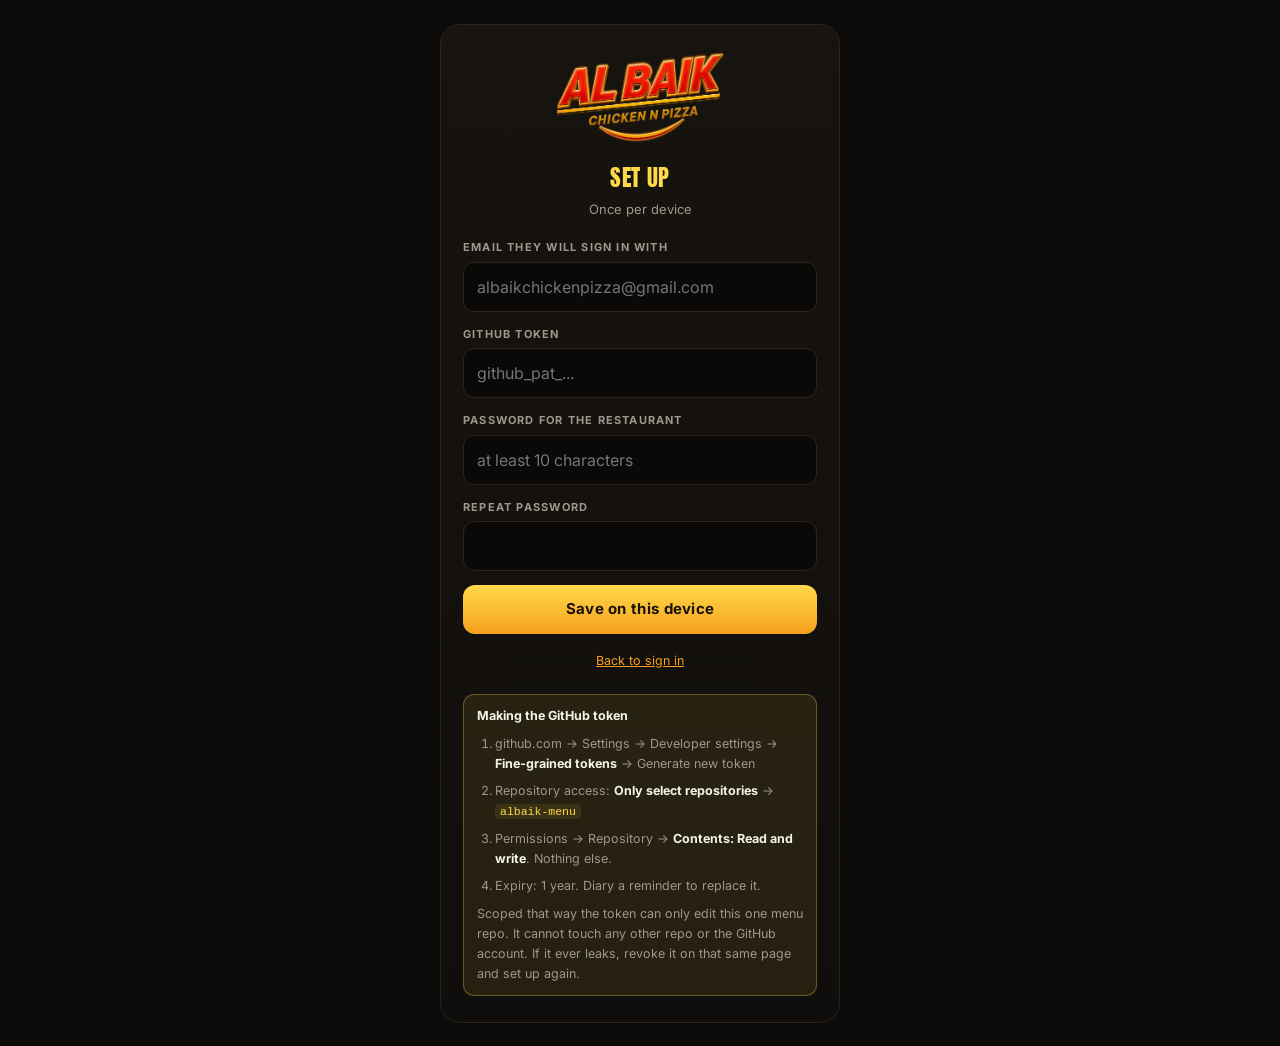
<file: admin.html>
<!DOCTYPE html>
<html lang="en">
<head>
<meta charset="utf-8">
<meta name="viewport" content="width=device-width,initial-scale=1,viewport-fit=cover">
<meta name="robots" content="noindex,nofollow">
<title>AL BAIK - Menu Admin</title>
<link rel="icon" href="assets/img/icon-192.png">
<link rel="preconnect" href="https://fonts.googleapis.com">
<link rel="preconnect" href="https://fonts.gstatic.com" crossorigin>
<link href="https://fonts.googleapis.com/css2?family=Anton&family=Inter:wght@400;500;600;700&display=swap" rel="stylesheet">
<style>
  :root{
    --bg:#0d0b09; --surface:#17140f; --surface2:#100e0c;
    --line:#2a241d; --hair:#211c16;
    --gold:#f5a01c; --gold-bright:#ffd94a;
    --text:#f6f2ea; --muted:#9e978b;
    --good:#5dc47c; --bad:#e0603c;
    --display:"Anton","Arial Narrow",Impact,sans-serif;
    --body:"Inter","Segoe UI",Roboto,system-ui,-apple-system,Arial,sans-serif;
  }
  *{box-sizing:border-box}
  [hidden]{display:none!important}
  html,body{margin:0;padding:0}
  body{
    background:var(--bg);color:var(--text);font-family:var(--body);
    font-size:15px;line-height:1.5;-webkit-font-smoothing:antialiased;
    padding-bottom:env(safe-area-inset-bottom);
  }
  input,button,select{font:inherit;color:inherit}
  button{cursor:pointer}
  :focus-visible{outline:2px solid var(--gold-bright);outline-offset:2px}

  .wrap{max-width:820px;margin:0 auto;padding:0 16px 120px}

  /* ---------- gate ---------- */
  .gate{
    min-height:100dvh;display:flex;align-items:center;justify-content:center;
    padding:24px 16px;
  }
  .card{
    width:100%;max-width:400px;
    background:linear-gradient(180deg,var(--surface),var(--surface2));
    border:1px solid var(--line);border-radius:20px;padding:26px 22px;
  }
  .card img{width:170px;height:auto;margin:0 auto 18px;display:block}
  .card h1{
    margin:0 0 4px;font-family:var(--display);font-weight:400;font-size:23px;
    letter-spacing:.03em;text-transform:uppercase;text-align:center;color:var(--gold-bright);
  }
  .card .sub{margin:0 0 20px;text-align:center;color:var(--muted);font-size:13px}

  label{display:block;font-size:11px;letter-spacing:.11em;text-transform:uppercase;
        color:var(--muted);font-weight:700;margin:0 0 6px}
  .field{margin-bottom:14px}
  input[type=text],input[type=email],input[type=password],input[type=number]{
    width:100%;padding:12px 13px;border-radius:11px;
    background:#0b0907;border:1px solid var(--line);
    font-size:16px;   /* 16px stops iOS zooming on focus */
  }
  input:focus{border-color:var(--gold);outline:none}

  .btn{
    width:100%;padding:13px;border-radius:12px;border:none;
    background:linear-gradient(180deg,var(--gold-bright),var(--gold));
    color:#1a1207;font-weight:700;font-size:15px;letter-spacing:.02em;
  }
  .btn:disabled{opacity:.5;cursor:not-allowed}
  .btn.ghost{background:transparent;border:1px solid var(--line);color:var(--gold);font-weight:600}
  .btn.danger{background:transparent;border:1px solid rgba(224,96,60,.5);color:var(--bad);font-weight:600}

  .msg{margin-top:13px;padding:11px 13px;border-radius:11px;font-size:13px;line-height:1.45}
  .msg.err{background:rgba(224,96,60,.12);border:1px solid rgba(224,96,60,.4);color:#f0a48b}
  .msg.ok{background:rgba(93,196,124,.12);border:1px solid rgba(93,196,124,.4);color:#9fe0b4}
  .msg.info{background:rgba(255,217,74,.09);border:1px solid rgba(255,217,74,.3);color:#e8d49a}

  .link{background:none;border:none;color:var(--gold);text-decoration:underline;
        font-size:12.5px;padding:6px 0;display:block;margin:12px auto 0}

  /* ---------- app bar ---------- */
  .bar{
    position:sticky;top:0;z-index:30;
    background:rgba(13,11,9,.94);backdrop-filter:blur(10px);
    border-bottom:1px solid var(--line);
    padding:calc(10px + env(safe-area-inset-top)) 16px 10px;
  }
  .bar-in{max-width:820px;margin:0 auto;display:flex;align-items:center;gap:12px}
  .bar h2{
    margin:0;flex:1;min-width:0;
    font-family:var(--display);font-weight:400;font-size:18px;letter-spacing:.03em;
    text-transform:uppercase;color:var(--gold-bright);
    white-space:nowrap;overflow:hidden;text-overflow:ellipsis;
  }
  .bar .who{font-size:11px;color:var(--muted);white-space:nowrap}
  .pubbtn{
    padding:9px 16px;border-radius:10px;border:none;
    background:linear-gradient(180deg,var(--gold-bright),var(--gold));
    color:#1a1207;font-weight:700;font-size:13.5px;white-space:nowrap;
  }
  .pubbtn:disabled{opacity:.45;cursor:not-allowed}
  .pubbtn .n{
    display:inline-block;margin-left:6px;padding:1px 6px;border-radius:20px;
    background:rgba(0,0,0,.28);font-size:11px;
  }

  .tabs{display:flex;gap:6px;max-width:820px;margin:12px auto 0;padding:0 16px}
  .tabs button{
    flex:1;padding:9px;border-radius:10px;border:1px solid var(--hair);
    background:var(--surface);color:var(--muted);font-size:13px;font-weight:600;
  }
  .tabs button[aria-selected=true]{
    background:linear-gradient(180deg,var(--gold-bright),var(--gold));
    color:#1a1207;border-color:transparent;
  }

  /* ---------- editor ---------- */
  .sec{margin:22px 0 0}
  .sec > h3{
    margin:0 0 3px;font-family:var(--display);font-weight:400;
    font-size:21px;letter-spacing:.02em;text-transform:uppercase;color:var(--gold-bright);
    display:flex;align-items:center;gap:10px;flex-wrap:wrap;
  }
  .sec .note{margin:0 0 10px;color:var(--muted);font-size:12px}

  .toggle{
    display:inline-flex;align-items:center;gap:7px;
    padding:4px 10px;border-radius:999px;border:1px solid var(--hair);
    background:var(--surface);color:var(--muted);
    font-family:var(--body);font-size:10.5px;font-weight:700;letter-spacing:.08em;
    text-transform:uppercase;
  }
  .toggle[aria-pressed=true]{
    background:linear-gradient(180deg,var(--gold-bright),var(--gold));
    color:#1a1207;border-color:transparent;
  }

  .row{
    display:flex;align-items:center;gap:12px;
    background:linear-gradient(180deg,var(--surface),var(--surface2));
    border:1px solid var(--hair);border-radius:13px;
    padding:11px 13px;margin-bottom:7px;
  }
  .row.changed{border-color:var(--gold);background:linear-gradient(180deg,#221a0e,#151109)}
  .row.off{opacity:.5}
  .row .nm{flex:1;min-width:0;font-size:14px;font-weight:600;line-height:1.3}
  .row .nm small{display:block;font-weight:400;color:var(--muted);font-size:11.5px;margin-top:1px}
  .price{
    display:flex;align-items:center;gap:5px;
    background:#0b0907;border:1px solid var(--line);border-radius:10px;
    padding:7px 10px;
  }
  .price span{color:var(--muted);font-size:14px}
  .price input{
    width:74px;border:none;background:none;padding:0;
    font-size:16px;font-weight:700;color:var(--gold);
    font-variant-numeric:tabular-nums;text-align:right;
  }
  .price input:focus{outline:none}
  .price.bad{border-color:var(--bad)}
  .was{font-size:11px;color:var(--muted);text-decoration:line-through;
       font-variant-numeric:tabular-nums;min-width:44px;text-align:right}

  .sizes{display:grid;grid-template-columns:repeat(auto-fit,minmax(132px,1fr));gap:7px;margin-bottom:9px}
  .sizes .row{margin:0;flex-direction:column;align-items:stretch;gap:7px}
  .sizes .nm{font-size:11px;color:var(--muted);letter-spacing:.05em;text-transform:uppercase;flex:none}

  .hidebtn{
    padding:6px 10px;border-radius:9px;border:1px solid var(--hair);
    background:var(--surface);color:var(--muted);font-size:11px;font-weight:600;
    white-space:nowrap;
  }
  .hidebtn[aria-pressed=true]{border-color:rgba(224,96,60,.5);color:var(--bad)}

  /* ---------- hours ---------- */
  .hrow{
    display:flex;align-items:center;gap:10px;
    background:linear-gradient(180deg,var(--surface),var(--surface2));
    border:1px solid var(--hair);border-radius:13px;padding:10px 13px;margin-bottom:7px;
  }
  .hrow.changed{border-color:var(--gold)}
  .hrow .day{flex:1;font-size:14px;font-weight:600}
  .hrow input[type=time]{
    background:#0b0907;border:1px solid var(--line);border-radius:9px;
    padding:7px 9px;font-size:15px;color:var(--gold);
  }
  .hrow .to{color:var(--muted);font-size:12px}
  .hrow.shut input[type=time]{opacity:.35;pointer-events:none}

  /* ---------- publish sheet ---------- */
  .backdrop{
    position:fixed;inset:0;z-index:60;
    background:rgba(4,3,2,.8);backdrop-filter:blur(4px);
    display:flex;align-items:flex-end;justify-content:center;
  }
  .sheet{
    width:100%;max-width:520px;max-height:88dvh;overflow:auto;
    background:var(--surface);border:1px solid var(--line);
    border-radius:22px 22px 0 0;padding:22px 20px calc(22px + env(safe-area-inset-bottom));
  }
  .sheet h3{margin:0 0 3px;font-family:var(--display);font-weight:400;font-size:21px;
            letter-spacing:.02em;text-transform:uppercase;color:var(--gold-bright)}
  .sheet .sub{margin:0 0 16px;color:var(--muted);font-size:13px}
  .chg{
    display:flex;align-items:center;gap:10px;padding:9px 0;
    border-bottom:1px solid var(--hair);font-size:13.5px;
  }
  .chg:last-of-type{border-bottom:none}
  .chg .t{flex:1;min-width:0}
  .chg .from{color:var(--muted);text-decoration:line-through;font-variant-numeric:tabular-nums}
  .chg .arr{color:var(--muted)}
  .chg .to{color:var(--gold);font-weight:700;font-variant-numeric:tabular-nums}
  .sheet .btn{margin-top:16px}
  .sheet .btn.ghost{margin-top:8px}

  .spin{
    display:inline-block;width:13px;height:13px;vertical-align:-2px;margin-right:7px;
    border:2px solid rgba(26,18,7,.3);border-top-color:#1a1207;border-radius:50%;
    animation:sp .7s linear infinite;
  }
  @keyframes sp{to{transform:rotate(360deg)}}
  @media (prefers-reduced-motion:reduce){.spin{animation-duration:2s}}

  .help{font-size:12.5px;color:var(--muted);line-height:1.6}
  .help ol{padding-left:18px;margin:8px 0}
  .help li{margin-bottom:7px}
  .help code{
    font-family:ui-monospace,SFMono-Regular,Menlo,Consolas,monospace;font-size:11.5px;
    background:rgba(255,217,74,.09);color:var(--gold-bright);padding:1px 5px;border-radius:4px;
  }
  .help b{color:var(--text)}
</style>
</head>
<body>

<!-- ========== LOCKED ========== -->
<div class="gate" id="gate">
  <div class="card">
    <img src="assets/img/logo.webp" alt="AL BAIK">

    <!-- normal sign in -->
    <div id="signin">
      <h1>Menu Admin</h1>
      <p class="sub">Sign in to change prices</p>
      <div class="field">
        <label for="email">Email</label>
        <input type="email" id="email" autocomplete="username" placeholder="you@gmail.com">
      </div>
      <div class="field">
        <label for="pw">Password</label>
        <input type="password" id="pw" autocomplete="current-password">
      </div>
      <button class="btn" id="unlock">Sign in</button>
      <div id="gateMsg"></div>
      <button class="link" id="toSetup">First time on this device? Set it up</button>
      <button class="link" id="toChpw">Change the password</button>
    </div>

    <!-- one-time setup -->
    <div id="setup" hidden>
      <h1>Set up</h1>
      <p class="sub">Once per device</p>

      <div class="field">
        <label for="sEmail">Email they will sign in with</label>
        <input type="email" id="sEmail" placeholder="albaikchickenpizza@gmail.com">
      </div>
      <div class="field">
        <label for="sToken">GitHub token</label>
        <input type="password" id="sToken" placeholder="github_pat_...">
      </div>
      <div class="field">
        <label for="sPw">Password for the restaurant</label>
        <input type="password" id="sPw" placeholder="at least 10 characters">
      </div>
      <div class="field">
        <label for="sPw2">Repeat password</label>
        <input type="password" id="sPw2">
      </div>
      <button class="btn" id="doSetup">Save on this device</button>
      <div id="setupMsg"></div>
      <button class="link" id="toSignin">Back to sign in</button>

      <div class="msg info" style="margin-top:18px">
        <div class="help">
          <b>Making the GitHub token</b>
          <ol>
            <li>github.com &rarr; Settings &rarr; Developer settings &rarr;
                <b>Fine-grained tokens</b> &rarr; Generate new token</li>
            <li>Repository access: <b>Only select repositories</b> &rarr;
                <code>albaik-menu</code></li>
            <li>Permissions &rarr; Repository &rarr; <b>Contents: Read and write</b>.
                Nothing else.</li>
            <li>Expiry: 1 year. Diary a reminder to replace it.</li>
          </ol>
          Scoped that way the token can only edit this one menu repo. It cannot touch
          any other repo or the GitHub account. If it ever leaks, revoke it on that
          same page and set up again.
        </div>
      </div>
    </div>

    <!-- change the password, keeping the same token -->
    <div id="chpw" hidden>
      <h1>Change password</h1>
      <p class="sub">The GitHub token stays exactly as it is</p>

      <div class="field">
        <label for="cEmail">Email</label>
        <input type="email" id="cEmail" autocomplete="username" placeholder="albaikchickenpizza@gmail.com">
      </div>
      <div class="field">
        <label for="cOld">Current password</label>
        <input type="password" id="cOld" autocomplete="current-password">
      </div>
      <div class="field">
        <label for="cNew">New password</label>
        <input type="password" id="cNew" autocomplete="new-password" placeholder="at least 10 characters">
      </div>
      <div class="field">
        <label for="cNew2">Repeat new password</label>
        <input type="password" id="cNew2" autocomplete="new-password">
      </div>
      <button class="btn" id="doChpw">Change it</button>
      <div id="chpwMsg"></div>
      <button class="link" id="toSignin2">Back to sign in</button>

      <div class="msg info" style="margin-top:18px">
        <div class="help">
          This changes the password <b>on this device only</b>. The token is unlocked
          with the old password and locked again with the new one - it never leaves
          this page and is never shown, so nobody has to handle it. Every other
          device keeps its own password until it is changed there too.
        </div>
      </div>
    </div>
  </div>
</div>

<!-- ========== UNLOCKED ========== -->
<div id="app" hidden>
  <div class="bar">
    <div class="bar-in">
      <h2>Menu Admin</h2>
      <span class="who" id="who"></span>
      <button class="pubbtn" id="publish" disabled>Publish</button>
    </div>
  </div>

  <div class="tabs" role="tablist">
    <button role="tab" aria-selected="true" data-tab="prices">Prices</button>
    <button role="tab" aria-selected="false" data-tab="hours">Hours</button>
    <button role="tab" aria-selected="false" data-tab="account">Account</button>
  </div>

  <div class="wrap">
    <div id="tab-prices"></div>

    <div id="tab-hours" hidden></div>

    <div id="tab-account" hidden>
      <div class="sec">
        <h3>This device</h3>
        <p class="note">Signed in as <span id="acctEmail"></span></p>
        <div class="msg info">
          <div class="help">
            Changes go live on <b>albaik.dpdns.org</b> about a minute after you publish.
            Every change is saved with the date and time, so anything can be undone.
            <br><br>
            Prices only. To add or remove a dish, or change a description, message
            whoever looks after the site.
          </div>
        </div>
        <button class="btn ghost" id="reload" style="margin-top:14px">Reload menu from the site</button>
        <button class="btn danger" id="signout" style="margin-top:8px">Sign out of this device</button>
      </div>
    </div>
  </div>
</div>

<!-- publish confirmation -->
<div class="backdrop" id="pubBack" hidden>
  <div class="sheet" role="dialog" aria-modal="true" aria-labelledby="pubTitle">
    <h3 id="pubTitle">Publish changes</h3>
    <p class="sub" id="pubSub"></p>
    <div id="pubList"></div>
    <div id="pubMsg"></div>
    <button class="btn" id="pubGo">Publish to the website</button>
    <button class="btn ghost" id="pubCancel">Cancel</button>
  </div>
</div>

<script>
(function () {
  "use strict";

  var OWNER = "huzaifa814", REPO = "albaik-menu", BRANCH = "main";
  var API = "https://api.github.com/repos/" + OWNER + "/" + REPO;
  var STORE = "albaik.admin.v1";
  var PBKDF2_ROUNDS = 600000;

  var $ = function (s) { return document.querySelector(s); };
  var enc = new TextEncoder(), dec = new TextDecoder();

  var TOKEN = null;      // only in memory, never written in the clear
  var MENU = null;       // working copy
  var ORIG = null;       // as published, for the diff
  var CFG = null, ORIGCFG = null;

  /* ---------------- crypto ----------------
     The token is what can actually change the website, so it is never stored as
     plain text. It is encrypted with a key derived from the password, and only
     the password can bring it back. */

  function b64(buf) {
    var b = new Uint8Array(buf), s = "";
    for (var i = 0; i < b.length; i++) s += String.fromCharCode(b[i]);
    return btoa(s);
  }
  function unb64(str) {
    var s = atob(str), b = new Uint8Array(s.length);
    for (var i = 0; i < s.length; i++) b[i] = s.charCodeAt(i);
    return b;
  }

  function deriveKey(password, salt) {
    return crypto.subtle.importKey("raw", enc.encode(password), "PBKDF2", false, ["deriveKey"])
      .then(function (base) {
        return crypto.subtle.deriveKey(
          { name: "PBKDF2", salt: salt, iterations: PBKDF2_ROUNDS, hash: "SHA-256" },
          base, { name: "AES-GCM", length: 256 }, false, ["encrypt", "decrypt"]);
      });
  }

  function seal(token, password) {
    var salt = crypto.getRandomValues(new Uint8Array(16));
    var iv = crypto.getRandomValues(new Uint8Array(12));
    return deriveKey(password, salt).then(function (key) {
      return crypto.subtle.encrypt({ name: "AES-GCM", iv: iv }, key, enc.encode(token));
    }).then(function (ct) {
      return { salt: b64(salt), iv: b64(iv), data: b64(ct) };
    });
  }

  function open_(box, password) {
    return deriveKey(password, unb64(box.salt)).then(function (key) {
      return crypto.subtle.decrypt({ name: "AES-GCM", iv: unb64(box.iv) }, key, unb64(box.data));
    }).then(function (pt) { return dec.decode(pt); });
  }

  function sha1Hex(text) {
    return crypto.subtle.digest("SHA-1", enc.encode(text)).then(function (h) {
      return Array.prototype.map.call(new Uint8Array(h), function (b) {
        return ("0" + b.toString(16)).slice(-2);
      }).join("");
    });
  }

  function saved() {
    try { return JSON.parse(localStorage.getItem(STORE)); } catch (e) { return null; }
  }

  /* ---------------- github ---------------- */

  function gh(path, opts) {
    opts = opts || {};
    return fetch(API + path, {
      method: opts.method || "GET",
      headers: {
        Authorization: "Bearer " + TOKEN,
        Accept: "application/vnd.github+json",
        "X-GitHub-Api-Version": "2022-11-28"
      },
      body: opts.body ? JSON.stringify(opts.body) : undefined
    }).then(function (r) {
      if (!r.ok) {
        return r.text().then(function (t) {
          var m = t;
          try { m = JSON.parse(t).message || t; } catch (e) {}
          if (r.status === 401) m = "The saved token was rejected. It may have expired or been revoked - set this device up again with a new one.";
          if (r.status === 403) m = "GitHub refused: " + m + ". Check the token has Contents: Read and write on albaik-menu.";
          if (r.status === 404) m = "Could not reach the menu file. Check the token covers the albaik-menu repository.";
          throw new Error(m);
        });
      }
      return r.status === 204 ? null : r.json();
    });
  }

  function readFile(path) {
    // cache-bust: GitHub's contents API is edge-cached and can serve a stale copy
    return gh("/contents/" + path + "?ref=" + BRANCH + "&t=" + Date.now())
      .then(function (j) {
        return dec.decode(unb64(j.content.replace(/\n/g, "")));
      });
  }

  /* One commit for every file, so the site never goes live half-updated. */
  function commitAll(files, message) {
    var head, treeSha;
    return gh("/git/ref/heads/" + BRANCH)
      .then(function (r) { head = r.object.sha; return gh("/git/commits/" + head); })
      .then(function (c) {
        treeSha = c.tree.sha;
        return Promise.all(files.map(function (f) {
          return gh("/git/blobs", { method: "POST", body: { content: f.content, encoding: "utf-8" } })
            .then(function (b) { return { path: f.path, mode: "100644", type: "blob", sha: b.sha }; });
        }));
      })
      .then(function (tree) {
        return gh("/git/trees", { method: "POST", body: { base_tree: treeSha, tree: tree } });
      })
      .then(function (t) {
        return gh("/git/commits", { method: "POST",
          body: { message: message, tree: t.sha, parents: [head] } });
      })
      .then(function (c) {
        return gh("/git/refs/heads/" + BRANCH, { method: "PATCH", body: { sha: c.sha } });
      });
  }

  /* ---------------- menu file <-> objects ---------------- */

  function parseMenu(src) {
    // the file is pure data assigned to a global; run it in a bare function
    // rather than eval so it cannot see anything in this scope
    var w = {};
    new Function("window", src)(w);
    if (!Array.isArray(w.ALBAIK_MENU)) throw new Error("menu-data.js did not look like a menu");
    return w.ALBAIK_MENU;
  }

  function parseConfig(src) {
    var w = {};
    new Function("window", src)(w);
    if (!w.ALBAIK_CONFIG) throw new Error("config.js did not look right");
    return w.ALBAIK_CONFIG;
  }

  var q = JSON.stringify;   // quotes and escapes exactly like the hand-written file

  function menuToJs(menu) {
    var out = "/* AL BAIK menu - transcribed from the printed menu board.\n" +
              "   To change a price, edit the number here. Nothing else needs to change. */\n" +
              "window.ALBAIK_MENU = [\n";

    out += menu.map(function (s) {
      var t = "  {\n    id: " + q(s.id) + ",\n    name: " + q(s.name) + ",\n";
      if (s.note) t += "    note: " + q(s.note) + ",\n";
      if (s.soon) t += "    soon: true,\n";
      if (s.info) t += "    info: " + q(s.info) + ",\n";
      if (s.sizes) {
        t += "    sizes: [\n" + s.sizes.map(function (z) {
          return "      { label: " + q(z.label) + ", price: " + z.price.toFixed(2) + " }";
        }).join(",\n") + "\n    ],\n";
      }
      t += "    items: [\n" + s.items.map(function (it) {
        var p = "      { id: " + q(it.id) + ", name: " + q(it.name);
        if (typeof it.price === "number") p += ", price: " + it.price.toFixed(2);
        if (it.desc) p += ", desc: " + q(it.desc);
        if (it.spicy) p += ", spicy: true";
        if (it.soldout) p += ", soldout: true";
        if (it.options) {
          p += ", options: [" + it.options.map(function (o) {
            return "{ name: " + q(o.name) + ", choices: [" +
              o.choices.map(q).join(", ") + "] }";
          }).join(", ") + "]";
        }
        return p + " }";
      }).join(",\n") + "\n    ]\n  }";
      return t;
    }).join(",\n");

    return out + "\n];\n";
  }

  function configWithHours(src, hours) {
    // rewrite only the hours block, leaving every comment and other setting alone
    var body = ["mon", "tue", "wed", "thu", "fri", "sat", "sun"].map(function (d) {
      var h = hours[d];
      return "    " + d + ": " + (h ? "[" + q(h[0]) + ", " + q(h[1]) + "]" : "null");
    }).join(",\n");
    var re = /(hours:\s*\{)[\s\S]*?(\n\s*\})/;
    if (!re.test(src)) throw new Error("could not find the hours block in config.js");
    return src.replace(re, "$1\n" + body + "\n  }");
  }

  /* ---------------- money ---------------- */

  function money(n) { return "$" + Number(n).toFixed(2); }

  function readPrice(input) {
    var v = String(input.value).replace(/[^0-9.]/g, "");
    if (!v || isNaN(parseFloat(v))) return null;
    var n = Math.round(parseFloat(v) * 100) / 100;
    return n >= 0 && n < 10000 ? n : null;
  }

  /* ---------------- diff ---------------- */

  function changes() {
    var out = [];
    MENU.forEach(function (s, si) {
      var o = ORIG[si];
      if (s.sizes) s.sizes.forEach(function (z, zi) {
        if (z.price !== o.sizes[zi].price)
          out.push({ what: s.name + " - " + z.label, from: money(o.sizes[zi].price), to: money(z.price) });
      });
      if (!!s.soon !== !!o.soon)
        out.push({ what: s.name, from: o.soon ? "Coming soon" : "On the menu",
                   to: s.soon ? "Coming soon" : "On the menu" });
      s.items.forEach(function (it, ii) {
        var oi = o.items[ii];
        if (typeof it.price === "number" && it.price !== oi.price)
          out.push({ what: it.name, from: money(oi.price), to: money(it.price) });
        if (!!it.soldout !== !!oi.soldout)
          out.push({ what: it.name, from: oi.soldout ? "Sold out" : "Available",
                     to: it.soldout ? "Sold out" : "Available" });
      });
    });
    var DAYS = { mon:"Monday", tue:"Tuesday", wed:"Wednesday", thu:"Thursday",
                 fri:"Friday", sat:"Saturday", sun:"Sunday" };
    Object.keys(DAYS).forEach(function (d) {
      var a = ORIGCFG.hours[d], b = CFG.hours[d];
      var as = a ? a[0] + "-" + a[1] : "Closed", bs = b ? b[0] + "-" + b[1] : "Closed";
      if (as !== bs) out.push({ what: DAYS[d], from: as, to: bs, hours: true });
    });
    return out;
  }

  function refreshPublish() {
    var n = changes().length;
    var b = $("#publish");
    b.disabled = n === 0;
    b.innerHTML = "Publish" + (n ? '<span class="n">' + n + "</span>" : "");
  }

  /* ---------------- render ---------------- */

  function renderPrices() {
    var host = $("#tab-prices");
    host.innerHTML = "";

    MENU.forEach(function (sec, si) {
      var o = ORIG[si];
      var box = document.createElement("div");
      box.className = "sec";

      var h = document.createElement("h3");
      h.textContent = sec.name;
      var soon = document.createElement("button");
      soon.className = "toggle";
      soon.type = "button";
      soon.textContent = "Coming soon";
      soon.setAttribute("aria-pressed", String(!!sec.soon));
      soon.onclick = function () {
        sec.soon = !sec.soon;
        soon.setAttribute("aria-pressed", String(!!sec.soon));
        refreshPublish();
      };
      h.appendChild(soon);
      box.appendChild(h);

      if (sec.sizes) {
        var grid = document.createElement("div");
        grid.className = "sizes";
        sec.sizes.forEach(function (z, zi) {
          var r = document.createElement("div");
          r.className = "row";
          r.innerHTML = '<div class="nm"></div>' +
            '<div class="price"><span>$</span><input type="text" inputmode="decimal"></div>';
          r.querySelector(".nm").textContent = z.label;
          var inp = r.querySelector("input");
          inp.value = z.price.toFixed(2);
          inp.oninput = function () {
            var v = readPrice(inp);
            r.querySelector(".price").classList.toggle("bad", v === null);
            if (v !== null) z.price = v;
            r.classList.toggle("changed", v !== null && v !== o.sizes[zi].price);
            refreshPublish();
          };
          // show exactly what will be published - typing "-5" stores 5.00, and the
          // box must not keep saying -5
          inp.onblur = function () {
            inp.value = z.price.toFixed(2);
            r.querySelector(".price").classList.remove("bad");
          };
          grid.appendChild(r);
        });
        box.appendChild(grid);
      }

      sec.items.forEach(function (it, ii) {
        var oi = o.items[ii];
        var r = document.createElement("div");
        r.className = "row" + (it.soldout ? " off" : "");

        var nm = document.createElement("div");
        nm.className = "nm";
        nm.textContent = it.name;
        if (typeof it.price !== "number") {
          var s = document.createElement("small");
          s.textContent = "priced by size above";
          nm.appendChild(s);
        }
        r.appendChild(nm);

        if (typeof it.price === "number") {
          var was = document.createElement("span");
          was.className = "was";
          was.hidden = true;
          r.appendChild(was);

          var pw = document.createElement("div");
          pw.className = "price";
          pw.innerHTML = '<span>$</span><input type="text" inputmode="decimal">';
          var inp = pw.querySelector("input");
          inp.value = it.price.toFixed(2);
          inp.onfocus = function () { inp.select(); };
          inp.oninput = function () {
            var v = readPrice(inp);
            pw.classList.toggle("bad", v === null);
            if (v !== null) it.price = v;
            var ch = v !== null && v !== oi.price;
            r.classList.toggle("changed", ch);
            was.hidden = !ch;
            was.textContent = money(oi.price);
            refreshPublish();
          };
          inp.onblur = function () {
            inp.value = it.price.toFixed(2);
            pw.classList.remove("bad");
          };
          r.appendChild(pw);
        }

        var hide = document.createElement("button");
        hide.className = "hidebtn";
        hide.type = "button";
        hide.textContent = "Sold out";
        hide.setAttribute("aria-pressed", String(!!it.soldout));
        hide.onclick = function () {
          it.soldout = !it.soldout;
          hide.setAttribute("aria-pressed", String(!!it.soldout));
          r.classList.toggle("off", !!it.soldout);
          refreshPublish();
        };
        r.appendChild(hide);

        box.appendChild(r);
      });

      host.appendChild(box);
    });
  }

  function renderHours() {
    var host = $("#tab-hours");
    var DAYS = [["mon","Monday"],["tue","Tuesday"],["wed","Wednesday"],["thu","Thursday"],
                ["fri","Friday"],["sat","Saturday"],["sun","Sunday"]];
    host.innerHTML = '<div class="sec"><h3>Opening hours</h3>' +
      '<p class="note">The website shows Open now or Closed from these. ' +
      'If the kitchen stops before the doors do, put the kitchen time.</p></div>';

    DAYS.forEach(function (d) {
      var key = d[0];
      var r = document.createElement("div");
      r.className = "hrow";
      r.innerHTML = '<span class="day"></span>' +
        '<input type="time"><span class="to">to</span><input type="time">' +
        '<button class="hidebtn" type="button">Closed</button>';
      r.querySelector(".day").textContent = d[1];

      var ins = r.querySelectorAll("input"), shut = r.querySelector("button");
      var h = CFG.hours[key];
      ins[0].value = h ? h[0] : "11:00";
      ins[1].value = h ? h[1] : "22:00";
      r.classList.toggle("shut", !h);
      shut.setAttribute("aria-pressed", String(!h));

      function sync() {
        var closed = shut.getAttribute("aria-pressed") === "true";
        CFG.hours[key] = closed ? null : [ins[0].value, ins[1].value];
        var a = ORIGCFG.hours[key], b = CFG.hours[key];
        r.classList.toggle("changed",
          (a ? a.join("-") : "x") !== (b ? b.join("-") : "x"));
        refreshPublish();
      }
      ins[0].onchange = ins[1].onchange = sync;
      shut.onclick = function () {
        var now = shut.getAttribute("aria-pressed") === "true";
        shut.setAttribute("aria-pressed", String(!now));
        r.classList.toggle("shut", !now);
        sync();
      };
      host.appendChild(r);
    });
  }

  /* ---------------- publish ---------------- */

  function doPublish() {
    var list = changes();
    var msg = $("#pubMsg");
    msg.innerHTML = '<div class="msg info">Publishing...</div>';
    $("#pubGo").disabled = true;

    var menuJs = menuToJs(MENU);
    var files = [{ path: "assets/js/menu-data.js", content: menuJs }];

    /* The order screen's worker cannot load a .js file - Cloudflare blocks
       running code it fetches - so it prices every order from this JSON copy.
       It ships in the same commit, or the till would go on charging the old
       price for up to a week without anyone noticing. */
    files.push({ path: "assets/data/menu.json", content: JSON.stringify(MENU, null, 2) + "\n" });
    var cfgJs = null;
    var hoursChanged = list.some(function (c) { return c.hours; });

    var chain = Promise.resolve();
    if (hoursChanged) {
      chain = readFile("assets/js/config.js").then(function (src) {
        cfgJs = configWithHours(src, CFG.hours);
        files.push({ path: "assets/js/config.js", content: cfgJs });
      });
    }

    // The pages point at menu-data.js?v=<hash>. Without rewriting that, phones keep
    // serving the copy they already have and the new prices stay invisible.
    chain.then(function () {
      return Promise.all([sha1Hex(menuJs), cfgJs ? sha1Hex(cfgJs) : null]);
    }).then(function (hashes) {
      var stamps = { "assets/js/menu-data.js": hashes[0].slice(0, 8) };
      if (hashes[1]) stamps["assets/js/config.js"] = hashes[1].slice(0, 8);

      return Promise.all(["index.html", "print.html", "review.html", "staff.html"].map(function (p) {
        return readFile(p).then(function (src) {
          var out = src;
          Object.keys(stamps).forEach(function (asset) {
            out = out.replace(
              new RegExp(asset.replace(/[.*+?^${}()|[\]\\]/g, "\\$&") + "(\\?v=[0-9a-f]+)?", "g"),
              asset + "?v=" + stamps[asset]);
          });
          return out === src ? null : { path: p, content: out };
        });
      }));
    }).then(function (pages) {
      pages.filter(Boolean).forEach(function (f) { files.push(f); });

      var when = new Date().toLocaleString("en-US",
        { timeZone: "America/Los_Angeles", dateStyle: "medium", timeStyle: "short" });
      var body = list.slice(0, 20).map(function (c) {
        return "- " + c.what + ": " + c.from + " -> " + c.to;
      }).join("\n");
      if (list.length > 20) body += "\n- and " + (list.length - 20) + " more";

      return commitAll(files,
        "Menu update from the admin dashboard, " + when + "\n\n" + body);
    }).then(function () {
      msg.innerHTML = '<div class="msg ok">Published. The website updates in about a minute.</div>';
      ORIG = JSON.parse(JSON.stringify(MENU));
      ORIGCFG = JSON.parse(JSON.stringify(CFG));
      refreshPublish();
      setTimeout(function () {
        $("#pubBack").hidden = true;
        $("#pubGo").disabled = false;
        msg.innerHTML = "";
        renderPrices();
        renderHours();
      }, 1600);
    }).catch(function (e) {
      msg.innerHTML = '<div class="msg err"></div>';
      msg.firstChild.textContent = "Not published. " + e.message;
      $("#pubGo").disabled = false;
    });
  }

  /* ---------------- load ---------------- */

  function load() {
    return Promise.all([
      readFile("assets/js/menu-data.js"),
      readFile("assets/js/config.js")
    ]).then(function (r) {
      MENU = parseMenu(r[0]);
      ORIG = JSON.parse(JSON.stringify(MENU));
      CFG = parseConfig(r[1]);
      if (!CFG.hours) CFG.hours = {};
      ORIGCFG = JSON.parse(JSON.stringify(CFG));
      renderPrices();
      renderHours();
      refreshPublish();
    });
  }

  function enter(email) {
    $("#gate").hidden = true;
    $("#app").hidden = false;
    $("#who").textContent = email;
    $("#acctEmail").textContent = email;
    load().catch(function (e) {
      $("#tab-prices").innerHTML = '<div class="msg err" style="margin-top:20px"></div>';
      $("#tab-prices").firstChild.textContent = e.message;
    });
  }

  /* ---------------- wiring ---------------- */

  $("#toSetup").onclick = function () { $("#signin").hidden = true; $("#setup").hidden = false; };
  $("#toSignin").onclick = function () { $("#setup").hidden = true; $("#signin").hidden = false; };

  $("#toChpw").onclick = function () {
    var s = saved();
    $("#cEmail").value = s ? s.email : "";
    $("#chpwMsg").innerHTML = "";
    $("#signin").hidden = true; $("#chpw").hidden = false;
  };
  $("#toSignin2").onclick = function () { $("#chpw").hidden = true; $("#signin").hidden = false; };

  /* Change the password without the token ever being handled in the open: unwrap
     it with the old password, wrap it again with the new one. Same token, new
     lock. That is the whole operation - no GitHub, nothing to copy or paste. */
  $("#doChpw").onclick = function () {
    var m = $("#chpwMsg");
    function fail(t) { m.innerHTML = '<div class="msg err"></div>'; m.firstChild.textContent = t; }

    var s = saved();
    if (!s) return fail("This device has not been set up yet, so there is no password to change.");

    var email = $("#cEmail").value.trim().toLowerCase();
    var oldPw = $("#cOld").value, p1 = $("#cNew").value, p2 = $("#cNew2").value;
    if (email !== String(s.email).toLowerCase()) return fail("Wrong email or password.");
    if (!oldPw) return fail("Enter the current password.");
    if (p1.length < 10) return fail("Use a new password of at least 10 characters. This is the only thing protecting the token.");
    if (p1 !== p2) return fail("The two new passwords are not the same.");
    if (p1 === oldPw) return fail("The new password is the same as the current one.");

    m.innerHTML = '<div class="msg info"><span class="spin"></span>Changing...</div>';
    /* the two failures are told apart on purpose: a wrong password must not read
       as a broken page, and a broken page must not read as a wrong password */
    open_(s.box, oldPw).then(null, function () {
      return Promise.reject(new Error("WRONGPW"));
    }).then(function (tok) {
      return seal(tok, p1);
    }).then(function (box) {
      localStorage.setItem(STORE, JSON.stringify({ email: s.email, box: box }));
      m.innerHTML = '<div class="msg ok">Done. Use the new password from now on.</div>';
      $("#cOld").value = $("#cNew").value = $("#cNew2").value = "";
    }).catch(function (e) {
      fail(e && e.message === "WRONGPW"
        ? "Wrong email or password."
        : "Could not change the password. Nothing was altered - try again.");
    });
  };

  $("#cNew2").addEventListener("keydown", function (e) { if (e.key === "Enter") $("#doChpw").click(); });


  $("#doSetup").onclick = function () {
    var m = $("#setupMsg");
    var email = $("#sEmail").value.trim();
    var tok = $("#sToken").value.trim();
    var p1 = $("#sPw").value, p2 = $("#sPw2").value;

    function fail(t) { m.innerHTML = '<div class="msg err"></div>'; m.firstChild.textContent = t; }
    if (!email || email.indexOf("@") < 0) return fail("Enter the email they will sign in with.");
    if (!tok) return fail("Paste the GitHub token.");
    if (p1.length < 10) return fail("Use a password of at least 10 characters. This is the only thing protecting the token.");
    if (p1 !== p2) return fail("The two passwords are not the same.");

    m.innerHTML = '<div class="msg info">Encrypting...</div>';
    seal(tok, p1).then(function (box) {
      localStorage.setItem(STORE, JSON.stringify({ email: email, box: box }));
      m.innerHTML = '<div class="msg ok">Saved. Signing in...</div>';
      TOKEN = tok;
      setTimeout(function () { enter(email); }, 700);
    }).catch(function (e) { fail(e.message); });
  };

  $("#unlock").onclick = function () {
    var m = $("#gateMsg");
    var s = saved();
    function fail(t) { m.innerHTML = '<div class="msg err"></div>'; m.firstChild.textContent = t; }
    if (!s) return fail("This device has not been set up yet. Use the link below.");

    var email = $("#email").value.trim().toLowerCase();
    var pw = $("#pw").value;
    if (email !== String(s.email).toLowerCase()) return fail("Wrong email or password.");
    if (!pw) return fail("Enter the password.");

    m.innerHTML = '<div class="msg info"><span class="spin"></span>Checking...</div>';
    open_(s.box, pw).then(function (tok) {
      TOKEN = tok;
      enter(s.email);
    }).catch(function () {
      fail("Wrong email or password.");
    });
  };

  $("#pw").addEventListener("keydown", function (e) { if (e.key === "Enter") $("#unlock").click(); });

  $("#publish").onclick = function () {
    var list = changes();
    if (!list.length) return;
    $("#pubSub").textContent = list.length === 1
      ? "1 change will go live on albaik.dpdns.org"
      : list.length + " changes will go live on albaik.dpdns.org";
    $("#pubList").innerHTML = list.map(function (c) {
      return '<div class="chg"><span class="t"></span>' +
             '<span class="from"></span><span class="arr">&rarr;</span><span class="to"></span></div>';
    }).join("");
    Array.prototype.forEach.call($("#pubList").children, function (row, i) {
      row.querySelector(".t").textContent = list[i].what;
      row.querySelector(".from").textContent = list[i].from;
      row.querySelector(".to").textContent = list[i].to;
    });
    $("#pubMsg").innerHTML = "";
    $("#pubBack").hidden = false;
  };
  $("#pubCancel").onclick = function () { $("#pubBack").hidden = true; };
  $("#pubGo").onclick = doPublish;

  $("#reload").onclick = function () {
    if (changes().length && !confirm("Reload and lose the changes you have not published?")) return;
    load();
  };
  $("#signout").onclick = function () {
    if (!confirm("Sign out and forget the token on this device? You will need the GitHub token to set it up again.")) return;
    localStorage.removeItem(STORE);
    location.reload();
  };

  Array.prototype.forEach.call(document.querySelectorAll("[data-tab]"), function (b) {
    b.onclick = function () {
      Array.prototype.forEach.call(document.querySelectorAll("[data-tab]"), function (o) {
        o.setAttribute("aria-selected", String(o === b));
        $("#tab-" + o.dataset.tab).hidden = o !== b;
      });
    };
  });

  // prefill the email so the restaurant only ever types a password
  var s = saved();
  if (s) $("#email").value = s.email;
  else { $("#signin").hidden = true; $("#setup").hidden = false; }
})();
</script>
</body>
</html>
</file>
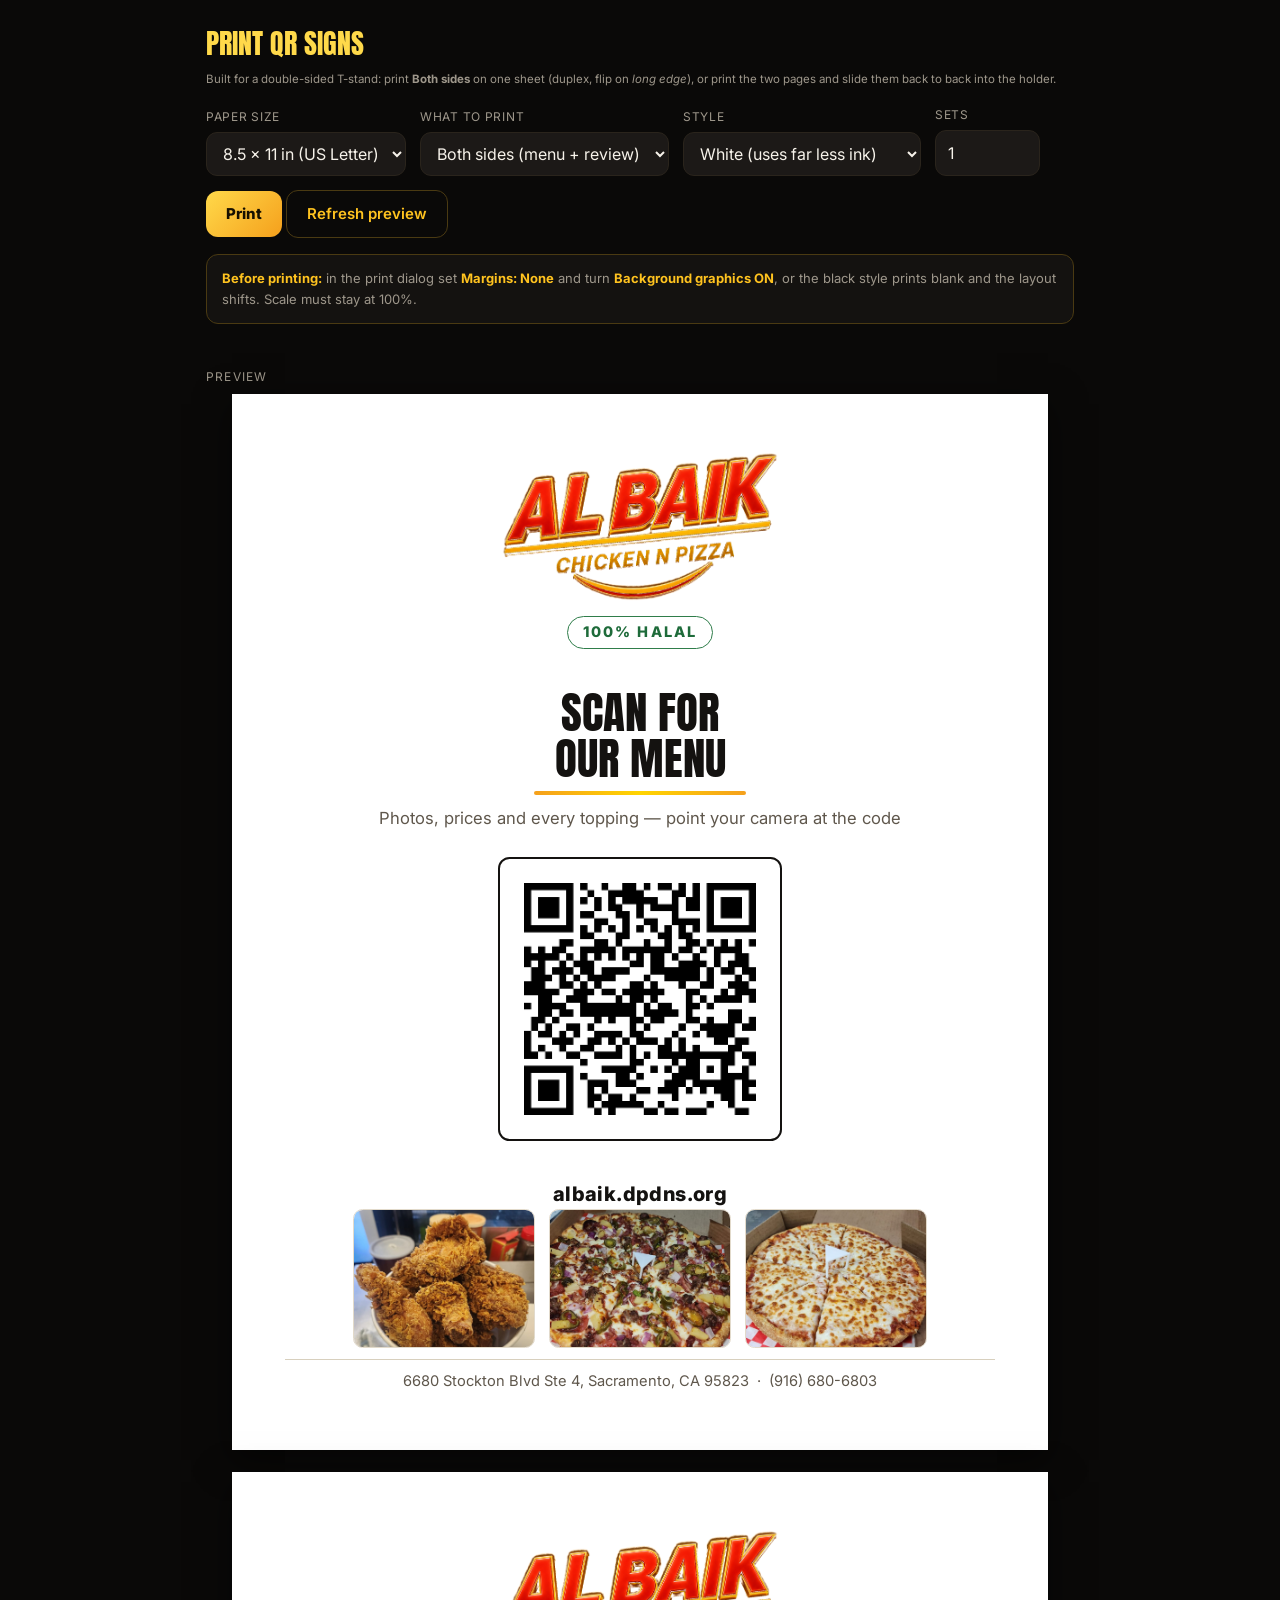
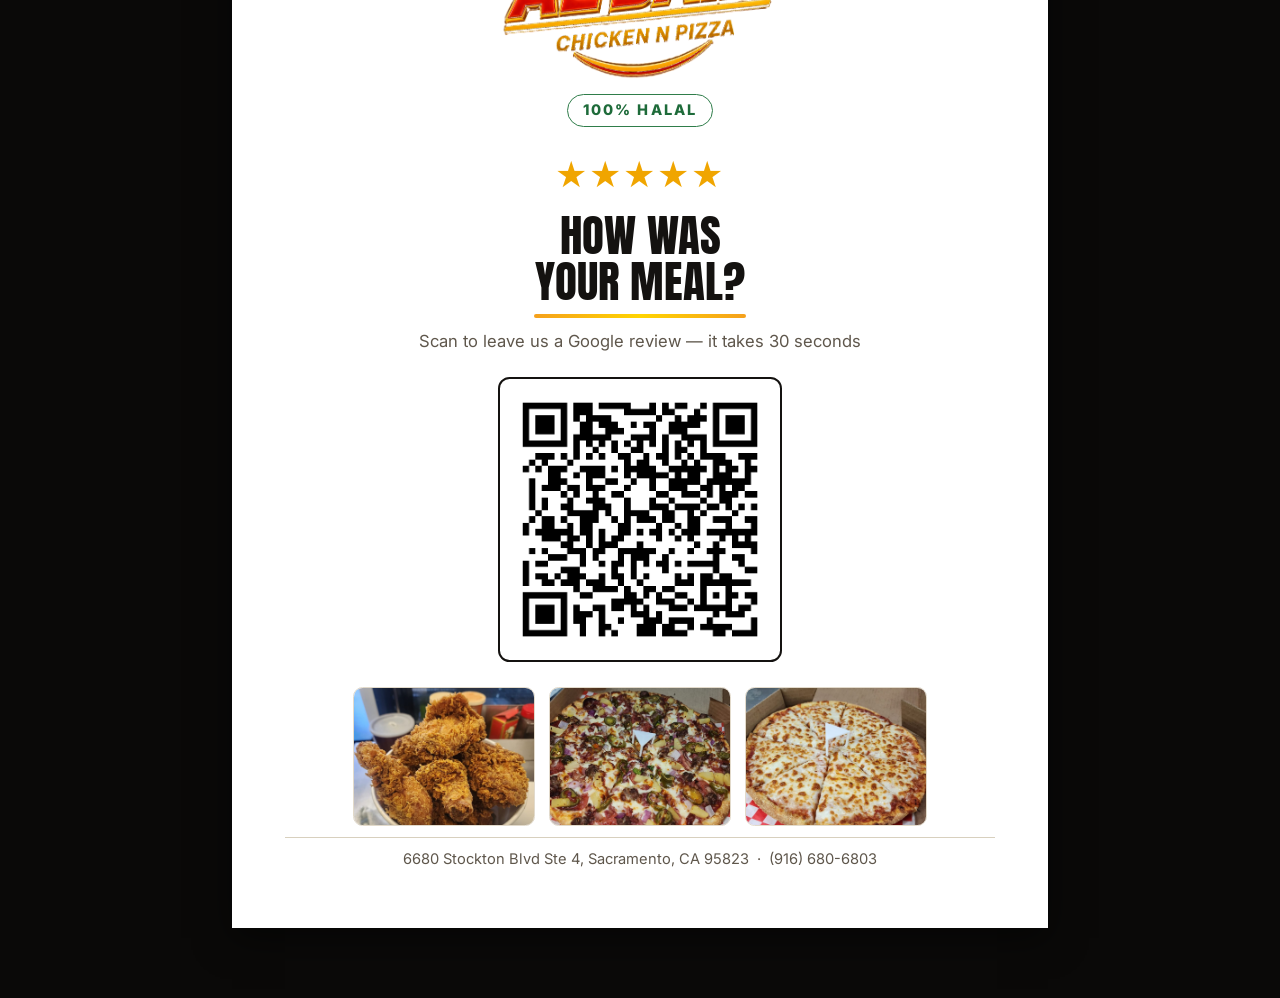
<file: print.html>
<!DOCTYPE html>
<html lang="en">
<head>
<meta charset="utf-8">
<meta name="viewport" content="width=device-width, initial-scale=1">
<title>AL BAIK - Print QR signs</title>
<link rel="icon" href="data:image/svg+xml,%3Csvg xmlns='http://www.w3.org/2000/svg' viewBox='0 0 32 32'%3E%3Crect width='32' height='32' rx='6' fill='%230a0908'/%3E%3Ctext x='16' y='23' font-size='18' text-anchor='middle' fill='%23ffcc00' font-family='Arial' font-weight='bold'%3EA%3C/text%3E%3C/svg%3E">
<link rel="preconnect" href="https://fonts.googleapis.com">
<link rel="preconnect" href="https://fonts.gstatic.com" crossorigin>
<link href="https://fonts.googleapis.com/css2?family=Anton&family=Inter:wght@400;500;600;700;800&display=swap" rel="stylesheet">
<link rel="stylesheet" href="assets/css/style.css?v=89dc846d">
<style>
  /* ---------- the control bar (screen only) ---------- */
  .tools{max-width:900px;margin:0 auto;padding:22px 16px 8px}
  .tools h1{font-family:var(--display);font-weight:400;text-transform:uppercase;color:var(--gold-bright);margin:0 0 6px;font-size:28px}
  .tools .row{display:flex;flex-wrap:wrap;gap:14px;align-items:flex-end;margin:16px 0}
  .tools label{display:block;font-size:12px;color:var(--muted);letter-spacing:.06em;text-transform:uppercase}
  .tools select,.tools input{
    margin-top:6px;padding:10px 12px;border-radius:11px;
    background:var(--surface-2);border:1px solid var(--hair);min-width:150px;
  }
  .tools button{
    padding:12px 20px;border-radius:12px;border:none;
    background:linear-gradient(135deg,var(--gold-bright),var(--orange));
    color:#171000;font-weight:800;font-size:15px;
  }
  .tools button.sec{background:transparent;border:1px solid var(--line);color:var(--gold);font-weight:600}
  .note{
    border:1px solid var(--line);border-radius:12px;padding:13px 15px;margin:14px 0;
    background:var(--surface);color:var(--muted);font-size:13px;line-height:1.6;
  }
  .note b{color:var(--gold)}
  .warn{border-color:#5c3a12;background:rgba(92,58,18,.22);color:#e8c88a}
  .preview-label{max-width:900px;margin:22px auto 8px;padding:0 16px;color:var(--muted);font-size:12px;letter-spacing:.1em;text-transform:uppercase}

  /* ---------- the printable sheets ---------- */
  #sheets{display:flex;flex-direction:column;align-items:center;gap:22px;padding:0 16px 50px}
  .sign{
    position:relative;
    display:flex;flex-direction:column;align-items:center;justify-content:space-between;
    background:#fff;color:#141210;
    text-align:center;overflow:hidden;
    box-shadow:0 10px 34px rgba(0,0,0,.5);      /* screen only, removed for print */
  }
  .sign.dark{background:#0a0908;color:#f6f2ea}

  /* sizes, in real inches so print output is exact */
  .sign.s-letter{width:8.5in;height:11in;padding:0.6in 0.55in}
  .sign.s-57{width:5in;height:7in;padding:0.42in 0.38in}
  .sign.s-46{width:4in;height:6in;padding:0.34in 0.3in}

  .sign > div:not(.sign-qr){width:100%}
  /* sized in inches, not %, so the print resolution is predictable:
     1218px of artwork / 3.6in = 338 dpi */
  .sign-logo{margin:0 auto}
  .sign.s-letter .sign-logo{width:2.9in}
  .sign.s-57 .sign-logo{width:2in}
  .sign.s-46 .sign-logo{width:1.6in}

  .sign-halal{
    display:inline-block;margin-top:.14in;padding:.05in .16in;
    border:1.5px solid #2f7d4a;border-radius:999px;
    color:#1e6b3a;font-size:11pt;font-weight:800;letter-spacing:.14em;
  }
  .sign.dark .sign-halal{border-color:#4bab6d;color:#8ee0a6}
  .sign.s-46 .sign-halal{font-size:8pt}

  .sign-head{
    font-family:var(--display);font-weight:400;text-transform:uppercase;
    line-height:1.02;margin:.16in 0 .04in;color:#141210;
  }
  .sign.dark .sign-head{color:var(--gold-bright)}
  .s-letter .sign-head{font-size:34pt;margin:.12in 0 0}
  .s-57 .sign-head{font-size:21pt;margin:.1in 0 0}
  .s-46 .sign-head{font-size:16pt;margin:.07in 0 0}

  .sign-sub{margin:0;color:#5f574c;line-height:1.35}
  .sign.dark .sign-sub{color:#b9b0a2}
  .s-letter .sign-sub{font-size:12.5pt}
  .s-57 .sign-sub{font-size:9pt}
  .s-46 .sign-sub{font-size:7pt}

  .sign-qr{
    width:-moz-fit-content;width:fit-content;margin:0 auto;
    background:#fff;border-radius:.12in;padding:.11in;
    border:2px solid #141210;
  }
  .sign.dark .sign-qr{border-color:var(--gold)}
  .s-letter .sign-qr img{width:2.7in;height:2.7in}
  .s-57 .sign-qr img{width:1.9in;height:1.9in}
  .s-46 .sign-qr img{width:1.5in;height:1.5in}

  .sign-url{
    font-weight:800;letter-spacing:.02em;color:#141210;margin:.1in 0 0;
  }
  .sign.dark .sign-url{color:var(--gold)}
  .s-letter .sign-url{font-size:15pt}
  .s-57 .sign-url{font-size:11pt}
  .s-46 .sign-url{font-size:9pt}

  .sign-foot{
    width:100%;border-top:1.5px solid #d8d0be;padding-top:.1in;margin-top:.12in;
    color:#5f574c;line-height:1.5;
  }
  .sign.dark .sign-foot{border-color:#3a3128;color:#b9b0a2}
  .s-letter .sign-foot{font-size:11pt}
  .s-57 .sign-foot{font-size:8.5pt}
  .s-46 .sign-foot{font-size:7pt}

  .sign-strip{display:flex;gap:.14in;width:100%;justify-content:center}
  .sign-strip img{
    object-fit:cover;border-radius:.1in;
    border:1.5px solid #e2dacb;
  }
  .sign.dark .sign-strip img{border-color:#3a3128}
  .s-letter .sign-strip img{width:1.9in;height:1.45in}
  .s-57 .sign-strip img{width:1.05in;height:.8in}
  .s-46 .sign-strip img{width:.8in;height:.62in}

  .rule{
    height:.045in;width:2.2in;margin:.1in auto .12in;border-radius:999px;
    background:linear-gradient(90deg,#f5a01c,#ffd400,#f5a01c);
  }
  .s-46 .rule{width:1.4in;margin:.07in auto .08in}

  .stars{color:#f0a500;letter-spacing:.06em}
  .s-letter .stars{font-size:24pt}
  .s-57 .stars{font-size:15pt}
  .s-46 .stars{font-size:12pt}

  @media print{
    body{background:#fff;padding:0}
    .tools,.preview-label{display:none!important}
    #sheets{display:block;padding:0;gap:0}
    .sign{box-shadow:none;page-break-after:always;break-after:page}
    .sign:last-child{page-break-after:auto;break-after:auto}
    @page{margin:0}
  }
</style>
</head>
<body>

<div class="tools">
  <h1>Print QR signs</h1>
  <p class="foot-note" style="text-align:left;margin:0">
    Built for a double-sided T-stand: print <b>Both sides</b> on one sheet (duplex, flip on
    <i>long edge</i>), or print the two pages and slide them back to back into the holder.
  </p>

  <div class="row">
    <div>
      <label for="size">Paper size</label>
      <select id="size">
        <option value="s-letter">8.5 x 11 in (US Letter)</option>
        <option value="s-57">5 x 7 in</option>
        <option value="s-46">4 x 6 in</option>
      </select>
    </div>
    <div>
      <label for="side">What to print</label>
      <select id="side">
        <option value="both">Both sides (menu + review)</option>
        <option value="menu">Menu QR only</option>
        <option value="review">Google review QR only</option>
      </select>
    </div>
    <div>
      <label for="theme">Style</label>
      <select id="theme">
        <option value="light">White (uses far less ink)</option>
        <option value="dark">Black (matches the menu)</option>
      </select>
    </div>
    <div>
      <label for="copies">Sets</label>
      <input type="number" id="copies" value="1" min="1" max="24" style="min-width:90px">
    </div>
    <div>
      <button id="printBtn">Print</button>
      <button class="sec" id="go">Refresh preview</button>
    </div>
  </div>

  <div class="note warn" id="reviewWarn" hidden>
    <b>Heads up:</b> no Google review link is set yet, so the review side would send people to a
    "how did we do" page with your phone number instead of the Google review box. Print the
    <b>menu side only</b> until the Google Business Profile is live, then reprint.
  </div>

  <div class="note">
    <b>Before printing:</b> in the print dialog set <b>Margins: None</b> and turn
    <b>Background graphics ON</b>, or the black style prints blank and the layout shifts.
    Scale must stay at 100%.
  </div>
</div>

<p class="preview-label">Preview</p>
<div id="sheets"></div>

<script src="assets/js/config.js?v=53bec495"></script>
<script>
(function () {
  var CFG = window.ALBAIK_CONFIG || {};
  var sheets = document.getElementById("sheets");

  var SITE = "albaik.dpdns.org";
  var hasReview = !!(CFG.reviewUrl || CFG.placeId);
  document.getElementById("reviewWarn").hidden = hasReview;

  function foot() {
    var bits = [];
    if (CFG.address) bits.push(CFG.address);
    if (CFG.phoneDisplay) bits.push(CFG.phoneDisplay);
    return bits.join("&nbsp; &middot; &nbsp;");
  }

  function face(kind, size, theme) {
    var menu = kind === "menu";
    return '<div class="sign ' + size + (theme === "dark" ? " dark" : "") + '">' +
      '<div>' +
        '<img class="sign-logo" src="assets/img/logo.png?v=7a08f05d" alt="AL BAIK">' +
        (CFG.halal ? '<div class="sign-halal">100% HALAL</div>' : "") +
      "</div>" +
      '<div>' +
        (menu ? "" : '<div class="stars">&#9733;&#9733;&#9733;&#9733;&#9733;</div>') +
        '<h2 class="sign-head">' + (menu ? "Scan for<br>our menu" : "How was<br>your meal?") + "</h2>" +
        '<div class="rule"></div>' +
        '<p class="sign-sub">' + (menu
          ? "Photos, prices and every topping &mdash; point your camera at the code"
          : "Scan to leave us a Google review &mdash; it takes 30 seconds") + "</p>" +
      "</div>" +
      '<div class="sign-qr"><img src="qr/' + (menu ? "menu" : "review") + '.png" alt=""></div>' +
      '<div>' +
        (menu ? '<p class="sign-url">' + SITE + "</p>" : "") +
        '<div class="sign-strip">' +
          '<img src="assets/img/print/thumb-1.jpg" alt="">' +
          '<img src="assets/img/print/thumb-2.jpg" alt="">' +
          '<img src="assets/img/print/thumb-3.jpg" alt="">' +
        "</div>" +
        '<div class="sign-foot">' + foot() + "</div>" +
      "</div>" +
    "</div>";
  }

  function build() {
    var size = document.getElementById("size").value;
    var side = document.getElementById("side").value;
    var theme = document.getElementById("theme").value;
    var n = Math.max(1, Math.min(24, +document.getElementById("copies").value || 1));

    var out = "";
    for (var i = 0; i < n; i++) {
      if (side === "both") out += face("menu", size, theme) + face("review", size, theme);
      else out += face(side, size, theme);
    }
    sheets.innerHTML = out;

    // the page box has to match the chosen card, or the printer adds its own margins
    var dims = { "s-letter": "8.5in 11in", "s-57": "5in 7in", "s-46": "4in 6in" }[size];
    var style = document.getElementById("pageRule") || document.createElement("style");
    style.id = "pageRule";
    style.textContent = "@media print{@page{size:" + dims + ";margin:0}}";
    document.head.appendChild(style);
  }

  document.getElementById("go").addEventListener("click", build);
  document.getElementById("printBtn").addEventListener("click", function () { window.print(); });
  ["size", "side", "theme", "copies"].forEach(function (id) {
    document.getElementById(id).addEventListener("change", build);
  });
  build();
})();
</script>
</body>
</html>
</file>
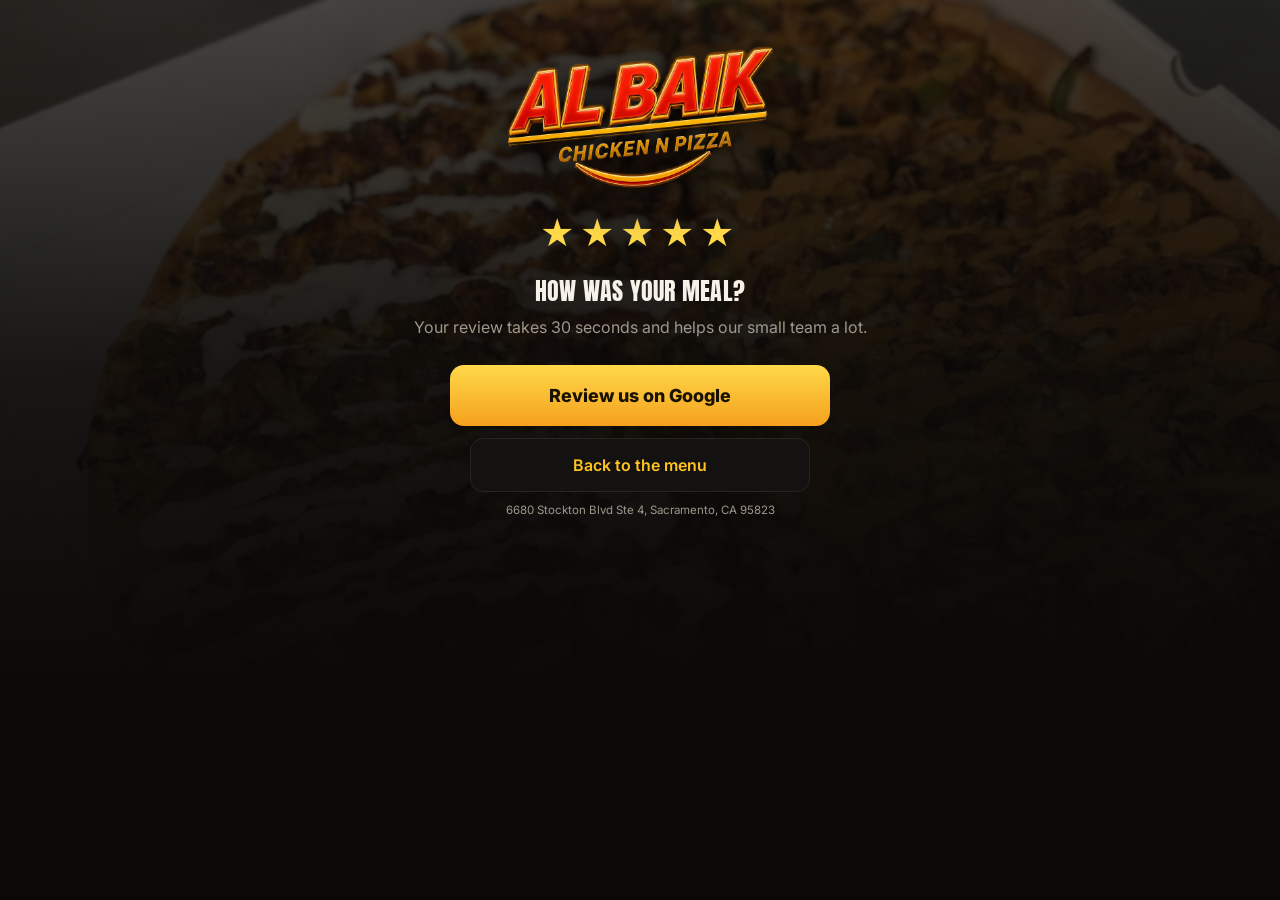
<file: review.html>
<!DOCTYPE html>
<html lang="en">
<head>
<meta charset="utf-8">
<meta name="viewport" content="width=device-width, initial-scale=1, viewport-fit=cover">
<title>AL BAIK - Leave a review</title>
<meta name="description" content="Enjoyed your meal at AL BAIK? Leave us a Google review.">
<meta name="theme-color" content="#0d0d0d">
<link rel="icon" href="data:image/svg+xml,%3Csvg xmlns='http://www.w3.org/2000/svg' viewBox='0 0 32 32'%3E%3Crect width='32' height='32' rx='6' fill='%230d0d0d'/%3E%3Ctext x='16' y='23' font-size='18' text-anchor='middle' fill='%23ffcc00' font-family='Arial' font-weight='bold'%3EA%3C/text%3E%3C/svg%3E">
<link rel="preconnect" href="https://fonts.googleapis.com">
<link rel="preconnect" href="https://fonts.gstatic.com" crossorigin>
<link href="https://fonts.googleapis.com/css2?family=Anton&family=Inter:wght@400;500;600;700;800&display=swap" rel="stylesheet">
<link rel="stylesheet" href="assets/css/style.css?v=89dc846d">
<style>
  .rv-bg{
    position:fixed;inset:0;z-index:-2;
    background:url('assets/img/pizza.webp') center 30%/cover no-repeat;
    transform:scale(1.05);
  }
  .rv-bg::after{
    content:"";position:absolute;inset:0;
    background:linear-gradient(180deg,rgba(10,9,8,.72) 0%,rgba(10,9,8,.94) 42%,var(--bg) 78%);
  }
  .review-wrap{max-width:520px;margin:0 auto;padding:44px 20px 40px;text-align:center}
  .rv-logo{width:min(270px,70vw);margin:0 auto;filter:drop-shadow(0 8px 24px rgba(0,0,0,.85))}
  .review-wrap h1{font-family:var(--display);font-weight:400;text-transform:uppercase;letter-spacing:.01em}
  .stars{font-size:34px;letter-spacing:6px;color:var(--gold-bright);margin:18px 0 6px}
  .review-wrap h1{font-size:24px;margin:14px 0 6px}
  .review-wrap p{color:var(--muted);margin:0 0 6px}
  .big{
    display:block;margin:26px auto 12px;max-width:380px;
    padding:17px;border-radius:14px;border:none;
    background:linear-gradient(180deg,var(--gold-bright),var(--orange));
    color:#1a1200;font-weight:800;font-size:18px;text-decoration:none;
  }
  .setup{
    text-align:left;background:var(--panel);border:1px solid var(--line);
    border-radius:12px;padding:14px;margin-top:22px;font-size:13px;color:var(--muted);
  }
  .setup code{color:var(--gold);word-break:break-all}
</style>
</head>
<body>

<div class="rv-bg"></div>
<div class="review-wrap">
  <img class="rv-logo" src="assets/img/logo.webp?v=791d2388" alt="AL BAIK - Chicken N Pizza">

  <div class="stars" aria-hidden="true">&#9733;&#9733;&#9733;&#9733;&#9733;</div>
  <h1>How was your meal?</h1>
  <p>Your review takes 30 seconds and helps our small team a lot.</p>

  <a class="big" id="reviewBtn" href="#" rel="noopener">Review us on Google</a>
  <a class="foot-btn" id="waBtn" href="#">Message us instead</a>
  <a class="foot-btn" href="index.html">Back to the menu</a>

  <p class="foot-note" id="addr"></p>

  <div class="setup" id="setup" hidden>
    <b>Setup needed:</b> the Google review link is not set yet.
    Open <code>assets/js/config.js</code> and paste your link into <code>reviewUrl</code>,
    or put your Google <code>placeId</code> there.
    Get the link from your Google Business Profile: <em>Read reviews &rarr; Get more reviews &rarr; Share review form</em>.
  </div>
</div>

<script src="assets/js/config.js?v=53bec495"></script>
<script>
(function () {
  var CFG = window.ALBAIK_CONFIG || {};
  var url = CFG.reviewUrl ||
    (CFG.placeId ? "https://search.google.com/local/writereview?placeid=" + encodeURIComponent(CFG.placeId) : "");

  var btn = document.getElementById("reviewBtn");
  if (url) {
    btn.href = url;
    btn.target = "_blank";
  } else {
    // No Google listing yet. A customer must never see a developer notice, so the page
    // turns into a "tell us directly" card instead. ?setup=1 shows the wiring instructions.
    document.querySelector(".review-wrap h1").textContent = "How did we do?";
    document.querySelector(".review-wrap p").textContent =
      "Our Google page is being set up. Until it is live, tell us straight - we read every word.";
    if (CFG.phoneDisplay) {
      btn.textContent = "Call " + CFG.phoneDisplay;
      btn.href = "tel:" + CFG.phoneDisplay.replace(/[^0-9+]/g, "");
    } else {
      btn.hidden = true;
    }
    if (new URLSearchParams(location.search).has("setup")) {
      document.getElementById("setup").hidden = false;
    }
  }

  var wa = document.getElementById("waBtn");
  var num = (CFG.whatsapp || "").replace(/[^0-9]/g, "");
  if (num) {
    wa.href = "https://wa.me/" + num + "?text=" + encodeURIComponent("Hi AL BAIK, I would like to share some feedback about my visit:");
    wa.target = "_blank";
  } else {
    wa.hidden = true;
  }

  if (CFG.address) document.getElementById("addr").textContent = CFG.address;
})();
</script>
</body>
</html>
</file>
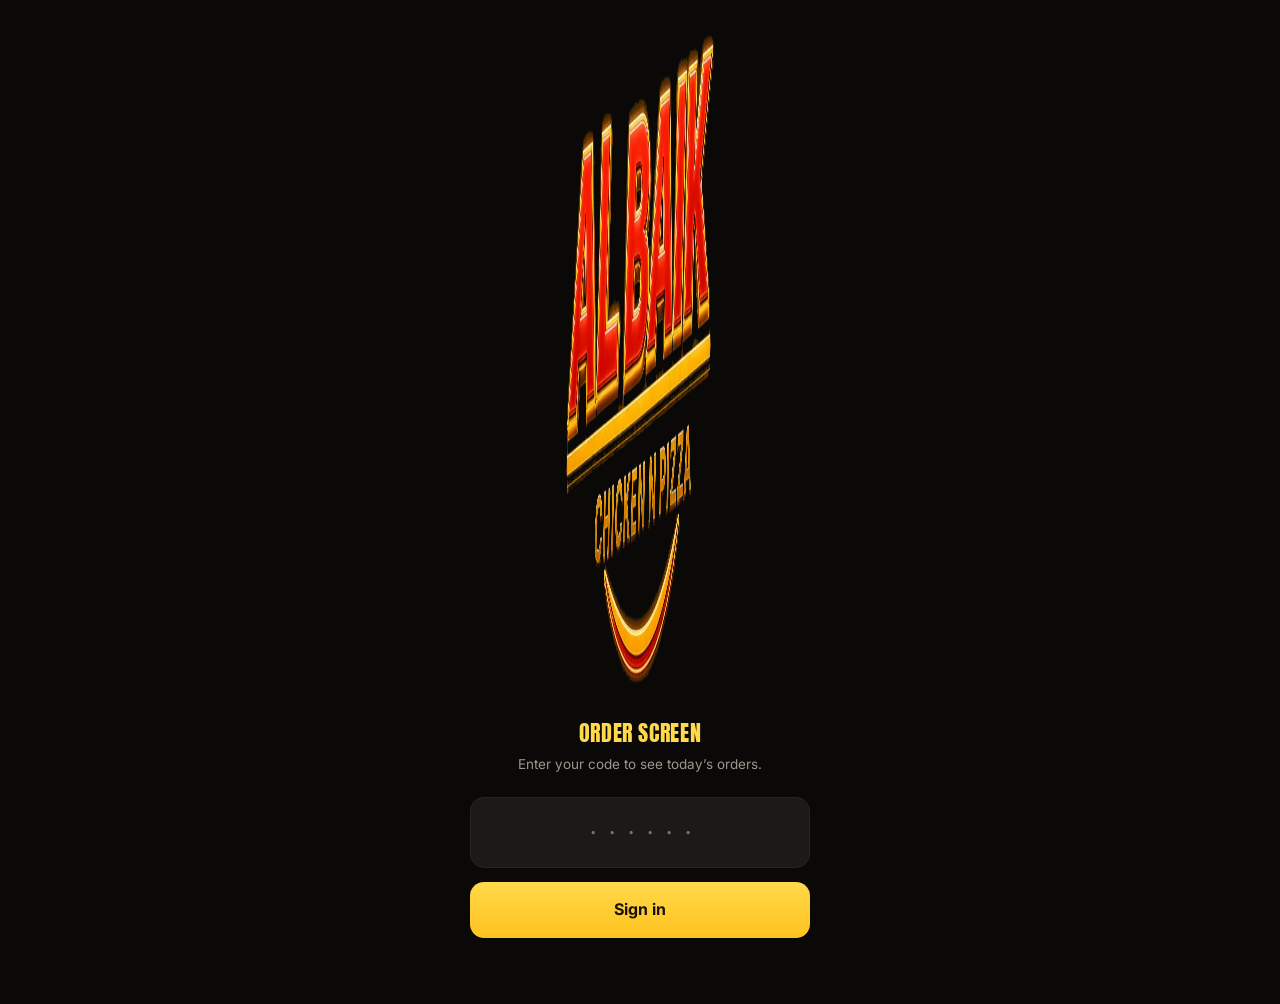
<file: staff.html>
<!DOCTYPE html>
<html lang="en">
<head>
<meta charset="utf-8">
<meta name="viewport" content="width=device-width, initial-scale=1, viewport-fit=cover">
<title>AL BAIK - Order screen</title>
<meta name="robots" content="noindex, nofollow">
<meta name="theme-color" content="#0a0908">
<link rel="icon" href="data:image/svg+xml,%3Csvg xmlns='http://www.w3.org/2000/svg' viewBox='0 0 32 32'%3E%3Crect width='32' height='32' rx='6' fill='%230a0908'/%3E%3Ctext x='16' y='23' font-size='18' text-anchor='middle' fill='%23ffcc00' font-family='Arial' font-weight='bold'%3EA%3C/text%3E%3C/svg%3E">
<link rel="apple-touch-icon" href="assets/img/apple-touch-icon.png">
<meta name="apple-mobile-web-app-title" content="AL BAIK Orders">
<meta name="apple-mobile-web-app-capable" content="yes">
<link rel="preconnect" href="https://fonts.googleapis.com">
<link rel="preconnect" href="https://fonts.gstatic.com" crossorigin>
<link href="https://fonts.googleapis.com/css2?family=Anton&family=Inter:wght@400;500;600;700;800&display=swap" rel="stylesheet">
<style>
:root{
  --bg:#0a0908; --surface:#141210; --surface-2:#1c1917;
  --hair:#2a241c; --line:#4a3a12;
  --gold:#ffc31f; --gold-bright:#ffd94a;
  --text:#f6f2ea; --muted:#9e978b;
  --new:#ffc31f; --making:#7fa8ff; --ready:#5dc47c; --bad:#ff6a4d;
  --display:"Anton","Arial Narrow",Impact,sans-serif;
  --body:"Inter","Segoe UI",Roboto,system-ui,-apple-system,Arial,sans-serif;
}
*{box-sizing:border-box}
[hidden]{display:none!important}
html,body{margin:0;padding:0;height:100%}
body{
  background:var(--bg);color:var(--text);font-family:var(--body);
  font-size:16px;line-height:1.45;-webkit-tap-highlight-color:transparent;
}
button,input{font:inherit;color:inherit}
button{cursor:pointer}

/* ---------- sign in ---------- */
.gate{min-height:100dvh;display:grid;place-items:center;padding:24px}
.gate-box{width:100%;max-width:340px;text-align:center}
.gate-box img{width:150px;margin:0 auto 18px}
.gate-box h1{
  font-family:var(--display);font-weight:400;font-size:22px;
  text-transform:uppercase;letter-spacing:.03em;color:var(--gold-bright);margin:0 0 6px;
}
.gate-box p{color:var(--muted);font-size:13.5px;margin:0 0 22px}
.pinbox{
  width:100%;padding:16px;border-radius:14px;text-align:center;
  background:var(--surface-2);border:1px solid var(--hair);color:var(--text);
  font-size:26px;letter-spacing:.5em;text-indent:.5em;font-variant-numeric:tabular-nums;
}
.pinbox:focus{outline:none;border-color:var(--line);box-shadow:0 0 0 3px rgba(255,195,31,.14)}
.go{
  width:100%;margin-top:14px;padding:16px;border:0;border-radius:14px;
  background:linear-gradient(180deg,var(--gold-bright),var(--gold));
  color:#1a1207;font-weight:700;font-size:16px;
}
.go:disabled{opacity:.5}
.err{margin-top:14px;color:#ffb4a0;font-size:13.5px;min-height:20px}

/* ---------- top bar ---------- */
.bar{
  position:sticky;top:0;z-index:20;
  display:flex;align-items:center;gap:12px;flex-wrap:wrap;
  padding:10px 14px calc(10px);
  background:rgba(10,9,8,.94);border-bottom:1px solid var(--hair);
  backdrop-filter:blur(8px);
}
.bar h1{
  font-family:var(--display);font-weight:400;font-size:17px;margin:0;
  text-transform:uppercase;letter-spacing:.04em;color:var(--gold-bright);
}
.bar .spacer{flex:1}
.pill{
  padding:6px 11px;border-radius:99px;font-size:11px;font-weight:700;
  letter-spacing:.1em;text-transform:uppercase;
  border:1px solid var(--hair);background:var(--surface-2);color:var(--muted);
  white-space:nowrap;
}
.pill.live{border-color:rgba(93,196,124,.45);background:rgba(93,196,124,.12);color:#8ee0a6}
.pill.paused{border-color:rgba(255,106,77,.45);background:rgba(255,106,77,.12);color:#ffb4a0}
.tool{
  padding:8px 13px;border-radius:11px;font-size:13px;font-weight:600;
  background:var(--surface-2);border:1px solid var(--hair);color:var(--text);
}
.tool.warn{border-color:rgba(255,106,77,.4);color:#ffb4a0}

/* ---------- board ---------- */
.board{
  display:grid;gap:14px;padding:14px;
  grid-template-columns:1fr;
  align-items:start;
}
@media (min-width:820px){ .board{grid-template-columns:repeat(3,1fr)} }
.col{background:var(--surface);border:1px solid var(--hair);border-radius:16px;padding:12px}
.col > h2{
  display:flex;align-items:center;gap:8px;margin:2px 4px 12px;
  font-size:11.5px;font-weight:800;letter-spacing:.16em;text-transform:uppercase;color:var(--muted);
}
.col > h2 i{width:9px;height:9px;border-radius:50%;font-style:normal}
.col.c-new    > h2 i{background:var(--new)}
.col.c-making > h2 i{background:var(--making)}
.col.c-ready  > h2 i{background:var(--ready)}
.col > h2 b{margin-left:auto;color:var(--text);font-variant-numeric:tabular-nums}
.none{color:#57514a;font-size:13px;text-align:center;padding:26px 0}

.tick{
  background:var(--surface-2);border:1px solid var(--hair);
  border-left:4px solid var(--hair);
  border-radius:13px;padding:12px 13px;margin-bottom:10px;
}
.c-new    .tick{border-left-color:var(--new)}
.c-making .tick{border-left-color:var(--making)}
.c-ready  .tick{border-left-color:var(--ready)}
.tick.fresh{animation:pop 1.1s ease-out 2}
@keyframes pop{0%,100%{box-shadow:0 0 0 0 rgba(255,195,31,0)}45%{box-shadow:0 0 0 5px rgba(255,195,31,.22)}}

.thead{display:flex;align-items:baseline;gap:10px}
.tnum{
  font-family:var(--display);font-weight:400;font-size:38px;line-height:1;
  color:var(--gold-bright);font-variant-numeric:tabular-nums;
}
.twho{flex:1;min-width:0;font-size:13px;color:var(--muted);overflow:hidden;text-overflow:ellipsis;white-space:nowrap}
.twho b{display:block;color:var(--text);font-size:14px;font-weight:600}
.tage{font-size:11.5px;color:var(--muted);font-variant-numeric:tabular-nums;white-space:nowrap}
.tage.late{color:#ffb4a0;font-weight:700}

.tags{display:flex;flex-wrap:wrap;gap:6px;margin-top:9px}
.tag{
  padding:3px 8px;border-radius:7px;font-size:10.5px;font-weight:700;
  letter-spacing:.08em;text-transform:uppercase;
  background:rgba(255,255,255,.06);border:1px solid var(--hair);color:var(--muted);
}
.tag.eat{background:rgba(127,168,255,.13);border-color:rgba(127,168,255,.36);color:#a9c8ff}

.lines{margin:11px 0 0;padding:0;list-style:none}
.lines li{padding:7px 0;border-top:1px solid rgba(255,255,255,.06);font-size:14.5px}
.lines li:first-child{border-top:0}
.qn{
  display:inline-block;min-width:26px;margin-right:6px;padding:1px 5px;border-radius:6px;
  background:rgba(255,195,31,.15);color:var(--gold-bright);
  font-weight:800;font-size:13px;text-align:center;font-variant-numeric:tabular-nums;
}
.lines .opt{margin:3px 0 0 32px;color:var(--muted);font-size:12.5px}
.lines .no{
  margin:4px 0 0 32px;padding:3px 8px;border-radius:6px;display:inline-block;
  background:rgba(255,106,77,.14);border:1px solid rgba(255,106,77,.4);
  color:#ffb4a0;font-size:12.5px;font-weight:700;
}
.lines .say{margin:4px 0 0 32px;color:#e2c98a;font-size:12.5px;font-style:italic}
.kitchen{
  margin:10px 0 0;padding:8px 10px;border-radius:9px;
  background:rgba(255,195,31,.1);border:1px solid rgba(255,195,31,.32);
  color:#f0dda8;font-size:12.5px;
}

.tfoot{display:flex;align-items:center;gap:8px;margin-top:12px}
.money{
  font-family:var(--display);font-weight:400;font-size:22px;color:var(--gold);
  font-variant-numeric:tabular-nums;margin-right:auto;
}
.act{
  padding:11px 15px;border:0;border-radius:11px;font-size:13.5px;font-weight:700;
  background:linear-gradient(180deg,var(--gold-bright),var(--gold));color:#1a1207;
}
.act.calm{background:var(--surface);border:1px solid var(--hair);color:var(--muted);font-weight:600;padding:11px 12px}
.act.kill{background:none;border:1px solid rgba(255,106,77,.42);color:#ffb4a0;font-weight:600}

.done-strip{padding:0 14px 30px}
.done-strip h2{
  font-size:11.5px;font-weight:800;letter-spacing:.16em;text-transform:uppercase;
  color:var(--muted);margin:6px 4px 10px;
}
.done-row{
  display:flex;align-items:center;gap:12px;padding:9px 12px;margin-bottom:7px;
  background:var(--surface);border:1px solid var(--hair);border-radius:11px;font-size:13.5px;
}
.done-row b{font-family:var(--display);font-weight:400;font-size:20px;color:var(--muted);min-width:44px}
.done-row .spacer{flex:1}
.done-row.voided b,.done-row.voided span{color:#8c6f68;text-decoration:line-through}

.tally{
  display:flex;gap:14px;flex-wrap:wrap;margin:0 14px 16px;padding:14px 16px;
  border-radius:14px;border:1px solid var(--line);
  background:linear-gradient(180deg,var(--surface-2),#131110);
}
.tally div{display:flex;flex-direction:column}
.tally span{font-size:10.5px;letter-spacing:.14em;text-transform:uppercase;color:var(--muted)}
.tally strong{font-size:22px;color:var(--gold);font-variant-numeric:tabular-nums}

@media (prefers-reduced-motion:reduce){*{animation:none!important;transition:none!important}}
</style>
</head>
<body>

<!-- ---------- sign in ---------- -->
<div class="gate" id="gate">
  <div class="gate-box">
    <img src="assets/img/logo.webp?v=791d2388" alt="AL BAIK" width="1234" height="669">
    <h1>Order screen</h1>
    <p>Enter your code to see today&rsquo;s orders.</p>
    <input class="pinbox" id="pin" type="password" inputmode="numeric" autocomplete="off"
           maxlength="12" placeholder="&middot;&middot;&middot;&middot;&middot;&middot;" aria-label="Staff code">
    <button class="go" id="goBtn" type="button">Sign in</button>
    <p class="err" id="gateErr"></p>
  </div>
</div>

<!-- ---------- the board ---------- -->
<div id="app" hidden>
  <div class="bar">
    <h1>Orders</h1>
    <span class="pill" id="acceptPill"></span>
    <span class="pill" id="clockPill"></span>
    <span class="spacer"></span>
    <button class="tool" id="soundBtn" type="button">Sound on</button>
    <button class="tool" id="acceptBtn" type="button"></button>
    <button class="tool warn" id="outBtn" type="button">Sign out</button>
  </div>

  <div class="tally" id="tally" hidden></div>

  <div class="board">
    <section class="col c-new"><h2><i></i>Just placed &mdash; take payment <b id="nNew">0</b></h2><div id="colNew"></div></section>
    <section class="col c-making"><h2><i></i>In the kitchen <b id="nMaking">0</b></h2><div id="colMaking"></div></section>
    <section class="col c-ready"><h2><i></i>Ready to hand over <b id="nReady">0</b></h2><div id="colReady"></div></section>
  </div>

  <div class="done-strip">
    <h2>Finished today</h2>
    <div id="colDone"><p class="none">Nothing yet.</p></div>
  </div>
</div>

<script src="assets/js/config.js?v=53bec495"></script>
<script>
/* AL BAIK order screen.
 *
 * Runs on whatever tablet or phone sits by the register. It holds a signed
 * token for one shift, then makes whoever is on the till type the code again -
 * a screen left logged in overnight is how order boards get spammed.
 */
(function () {
  "use strict";

  var CFG = window.ALBAIK_CONFIG || {};
  var API = CFG.orderApi;
  var CUR = CFG.currency || "$";
  var KEY = "albaik.staff.v1";

  var $ = function (s) { return document.querySelector(s); };
  var auth = null;              // {token, role}
  var seen = {};                // id -> order, so polls can be deltas
  var known = {};               // ids already on screen, to spot genuinely new ones
  var lastChange = 0;
  var lastFull = 0;
  var accepting = true;
  var sound = true;
  var timer = null;

  function esc(s) {
    return String(s == null ? "" : s).replace(/[&<>"']/g, function (c) {
      return { "&": "&amp;", "<": "&lt;", ">": "&gt;", '"': "&quot;", "'": "&#39;" }[c];
    });
  }
  function money(n) { return CUR + Number(n || 0).toFixed(2); }

  function api(path, opts) {
    opts = opts || {};
    opts.headers = Object.assign({ "content-type": "application/json" }, opts.headers || {});
    if (auth) opts.headers.authorization = "Bearer " + auth.token;
    return fetch(API + path, opts).then(function (r) {
      return r.json().catch(function () { return {}; }).then(function (b) {
        if (r.status === 401) { signOut(); throw new Error(b.error || "Signed out."); }
        if (!r.ok) throw new Error(b.error || "Something went wrong.");
        return b;
      });
    });
  }

  /* ---------- a noise the kitchen can hear ----------
     Synthesised rather than loaded, so the board still chimes when the wifi is
     having a bad day. Unlocked by the tap on Sign in, which browsers require. */
  var actx = null;
  function chime() {
    if (!sound) return;
    try {
      actx = actx || new (window.AudioContext || window.webkitAudioContext)();
      if (actx.state === "suspended") actx.resume();
      [0, 0.16].forEach(function (at, i) {
        var o = actx.createOscillator(), g = actx.createGain();
        o.type = "sine";
        o.frequency.value = i ? 1180 : 880;
        g.gain.setValueAtTime(0.0001, actx.currentTime + at);
        g.gain.exponentialRampToValueAtTime(0.32, actx.currentTime + at + 0.02);
        g.gain.exponentialRampToValueAtTime(0.0001, actx.currentTime + at + 0.30);
        o.connect(g); g.connect(actx.destination);
        o.start(actx.currentTime + at); o.stop(actx.currentTime + at + 0.32);
      });
    } catch (e) { /* muted device, nothing to do */ }
    if (navigator.vibrate) navigator.vibrate([90, 60, 90]);
  }

  /* ---------- sign in ---------- */

  function signIn() {
    var pin = $("#pin").value.trim();
    if (!pin) return;
    $("#goBtn").disabled = true;
    $("#gateErr").textContent = "";
    chime();                                   // also unlocks audio for later
    fetch(API + "/api/login", {
      method: "POST",
      headers: { "content-type": "application/json" },
      body: JSON.stringify({ pin: pin })
    }).then(function (r) {
      return r.json().then(function (b) {
        if (!r.ok) throw new Error(b.error || "Could not sign in.");
        return b;
      });
    }).then(function (b) {
      auth = b;
      try { localStorage.setItem(KEY, JSON.stringify(b)); } catch (e) {}
      start();
    }).catch(function (e) {
      $("#gateErr").textContent = e.message;
      $("#pin").value = "";
    }).then(function () {
      $("#goBtn").disabled = false;
    });
  }

  function signOut() {
    auth = null;
    try { localStorage.removeItem(KEY); } catch (e) {}
    if (timer) clearInterval(timer);
    $("#app").hidden = true;
    $("#gate").hidden = false;
    $("#pin").value = "";
  }

  /* ---------- the board ---------- */

  function ago(ms) {
    var m = Math.floor((Date.now() - ms) / 60000);
    if (m < 1) return "just now";
    if (m < 60) return m + " min";
    return Math.floor(m / 60) + "h " + (m % 60) + "m";
  }

  function ticket(o, fresh) {
    var lines = (o.lines || []).map(function (l) {
      var opts = [];
      if (l.size) opts.push(l.size);
      (l.options || []).forEach(function (x) { opts.push(x.name + ": " + x.choice); });
      return "<li>" +
        '<span class="qn">' + l.qty + "&times;</span>" + esc(l.name) +
        (opts.length ? '<p class="opt">' + esc(opts.join("  ·  ")) + "</p>" : "") +
        (l.leaveOut && l.leaveOut.length ? '<p class="no">NO ' + esc(l.leaveOut.join(", ").toUpperCase()) + "</p>" : "") +
        (l.note ? '<p class="say">&ldquo;' + esc(l.note) + "&rdquo;</p>" : "") +
      "</li>";
    }).join("");

    var mins = Math.floor((Date.now() - o.placedAt) / 60000);

    var act = o.status === "new"
      ? '<button class="act" data-to="preparing" data-id="' + o.id + '">Paid &rarr; kitchen</button>'
      : o.status === "preparing"
        ? '<button class="act" data-to="ready" data-id="' + o.id + '">Ready</button>'
        : '<button class="act" data-to="done" data-id="' + o.id + '">Handed over</button>';

    var back = o.status === "new" ? ""
      : '<button class="act calm" data-to="' + (o.status === "preparing" ? "new" : "preparing") + '" data-id="' + o.id + '">Back</button>';

    return '<article class="tick' + (fresh ? " fresh" : "") + '" data-tick="' + o.id + '">' +
      '<div class="thead">' +
        '<span class="tnum">' + o.num + "</span>" +
        '<span class="twho">' + (o.who ? "<b>" + esc(o.who) + "</b>" : "<b>No name</b>") + "</span>" +
        '<span class="tage' + (mins >= 15 ? " late" : "") + '">' + ago(o.placedAt) + "</span>" +
      "</div>" +
      '<div class="tags">' +
        '<span class="tag eat">' + (o.kind === "pickup" ? "Take out" : "Eat in") + "</span>" +
        (o.seat ? '<span class="tag">Table ' + esc(o.seat) + "</span>" : "") +
      "</div>" +
      '<ul class="lines">' + lines + "</ul>" +
      (o.note ? '<p class="kitchen">' + esc(o.note) + "</p>" : "") +
      '<div class="tfoot">' +
        '<span class="money">' + money(o.subtotal) + "</span>" +
        back + act +
        (auth && auth.role === "admin"
          ? '<button class="act kill" data-to="void" data-id="' + o.id + '">Void</button>' : "") +
      "</div>" +
    "</article>";
  }

  function draw() {
    var all = Object.keys(seen).map(function (k) { return seen[k]; })
      .sort(function (a, b) { return a.num - b.num; });

    var buckets = { "new": [], preparing: [], ready: [], finished: [] };
    all.forEach(function (o) {
      if (o.status === "done" || o.status === "void") buckets.finished.push(o);
      else if (buckets[o.status]) buckets[o.status].push(o);
    });

    var fresh = [];
    ["new", "preparing", "ready"].forEach(function (st) {
      buckets[st].forEach(function (o) { if (!known[o.id]) fresh.push(o.id); });
    });
    all.forEach(function (o) { known[o.id] = true; });

    function fill(el, list) {
      $(el).innerHTML = list.length
        ? list.map(function (o) { return ticket(o, fresh.indexOf(o.id) !== -1); }).join("")
        : '<p class="none">Nothing here.</p>';
    }
    fill("#colNew", buckets["new"]);
    fill("#colMaking", buckets.preparing);
    fill("#colReady", buckets.ready);

    $("#nNew").textContent = buckets["new"].length;
    $("#nMaking").textContent = buckets.preparing.length;
    $("#nReady").textContent = buckets.ready.length;

    $("#colDone").innerHTML = buckets.finished.length
      ? buckets.finished.slice().reverse().map(function (o) {
          return '<div class="done-row' + (o.status === "void" ? " voided" : "") + '">' +
            "<b>" + o.num + "</b>" +
            "<span>" + (o.who ? esc(o.who) : "No name") + "</span>" +
            '<span class="spacer"></span>' +
            "<span>" + (o.status === "void" ? "Voided" : money(o.subtotal)) + "</span>" +
          "</div>";
        }).join("")
      : '<p class="none">Nothing yet.</p>';

    var live = all.filter(function (o) { return o.status !== "void"; });
    $("#tally").hidden = false;
    $("#tally").innerHTML =
      '<div><span>Orders today</span><strong>' + live.length + "</strong></div>" +
      '<div><span>Subtotal today</span><strong>' +
        money(live.reduce(function (n, o) { return n + o.subtotal; }, 0)) + "</strong></div>" +
      '<div><span>Waiting</span><strong>' + (buckets["new"].length + buckets.preparing.length) + "</strong></div>";

    return fresh.length;
  }

  function poll() {
    // a full sweep now and then keeps the board honest across a day rollover
    var full = Date.now() - lastFull > 60000;
    var since = full ? 0 : lastChange;

    api("/api/board?since=" + since).then(function (b) {
      if (full) { seen = {}; lastFull = Date.now(); }

      var arrivals = 0;
      (b.orders || []).forEach(function (o) {
        if (!known[o.id] && o.status === "new") arrivals++;
        seen[o.id] = o;
        if (o.changedAt > lastChange) lastChange = o.changedAt;
      });

      accepting = b.accepting;
      paintSwitch();
      draw();
      if (arrivals) chime();
    }).catch(function () { /* one dropped poll changes nothing */ });
  }

  function paintSwitch() {
    $("#acceptPill").className = "pill " + (accepting ? "live" : "paused");
    $("#acceptPill").textContent = accepting ? "Taking orders" : "Paused";
    $("#acceptBtn").textContent = accepting ? "Pause orders" : "Start taking orders";
  }

  function tick() {
    var d = new Date();
    var h = d.getHours(), m = d.getMinutes();
    $("#clockPill").textContent =
      (h % 12 === 0 ? 12 : h % 12) + ":" + (m < 10 ? "0" : "") + m + " " + (h >= 12 ? "PM" : "AM");
  }

  function start() {
    $("#gate").hidden = true;
    $("#app").hidden = false;
    seen = {}; known = {}; lastChange = 0; lastFull = 0;
    tick();
    poll();
    if (timer) clearInterval(timer);
    timer = setInterval(function () { poll(); tick(); }, 5000);

    // a register screen that keeps dimming is a register screen nobody uses
    if (navigator.wakeLock) navigator.wakeLock.request("screen").catch(function () {});
  }

  /* ---------- events ---------- */

  $("#goBtn").addEventListener("click", signIn);
  $("#pin").addEventListener("keydown", function (e) { if (e.key === "Enter") signIn(); });
  $("#outBtn").addEventListener("click", signOut);

  $("#soundBtn").addEventListener("click", function () {
    sound = !sound;
    this.textContent = sound ? "Sound on" : "Sound off";
    if (sound) chime();
  });

  $("#acceptBtn").addEventListener("click", function () {
    var want = !accepting;
    if (!want && !confirm("Stop taking orders from the table QR codes?")) return;
    api("/api/accepting", { method: "POST", body: JSON.stringify({ accepting: want }) })
      .then(function (r) { accepting = r.accepting; paintSwitch(); })
      .catch(function (e) { alert(e.message); });
  });

  document.addEventListener("click", function (e) {
    var b = e.target.closest("[data-to]");
    if (!b) return;
    if (b.dataset.to === "void" && !confirm("Void this order? It disappears from the kitchen.")) return;

    b.disabled = true;
    api("/api/status", { method: "POST", body: JSON.stringify({ id: b.dataset.id, status: b.dataset.to }) })
      .then(function () {
        var o = seen[b.dataset.id];
        if (o) { o.status = b.dataset.to; draw(); }
        poll();
      })
      .catch(function (err) { alert(err.message); b.disabled = false; });
  });

  document.addEventListener("visibilitychange", function () {
    if (!document.hidden && auth) poll();
  });

  /* ---------- boot ---------- */

  if (!API) {
    $("#gateErr").textContent = "No order desk is configured on this site.";
    $("#goBtn").disabled = true;
  } else {
    try { auth = JSON.parse(localStorage.getItem(KEY)); } catch (e) { auth = null; }
    if (auth && auth.token) start();
  }
})();
</script>
</body>
</html>
</file>
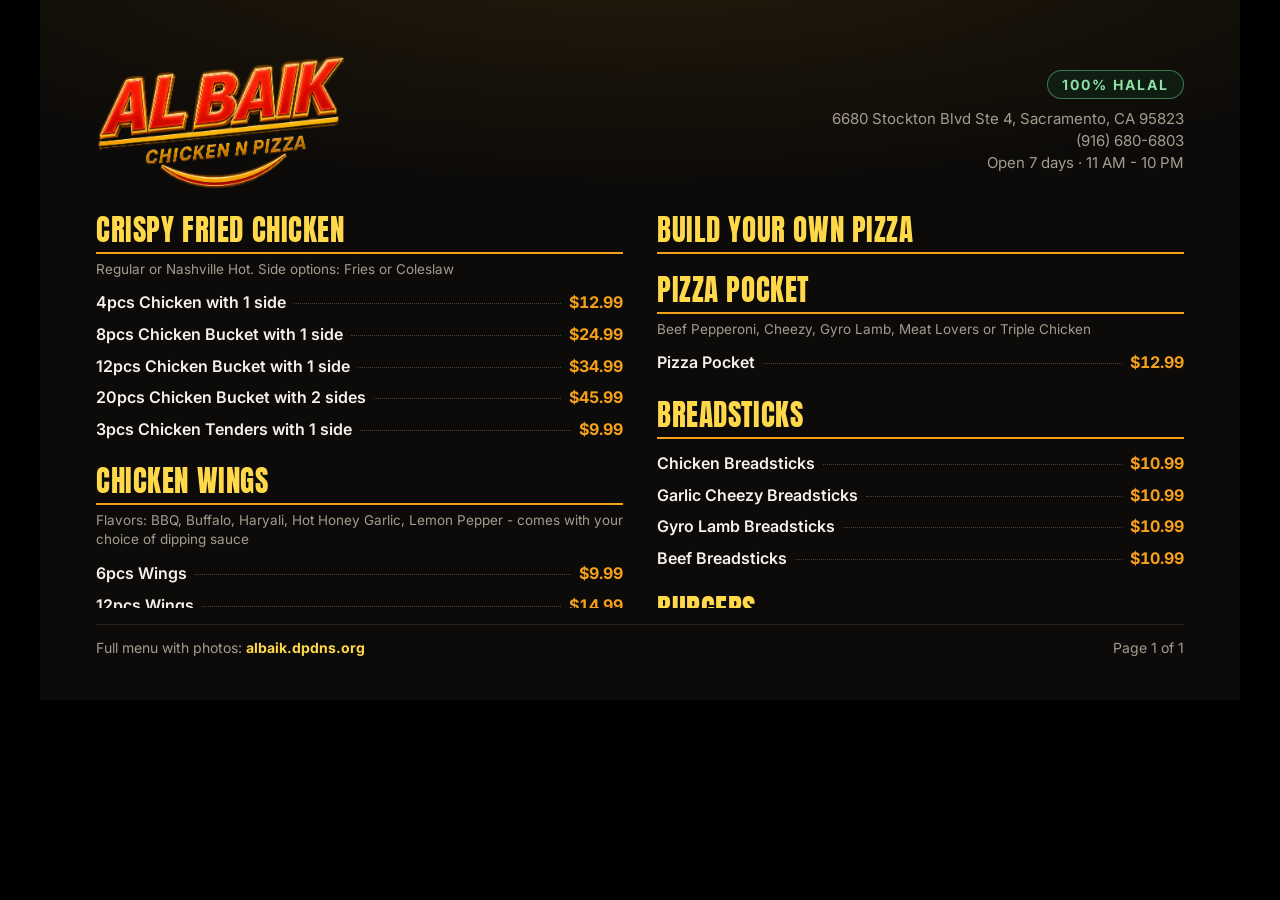
<file: tools/menu-sheets.html>
<!DOCTYPE html>
<html lang="en">
<head>
<meta charset="utf-8">
<title>AL BAIK - menu sheets for Google</title>
<link rel="preconnect" href="https://fonts.googleapis.com">
<link rel="preconnect" href="https://fonts.gstatic.com" crossorigin>
<link href="https://fonts.googleapis.com/css2?family=Anton&family=Inter:wght@400;500;600;700&display=swap" rel="stylesheet">
<style>
  :root{
    --bg:#0d0b09; --surface:#17140f; --line:#2a241d; --hair:#211c16;
    --gold:#f5a01c; --gold-bright:#ffd94a; --text:#f6f2ea; --muted:#a49c8e;
    --display:"Anton","Arial Narrow",Impact,sans-serif;
    --body:"Inter","Segoe UI",Roboto,system-ui,Arial,sans-serif;
  }
  *{box-sizing:border-box}
  body{margin:0;background:#000;font-family:var(--body);color:var(--text)}

  /* each sheet is exactly what gets screenshotted */
  .sheet{
    width:1200px;height:1600px;
    background:
      radial-gradient(120% 60% at 50% -10%, rgba(255,175,20,.10), transparent 60%),
      var(--bg);
    padding:54px 56px 44px;
    display:flex;flex-direction:column;
    position:relative;overflow:hidden;
    margin:0 auto 26px;
  }

  .brand{display:flex;align-items:center;gap:20px;margin-bottom:26px}
  .brand img{width:250px;height:auto}
  .brand .who{flex:1;text-align:right}
  .brand .halal{
    display:inline-block;padding:5px 14px;border-radius:999px;
    border:1px solid rgba(93,196,124,.55);background:rgba(16,36,24,.7);
    color:#8ee0a6;font-size:14px;font-weight:700;letter-spacing:.14em;
  }
  .brand .addr{margin:9px 0 0;color:var(--muted);font-size:15px;line-height:1.45}

  .cols{flex:1 1 0;min-height:0;column-count:2;column-gap:34px;overflow:hidden}

  .sec{break-inside:auto;margin:0 0 22px}
  .sec h2,.note,.sizes{break-after:avoid}
  .item{break-inside:avoid}
  .sec h2{
    margin:0 0 9px;font-family:var(--display);font-weight:400;
    font-size:29px;line-height:1;letter-spacing:.02em;text-transform:uppercase;
    color:var(--gold-bright);
    border-bottom:2px solid var(--gold);padding-bottom:7px;
    display:flex;align-items:baseline;gap:10px;
  }
  .sec h2 .soon{
    font-family:var(--body);font-size:12px;font-weight:700;letter-spacing:.1em;
    color:#1a1207;background:var(--gold-bright);
    padding:3px 9px;border-radius:999px;
  }
  .note{margin:-3px 0 9px;color:var(--muted);font-size:13.5px;line-height:1.4}

  .sizes{
    display:grid;grid-template-columns:repeat(4,1fr);gap:5px;
    border:1px solid var(--line);border-radius:10px;
    padding:9px 6px;margin-bottom:10px;background:var(--surface);
  }
  .sizes div{text-align:center}
  .sizes b{display:block;color:var(--gold);font-size:17px;font-variant-numeric:tabular-nums}
  .sizes span{display:block;color:var(--muted);font-size:10.5px;letter-spacing:.04em;text-transform:uppercase}

  .row{
    display:flex;align-items:baseline;gap:8px;
    padding:5px 0;font-size:16px;line-height:1.35;
  }
  .row .nm{font-weight:600;white-space:nowrap}
  .row .dots{flex:1;border-bottom:1px dotted #4a4238;transform:translateY(-4px)}
  .row .pr{color:var(--gold);font-weight:700;font-variant-numeric:tabular-nums;white-space:nowrap}
  .row.soon .nm,.row.soon .pr{opacity:.6}
  .desc{margin:0 0 4px;padding-left:2px;color:var(--muted);font-size:12.5px;line-height:1.4}

  .chilli{width:15px;height:15px;vertical-align:-2px;margin-left:5px}
  .chilli .stem{fill:none;stroke:#66b535;stroke-width:3;stroke-linecap:round}
  .chilli .cap{fill:#66b535}
  .chilli .pod{fill:#ef3419}

  .foot{
    margin-top:16px;padding-top:14px;border-top:1px solid var(--line);
    display:flex;justify-content:space-between;align-items:center;
    color:var(--muted);font-size:14px;
  }
  .foot b{color:var(--gold-bright);font-weight:700}
</style>
</head>
<body>

<div id="out"></div>

<script src="../assets/js/config.js"></script>
<script src="../assets/js/menu-data.js"></script>
<script>
(function () {
  var CFG = window.ALBAIK_CONFIG, MENU = window.ALBAIK_MENU;
  var CUR = CFG.currency || "$";
  var money = function (n) { return CUR + n.toFixed(2); };
  var esc = function (s) {
    return String(s).replace(/[&<>"']/g, function (c) {
      return { "&":"&amp;","<":"&lt;",">":"&gt;",'"':"&quot;","'":"&#39;" }[c];
    });
  };

  var CHILLI =
    '<svg class="chilli" viewBox="0 0 32 32">' +
    '<path class="stem" d="M18.6 8.4c1-2.6 3-4.2 5.6-4.6"/>' +
    '<path class="cap" d="M13.6 7.9c2.4-1.1 5-1 7.2.4.8.5.7 1.7-.2 2l-6.3 2.2c-1.1.4-2.1-.7-1.6-1.7z"/>' +
    '<path class="pod" d="M13.9 10.4c-4.3 4.5-5.2 12.3-2 18.6.4.9 1.6 1 2.3.3 5.5-5.3 8.2-12.6 7-19.1-.2-1.3-1.9-1.7-2.8-.8z"/>' +
    '</svg>';

  function sectionHTML(sec) {
    var h = '<div class="sec"><h2>' + esc(sec.name) +
      (sec.soon ? '<span class="soon">Coming soon</span>' : "") + "</h2>";
    if (sec.note) h += '<p class="note">' + esc(sec.note) + "</p>";

    if (sec.sizes) {
      h += '<div class="sizes">' + sec.sizes.map(function (s) {
        return "<div><span>" + esc(s.label) + "</span><b>" + money(s.price) + "</b></div>";
      }).join("") + "</div>";
    }

    sec.items.forEach(function (it) {
      var price = typeof it.price === "number" ? money(it.price) : "";
      h += '<div class="item"><div class="row' + (sec.soon ? " soon" : "") + '">' +
             '<span class="nm">' + esc(it.name) + (it.spicy ? CHILLI : "") + "</span>" +
             (price ? '<span class="dots"></span><span class="pr">' + price + "</span>" : "") +
           "</div>" +
           // descriptions only where the sizes grid already carries the price
           (it.desc && !price ? '<p class="desc">' + esc(it.desc) + "</p>" : "") +
           "</div>";
    });
    return h + "</div>";
  }

  // greedy fill: keep adding sections until the columns overflow the sheet
  var out = document.getElementById("out");
  var queue = MENU.slice(), sheets = [], n = 0;

  function newSheet(first) {
    var s = document.createElement("div");
    s.className = "sheet";
    s.innerHTML =
      '<div class="brand">' +
        '<img src="../assets/img/logo.png" alt="AL BAIK">' +
        '<div class="who">' +
          (CFG.halal ? '<span class="halal">100% HALAL</span>' : "") +
          '<p class="addr">' + esc(CFG.address) + "<br>" + esc(CFG.phoneDisplay) +
          "<br>Open 7 days &middot; 11 AM - 10 PM</p>" +
        "</div>" +
      "</div>" +
      '<div class="cols"></div>' +
      '<div class="foot"><span>Full menu with photos: <b>albaik.dpdns.org</b></span>' +
      '<span class="pg"></span></div>';
    out.appendChild(s);
    sheets.push(s);
    return s;
  }

  var sheet = newSheet(true), cols = sheet.querySelector(".cols");

  function fits() { return cols.scrollWidth <= cols.clientWidth + 1; }

  function tryPlace(sec) {
    var probe = document.createElement("div");
    probe.innerHTML = sectionHTML(sec);
    var node = probe.firstChild;
    cols.appendChild(node);
    if (fits()) return true;
    cols.removeChild(node);
    return false;
  }

  // Pizza alone fills a whole column, so a plain first-fit leaves a hole under it.
  // Each pass walks everything still unplaced and takes whatever slots into the gap;
  // only when a full pass places nothing does the sheet get closed off.
  while (queue.length) {
    var placedAny = false;
    for (var i = 0; i < queue.length; i++) {
      if (tryPlace(queue[i])) { queue.splice(i, 1); i--; placedAny = true; }
    }
    if (queue.length) {
      if (!placedAny && !cols.children.length) {
        // a single section taller than one sheet - let it overflow rather than loop
        var probe = document.createElement("div");
        probe.innerHTML = sectionHTML(queue.shift());
        cols.appendChild(probe.firstChild);
      }
      if (queue.length) {
        sheet = newSheet(false);
        cols = sheet.querySelector(".cols");
      }
    }
  }

  // the last sheet is usually part empty, and a half-black photo looks sloppy in a
  // Google gallery - shrink it until the content only just still fits
  (function trimLast() {
    var last = sheets[sheets.length - 1];
    var c = last.querySelector(".cols");
    var h = 1600;
    while (h > 700) {
      last.style.height = (h - 20) + "px";
      if (c.scrollWidth > c.clientWidth + 1) { last.style.height = h + "px"; break; }
      h -= 20;
    }
  })();

  sheets.forEach(function (s, i) {
    s.querySelector(".pg").textContent = "Page " + (i + 1) + " of " + sheets.length;
    s.id = "sheet-" + (i + 1);
  });
  window.SHEETS = sheets.length;

  // ?only=2 shows just that sheet, flush to the top-left corner, so a plain
  // full-page screenshot captures it exactly - grabbing one element out of a
  // scrolled page came back offset and clipped
  var only = new URLSearchParams(location.search).get("only");
  if (only) {
    sheets.forEach(function (s, i) {
      if (i + 1 !== Number(only)) s.remove();
      else s.style.margin = "0";
    });
    document.body.style.margin = "0";
    document.documentElement.style.background = "#000";

    // On a screen whose devicePixelRatio is below 1, a 1200px sheet is drawn into
    // fewer real pixels than that, and the saved image comes out padded and soft.
    // Scaling by 1/dpr makes one CSS pixel land on one real pixel. transform does
    // not affect layout, so the packing above is untouched.
    var k = 1 / (window.devicePixelRatio || 1);
    if (Math.abs(k - 1) > 0.01) {
      var el = document.querySelector(".sheet");
      var w = el.offsetWidth, h = el.offsetHeight;
      el.style.transform = "scale(" + k + ")";
      el.style.transformOrigin = "top left";
      document.body.style.width = (w * k) + "px";
      document.body.style.height = (h * k) + "px";
      document.body.style.overflow = "hidden";
    }
  }
})();
</script>
</body>
</html>
</file>
<file: assets/css/style.css>
/* AL BAIK - menu viewer. Dark board look, gold type, the restaurant's own food photography.
   Built mobile-first: every size below is tuned for a phone held one-handed. */
:root{
  --bg:#0a0908;
  --surface:#141210;
  --surface-2:#1c1917;
  --hair:#2a241c;
  --line:#4a3a12;
  --gold:#ffc31f;
  --gold-bright:#ffd94a;
  --orange:#f5a01c;
  --text:#f6f2ea;
  --muted:#9e978b;
  --radius:16px;
  --display:"Anton","Arial Narrow",Impact,sans-serif;
  --body:"Inter","Segoe UI",Roboto,system-ui,-apple-system,Arial,sans-serif;
}
*{box-sizing:border-box}
[hidden]{display:none!important}
html{scroll-behavior:smooth;-webkit-text-size-adjust:100%}
html,body{margin:0;padding:0}
body{
  background:var(--bg);
  color:var(--text);
  font-family:var(--body);
  font-size:16px;               /* 16px keeps iOS from zooming when the search field is tapped */
  line-height:1.5;
  padding-bottom:calc(20px + env(safe-area-inset-bottom));
  overflow-x:hidden;
  -webkit-tap-highlight-color:transparent;
}
img{max-width:100%;height:auto;display:block}
button,input,select{font:inherit;color:inherit}
button{cursor:pointer}
::selection{background:var(--gold);color:#140f00}

/* ---------- hero ---------- */
.hero{
  position:relative;
  min-height:300px;
  display:flex;align-items:flex-end;
  padding:calc(26px + env(safe-area-inset-top)) 16px 26px;
  overflow:hidden;
  isolation:isolate;
}
.hero-bg{
  position:absolute;inset:0;z-index:-2;
  background-size:cover;background-position:center 40%;
  transform:scale(1.06);
}
.hero::after{
  content:"";position:absolute;inset:0;z-index:-1;
  background:
    radial-gradient(72% 50% at 50% 42%, rgba(6,5,4,.88), rgba(6,5,4,.45) 62%, transparent 80%),
    radial-gradient(120% 80% at 82% 6%, rgba(255,180,20,.16), transparent 58%),
    linear-gradient(180deg, rgba(10,9,8,.62) 0%, rgba(10,9,8,.74) 40%, rgba(10,9,8,.93) 80%, var(--bg) 99%);
}
.hero-inner{width:100%;max-width:860px;margin:0 auto;text-align:center}
.hero-logo{
  width:min(250px,66vw);margin:0 auto 12px;
  filter:drop-shadow(0 10px 30px rgba(0,0,0,.9));
}
.hero-tag{
  margin:0;color:var(--gold);
  font-size:10px;letter-spacing:.16em;text-transform:uppercase;
}
.halal{
  display:inline-flex;align-items:center;gap:6px;
  margin:11px auto 0;padding:5px 13px 5px 6px;
  border:1px solid rgba(93,196,124,.5);border-radius:999px;
  background:rgba(16,36,24,.72);
  backdrop-filter:blur(6px);
  color:#8ee0a6;font-size:11px;font-weight:700;letter-spacing:.16em;
}
.halal span{
  background:#3f9e5e;color:#04120a;
  padding:3px 7px;border-radius:999px;font-size:10px;letter-spacing:.04em;
}
.halal em{font-style:normal;margin-left:5px}
@media (max-width:380px){ .halal{font-size:10px;letter-spacing:.1em} }

.deals-wrap{max-width:820px;margin:20px auto 0;padding:0 14px}
.deals-head{
  margin:0 0 10px;font-family:var(--display);font-weight:400;
  font-size:22px;letter-spacing:.02em;text-transform:uppercase;color:var(--gold-bright);
}
.deal{
  display:flex;align-items:center;gap:12px;
  padding:14px;margin-bottom:9px;border-radius:var(--radius);
  border:1px solid var(--line);
  background:linear-gradient(135deg,rgba(74,58,18,.5),var(--surface) 55%);
}
.deal-body{flex:1;min-width:0}
.deal-name{display:block;font-weight:700;font-size:15px;color:var(--gold-bright)}
.deal-items{display:block;color:var(--muted);font-size:12.5px;line-height:1.45;margin-top:3px}
.deal-price{text-align:right;white-space:nowrap}
.deal-price s{display:block;color:var(--muted);font-size:11.5px}
.deal-price strong{font-size:19px;color:var(--gold);font-variant-numeric:tabular-nums}

.hero-chips{display:flex;gap:7px;justify-content:center;flex-wrap:wrap;margin-top:13px}
.hero-chips a{
  display:inline-flex;align-items:center;gap:6px;
  padding:9px 14px;border-radius:999px;
  border:1px solid rgba(255,195,31,.45);
  background:rgba(20,18,16,.75);
  backdrop-filter:blur(6px);
  color:var(--gold);font-size:12.5px;text-decoration:none;font-weight:500;
}

/* ---------- search ---------- */
.searchwrap{
  position:relative;z-index:5;
  max-width:820px;margin:-16px auto 0;padding:0 14px;
}
#search{
  width:100%;padding:13px 15px;border-radius:14px;
  background:var(--surface-2);border:1px solid var(--hair);
  box-shadow:0 12px 30px rgba(0,0,0,.55);
  outline:none;
}
#search:focus{border-color:var(--gold)}
#search::placeholder{color:#7a736a}

/* ---------- category rail ---------- */
.catnav{
  position:sticky;top:0;z-index:20;
  display:flex;gap:7px;overflow-x:auto;
  padding:11px 14px;margin-top:13px;
  background:rgba(10,9,8,.9);
  backdrop-filter:blur(10px);
  border-bottom:1px solid var(--hair);
  scrollbar-width:none;
  -webkit-overflow-scrolling:touch;
  overscroll-behavior-x:contain;
}
.catnav::-webkit-scrollbar{display:none}
.catnav button{
  flex:0 0 auto;
  padding:9px 14px;border-radius:999px;
  background:var(--surface-2);border:1px solid var(--hair);color:var(--muted);
  font-size:13px;white-space:nowrap;
  transition:background .18s,color .18s,border-color .18s;
}
.catnav button.active{
  background:linear-gradient(135deg,var(--gold-bright),var(--orange));
  border-color:transparent;color:#171000;font-weight:700;
}

/* ---------- sections ---------- */
main{padding:18px 14px 0;max-width:820px;margin:0 auto}
.section{margin-bottom:32px;scroll-margin-top:64px}

.banner{
  position:relative;
  height:124px;border-radius:var(--radius);overflow:hidden;
  margin-bottom:13px;
  border:1px solid var(--hair);
  background:var(--surface);
}
.banner img{width:100%;height:100%;object-fit:cover;transform:scale(1.02)}
.banner::after{
  content:"";position:absolute;inset:0;
  background:linear-gradient(90deg, rgba(8,7,6,.94) 8%, rgba(8,7,6,.72) 45%, rgba(8,7,6,.15) 100%);
}
.banner-txt{position:absolute;left:16px;right:32%;bottom:14px;z-index:2}
.banner-txt h2{
  margin:0;font-family:var(--display);font-weight:400;
  font-size:clamp(20px,5.8vw,30px);letter-spacing:.02em;line-height:1.04;
  color:var(--gold-bright);
  text-shadow:0 3px 12px rgba(0,0,0,.85);
  text-transform:uppercase;
}
.banner-note{
  margin:5px 0 0;color:#e4d9c2;font-size:11px;line-height:1.35;
  text-shadow:0 2px 8px rgba(0,0,0,.9);
}

.sizes{
  display:grid;grid-template-columns:repeat(4,1fr);gap:4px;
  border:1px solid var(--line);border-radius:14px;
  padding:10px 6px;margin-bottom:12px;
  background:linear-gradient(180deg,var(--surface),#100e0c);
}
.sizes div{display:flex;flex-direction:column;justify-content:flex-end;text-align:center}
.sizes .s-label{
  font-size:9px;color:var(--muted);letter-spacing:.05em;text-transform:uppercase;
  min-height:2.4em;display:flex;align-items:flex-end;justify-content:center;line-height:1.2;
}
.sizes .s-price{font-size:15px;color:var(--gold);font-weight:700;margin-top:3px;font-variant-numeric:tabular-nums}

/* ---------- dish rows ---------- */
.card{
  position:relative;
  display:flex;align-items:flex-start;gap:12px;
  width:100%;text-align:left;
  background:linear-gradient(180deg,var(--surface) 0%,#100e0c 100%);
  border:1px solid var(--hair);border-radius:var(--radius);
  padding:14px;margin-bottom:8px;
  min-height:56px;                       /* comfortable thumb target */
  transition:border-color .18s,transform .12s;
}
.card:active{transform:scale(.99);border-color:var(--line)}
.card .dot{
  flex:0 0 auto;width:8px;height:8px;border-radius:50%;
  background:linear-gradient(135deg,var(--gold-bright),var(--orange));
  box-shadow:0 0 10px rgba(255,175,20,.5);
  margin-top:7px;
}
/* a dish that has its own photo shows it in place of the dot */
.card .thumb{
  flex:0 0 auto;width:64px;height:64px;
  border-radius:12px;overflow:hidden;line-height:0;
  background:#17120f;border:1px solid var(--hair);
}
.card .thumb img{width:100%;height:100%;object-fit:cover;display:block}

/* A dish that has its own photo becomes a photo card: the picture runs the full
   width of the card, the name sits under it, the price floats on the shot.
   --pic-h drives both the photo and the price position, so they stay together
   when the photo grows on a bigger screen. */
.card.haspic{
  --pic-h:188px;
  flex-direction:column;align-items:stretch;
  gap:0;padding:0 0 14px;overflow:hidden;
}
.card.haspic .thumb{
  width:100%;height:var(--pic-h);border:0;border-radius:0;
  position:relative;line-height:normal;
}
.card.haspic .body{padding:11px 14px 0}
.card.haspic .name{font-size:17px}
.card.haspic .desc{margin-top:4px}
.card.haspic .price{
  /* the pill lives inside the photo, so it sits 12px off the bottom of the
     shot no matter what shape that shot is - a band, or a square for pizza */
  position:absolute;right:12px;bottom:12px;
  background:rgba(8,7,6,.86);
  -webkit-backdrop-filter:blur(5px);backdrop-filter:blur(5px);
  border:1px solid var(--line);border-radius:999px;
  padding:5px 12px;
}
.card.haspic .from{text-align:center;margin-top:0}

/* A pizza is round, so a letterbox band always sliced the top and bottom off
   the pie. In this section the photo box is square and the shot is cut to hold
   the whole pizza. On a wide screen the square is capped and centred, because a
   full-width one would be as tall as the browser. */
.section[data-section="pizza"] .card.haspic .thumb{height:auto;aspect-ratio:1/1}

.card .body{flex:1;min-width:0}
.card .name{display:block;font-weight:600;font-size:15px;line-height:1.3}
.card .desc{display:block;color:var(--muted);font-size:12.5px;line-height:1.45;margin-top:3px}
.card .price{
  color:var(--gold);font-weight:700;white-space:nowrap;font-size:15px;
  font-variant-numeric:tabular-nums;padding-top:1px;
}
.card .from{display:block;font-size:9px;color:var(--muted);text-align:right;font-weight:500;letter-spacing:.08em;text-transform:uppercase}
.musttry{
  display:inline-block;margin-left:7px;vertical-align:2px;
  font-size:9.5px;font-weight:700;letter-spacing:.09em;text-transform:uppercase;
  color:#14100d;background:linear-gradient(135deg,var(--gold-bright),var(--orange));
  border-radius:999px;padding:3px 8px;white-space:nowrap;
}
.spicy{
  display:inline-flex;align-items:center;justify-content:center;
  width:22px;height:22px;flex:0 0 auto;
  margin-left:7px;vertical-align:-5px;
  border-radius:7px;
  background:rgba(224,44,20,.18);
  border:1px solid rgba(224,44,20,.55);
}
.chilli{width:14px;height:14px;display:block}
.chilli .stem{fill:none;stroke:#66b535;stroke-width:3;stroke-linecap:round}
.chilli .cap{fill:#66b535}
.chilli .pod{fill:#ef3419}
.hotline{display:flex;align-items:center;gap:8px}
.hotline .spicy{margin-left:0}
.empty{color:var(--muted);text-align:center;padding:50px 0}

/* ---------- footer ---------- */
.foot{max-width:820px;margin:0 auto;padding:10px 16px 0;text-align:center}
.foot-logo{width:150px;margin:0 auto 16px;opacity:.9}
.foot-btn{
  display:block;margin:9px auto;max-width:340px;
  padding:14px;border-radius:13px;
  border:1px solid var(--hair);background:var(--surface);
  color:var(--gold);text-decoration:none;font-weight:600;
}
.foot-note{color:var(--muted);font-size:11.5px;margin:16px 0 0;line-height:1.7}

/* ---------- dish detail sheet ---------- */
.sheet-backdrop{
  position:fixed;inset:0;z-index:50;
  background:rgba(0,0,0,.78);
  backdrop-filter:blur(3px);
  display:flex;align-items:flex-end;justify-content:center;
  animation:fade .18s ease-out;
}
@keyframes fade{from{opacity:0}to{opacity:1}}
.sheet{
  position:relative;
  width:100%;max-width:520px;
  max-height:90vh;max-height:90dvh;
  overflow-y:auto;-webkit-overflow-scrolling:touch;overscroll-behavior:contain;
  background:var(--surface);border:1px solid var(--hair);
  border-radius:22px 22px 0 0;
  padding:0 0 calc(20px + env(safe-area-inset-bottom));
  animation:slideup .26s cubic-bezier(.2,.8,.2,1);
}
@keyframes slideup{from{transform:translateY(60px)}to{transform:none}}
.sheet-pad{padding:0 18px}
.sheet-hero{
  position:relative;height:170px;margin-bottom:14px;
  border-radius:22px 22px 0 0;overflow:hidden;background:#0d0b09;
}
.sheet-hero img,.sheet-hero video{width:100%;height:100%;object-fit:cover}
.sheet-hero img[hidden],.sheet-hero video[hidden]{display:none}
.sheet-hero::after{
  content:"";position:absolute;inset:0;
  background:linear-gradient(180deg,rgba(10,9,8,.12),rgba(20,18,16,.98));
}
.sheet-kicker{
  margin:0 0 3px;color:var(--orange);
  font-size:10px;letter-spacing:.18em;text-transform:uppercase;
}
.sheet h2{
  margin:0 40px 7px 0;color:var(--gold-bright);
  font-family:var(--display);font-weight:400;font-size:24px;text-transform:uppercase;
}
.sheet-desc{color:var(--muted);font-size:13.5px;margin:0 0 4px;line-height:1.55}
.sheet-close{
  position:absolute;top:12px;right:14px;z-index:3;
  width:38px;height:38px;border-radius:50%;
  background:rgba(20,18,16,.85);border:1px solid var(--hair);color:var(--text);
  font-size:22px;line-height:1;backdrop-filter:blur(4px);
}
.optgroup{margin:16px 0}
.optgroup h3{font-size:10.5px;text-transform:uppercase;letter-spacing:.14em;color:var(--muted);margin:0 0 9px}
.chips{display:flex;flex-wrap:wrap;gap:7px}
.chip{
  padding:8px 13px;border-radius:11px;
  background:var(--surface-2);border:1px solid var(--hair);color:var(--text);font-size:13px;
}
.pricebox{
  display:flex;align-items:center;justify-content:space-between;
  margin-top:16px;padding:14px 16px;border-radius:14px;
  border:1px solid var(--line);background:linear-gradient(180deg,var(--surface-2),#131110);
}
.pricebox span{font-size:11px;letter-spacing:.14em;text-transform:uppercase;color:var(--muted)}
.pricebox strong{font-size:24px;color:var(--gold);font-variant-numeric:tabular-nums}
.priceline{
  display:flex;align-items:center;justify-content:space-between;
  padding:11px 0;border-bottom:1px solid var(--hair);font-size:14px;
}
.priceline:last-child{border-bottom:none}
.priceline strong{color:var(--gold);font-variant-numeric:tabular-nums}
.hotline{color:#ff7a63;font-size:12.5px;margin:14px 0 0}
.ghost{
  width:100%;margin-top:18px;padding:14px;border-radius:15px;
  background:transparent;border:1px solid var(--line);color:var(--gold);font-weight:600;font-size:14.5px;
}

/* reveal on scroll */
.reveal{opacity:0;transform:translateY(14px)}
.reveal.in{opacity:1;transform:none;transition:opacity .45s ease,transform .45s ease}

@media (prefers-reduced-motion:reduce){
  *{animation:none!important;transition:none!important}
  .reveal{opacity:1;transform:none}
  html{scroll-behavior:auto}
}

/* short phones: keep the first dishes visible without scrolling */
@media (max-height:700px){
  .hero{min-height:250px;padding-top:calc(16px + env(safe-area-inset-top));padding-bottom:20px}
  .hero-logo{width:min(200px,54vw);margin-bottom:9px}
  .hero-chips{margin-top:11px}
}

/* big phones and up */
@media (min-width:430px){
  .hero-logo{width:min(268px,62vw)}
  .hero-tag{font-size:11px;letter-spacing:.2em}
  .banner{height:140px}
  .card.haspic{--pic-h:212px}
}

@media (min-width:640px){
  .hero{min-height:400px;padding-bottom:36px}
  .hero-logo{width:320px}
  .banner{height:180px}
  .card.haspic{--pic-h:260px}
  .section[data-section="pizza"] .card.haspic .thumb{max-width:420px;margin:0 auto}
  main{padding:22px 16px 0}
  .sheet{border-radius:22px;margin-bottom:24px;max-height:86vh}
  .sheet-backdrop{align-items:center}
  .sheet-hero{height:210px}
}

/* ---------- coming soon ---------- */
.soon-tag{
  display:inline-block;vertical-align:middle;margin-left:10px;
  padding:6px 14px 5px;border-radius:999px;
  background:linear-gradient(180deg,var(--gold-bright),var(--orange));
  border:1px solid rgba(255,217,74,.9);
  box-shadow:0 3px 14px rgba(255,175,20,.45);
  color:#1a1207;
  font-family:var(--display);font-weight:400;
  font-size:clamp(15px,4.2vw,22px);line-height:1;
  letter-spacing:.06em;text-transform:uppercase;
  text-shadow:none;white-space:nowrap;
}
.section.soon .card{opacity:.62}
.section.soon .card .price{color:var(--muted)}
.catnav .nav-soon{
  margin-left:6px;padding:2px 6px;border-radius:5px;
  background:linear-gradient(180deg,var(--gold-bright),var(--orange));
  color:#1a1207;
  font-size:9.5px;font-weight:800;letter-spacing:.06em;text-transform:uppercase;
}

/* ---------- open / closed ---------- */
.openbadge{
  display:inline-flex;align-items:center;gap:7px;
  margin:9px auto 0;padding:5px 13px;
  border-radius:999px;border:1px solid transparent;
  backdrop-filter:blur(6px);
  font-size:11px;letter-spacing:.02em;
}
.openbadge b{font-weight:700;letter-spacing:.06em;text-transform:uppercase;font-size:10px}
.openbadge span{color:var(--muted)}
.openbadge::before{
  content:"";width:7px;height:7px;border-radius:50%;flex:0 0 auto;
}
.openbadge.is-open{border-color:rgba(93,196,124,.45);background:rgba(16,36,24,.72);color:#8ee0a6}
.openbadge.is-open::before{background:#5dc47c;box-shadow:0 0 9px rgba(93,196,124,.9)}
.openbadge.is-shut{border-color:rgba(190,120,90,.4);background:rgba(38,24,18,.72);color:#e0a882}
.openbadge.is-shut::before{background:#c8794e}

.hours{
  max-width:330px;margin:18px auto 0;
  border:1px solid var(--hair);border-radius:14px;
  background:linear-gradient(180deg,var(--surface),#100e0c);
  padding:6px 14px;
}
.hours div{
  display:flex;justify-content:space-between;gap:14px;
  padding:7px 0;font-size:12.5px;color:var(--muted);
  border-bottom:1px solid rgba(255,255,255,.04);
}
.hours div:last-child{border-bottom:none}
.hours .is-today{color:var(--text);font-weight:600}
.hours .is-today span:last-child{color:var(--gold)}

/* ---------- sold out ---------- */
.card.soldout{opacity:.5}
.card.soldout .price{color:var(--muted);text-decoration:line-through}
.sold{
  display:inline-block;margin-left:7px;padding:2px 7px;border-radius:6px;
  background:rgba(255,255,255,.07);border:1px solid rgba(255,255,255,.16);
  color:var(--muted);font-size:9px;font-weight:700;
  letter-spacing:.1em;text-transform:uppercase;vertical-align:2px;
}

/* ---------- what's in it ---------- */
.chips.ing .chip{
  background:rgba(255,175,20,.09);
  border-color:rgba(255,175,20,.28);
  color:#f0e2c4;
}
.leaveout{
  margin:11px 0 0;padding:9px 11px;border-radius:10px;
  background:rgba(93,196,124,.09);border:1px solid rgba(93,196,124,.3);
  color:#9fe0b4;font-size:12px;line-height:1.45;
}

/* ---------- order & pay (Toast) ---------- */
.orderbar{
  position:fixed;left:0;right:0;bottom:0;z-index:40;
  padding:10px 14px calc(10px + env(safe-area-inset-bottom));
  background:linear-gradient(180deg,rgba(13,11,9,0),rgba(13,11,9,.94) 38%);
  pointer-events:none;
}
.orderbar a{
  display:flex;flex-direction:column;align-items:center;gap:1px;
  max-width:520px;margin:0 auto;padding:12px 18px;
  border-radius:15px;text-decoration:none;pointer-events:auto;
  background:linear-gradient(180deg,var(--gold-bright),var(--gold));
  color:#1a1207;box-shadow:0 10px 30px rgba(0,0,0,.6);
}
.orderbar span{font-size:16px;font-weight:700;letter-spacing:.01em}
.orderbar small{font-size:10.5px;font-weight:500;opacity:.72}
body.has-order .foot{padding-bottom:86px}

/* ---------- ordering from the table ----------
   The whole flow is thumb-first: every tap target below is at least 44px tall,
   and the bars sit above the home indicator rather than under it. */

/* choices inside the dish sheet - size, flavour, side */
.picks{display:flex;flex-wrap:wrap;gap:8px}
.pick{
  flex:1 1 auto;min-width:44%;min-height:48px;
  display:flex;align-items:center;justify-content:space-between;gap:10px;
  padding:11px 14px;border-radius:13px;
  background:var(--surface-2);border:1px solid var(--hair);color:var(--text);
  font-size:13.5px;text-align:left;
  transition:border-color .12s ease,background .12s ease;
}
.pick b{color:var(--gold);font-size:13.5px;font-variant-numeric:tabular-nums}
.pick.on{
  border-color:var(--gold);
  background:linear-gradient(180deg,rgba(255,195,31,.16),rgba(255,195,31,.06));
}
.pick.on b{color:var(--gold-bright)}

/* an ingredient the customer has tapped off */
.chips.ing .chip.off{
  background:rgba(255,255,255,.04);
  border-color:rgba(255,255,255,.14);
  color:var(--muted);text-decoration:line-through;
}

.fld{
  width:100%;padding:13px 14px;border-radius:13px;
  background:var(--surface-2);border:1px solid var(--hair);color:var(--text);
  font-size:16px;              /* anything smaller and iOS zooms the page on focus */
}
.fld::placeholder{color:#6d675d}
.fld:focus{outline:none;border-color:var(--line);box-shadow:0 0 0 3px rgba(255,195,31,.12)}

/* the sheet's own footer: quantity beside the action */
.sheet-foot{display:flex;align-items:center;gap:10px;margin-top:20px}
.sheet-foot .ghost{margin-top:0}
/* a note in the footer shares the row with the button; .ghost asks for 100%
   width, which squeezed the note to one word per line. Only size the button
   to its content when a note is actually beside it. */
.sheet-foot .footwhy + .ghost,
.sheet-foot .footwhy + .primary{width:auto;flex:0 0 auto}
.footwhy{
  flex:1;margin:0;padding:12px 14px;border-radius:13px;
  background:rgba(255,255,255,.05);border:1px solid var(--hair);
  color:var(--muted);font-size:12.5px;text-align:center;
}
.qty{
  display:flex;align-items:center;gap:2px;flex:0 0 auto;
  border-radius:13px;background:var(--surface-2);border:1px solid var(--hair);
}
.qty button{
  width:42px;height:48px;background:none;border:0;color:var(--gold);
  font-size:20px;line-height:1;border-radius:13px;
}
.qty b{min-width:22px;text-align:center;font-size:15px;font-variant-numeric:tabular-nums}

.primary{
  flex:1;min-height:48px;padding:13px 16px;border:0;border-radius:14px;
  background:linear-gradient(180deg,var(--gold-bright),var(--gold));
  color:#1a1207;font-weight:700;font-size:15px;
}
.primary:disabled{opacity:.45}
.primary.big{width:100%;margin-top:14px;min-height:54px;font-size:16.5px}

.link{
  width:auto;background:none;border:0;color:var(--muted);
  font-size:13px;text-decoration:underline;padding:6px 0;
}
.link.wide{display:block;width:100%;margin-top:12px;text-align:center}

/* the bar that shows what is in the order */
.cartbar,.ticketbar{
  position:fixed;left:14px;right:14px;bottom:calc(12px + env(safe-area-inset-bottom));
  z-index:45;max-width:520px;margin:0 auto;
  display:flex;align-items:center;gap:12px;
  padding:13px 16px;border-radius:16px;border:0;
  box-shadow:0 12px 34px rgba(0,0,0,.62);
}
.cartbar{background:linear-gradient(180deg,var(--gold-bright),var(--gold));color:#1a1207}
.cb-n{font-size:13px;font-weight:600;opacity:.8}
.cb-go{flex:1;text-align:center;font-size:16px;font-weight:800;letter-spacing:.01em}
.cb-total{font-size:15px;font-weight:800;font-variant-numeric:tabular-nums}
body.has-cart .foot{padding-bottom:96px}

/* the bar that brings back the number once an order is in */
.ticketbar{
  background:linear-gradient(180deg,#16321f,#102618);
  border:1px solid rgba(93,196,124,.42);color:#c7f0d5;text-align:left;
}
.tb-num{
  font-family:var(--display);font-weight:400;font-size:22px;color:#8ee0a6;
  font-variant-numeric:tabular-nums;
}
.tb-txt{flex:1;display:flex;flex-direction:column;font-size:11px;opacity:.72;letter-spacing:.08em;text-transform:uppercase}
.tb-txt b{font-size:14px;letter-spacing:0;text-transform:none;opacity:1;color:#e7fbee}
.tb-go{font-size:12px;font-weight:700;color:#8ee0a6}
body.has-ticketbar .foot{padding-bottom:96px}

/* lines in the order sheet */
.cline{padding:14px 0;border-bottom:1px solid var(--hair)}
.cline:last-child{border-bottom:none}
.cline-top{display:flex;align-items:baseline;justify-content:space-between;gap:12px}
.cline-name{font-size:15px;font-weight:600}
.cline-price{color:var(--gold);font-weight:700;font-variant-numeric:tabular-nums}
.cline-sub{margin:3px 0 0;color:var(--muted);font-size:12.5px}
.cline-no{margin:4px 0 0;color:#ff9a7d;font-size:12.5px;font-weight:600}
.cline-note{margin:4px 0 0;color:#cdb98d;font-size:12.5px;font-style:italic}
.cline-foot{display:flex;align-items:center;justify-content:space-between;margin-top:10px}
.cline-foot .qty button{width:38px;height:40px}

.totalbox{
  display:flex;align-items:center;justify-content:space-between;
  margin-top:18px;padding:15px 16px;border-radius:14px;
  border:1px solid var(--line);background:linear-gradient(180deg,var(--surface-2),#131110);
}
.totalbox span{font-size:11px;letter-spacing:.14em;text-transform:uppercase;color:var(--muted)}
.totalbox strong{font-size:23px;color:var(--gold);font-variant-numeric:tabular-nums}
.taxnote{margin:8px 0 0;color:var(--muted);font-size:12px;text-align:center}
.paynote{margin:10px 0 0;color:var(--muted);font-size:12px;text-align:center;line-height:1.5}
.cartmsg{
  margin:14px 0 0;padding:12px 14px;border-radius:12px;
  background:rgba(255,90,60,.1);border:1px solid rgba(255,90,60,.36);
  color:#ffb4a0;font-size:13px;line-height:1.45;
}

/* the number itself - the thing the customer holds up at the register */
.bignum{
  margin:6px 0 2px;text-align:center;
  font-family:var(--display);font-weight:400;font-size:96px;line-height:1;
  color:var(--gold-bright);letter-spacing:.02em;
  font-variant-numeric:tabular-nums;
  text-shadow:0 8px 40px rgba(255,195,31,.28);
}
.tstate{
  margin:0 auto;width:max-content;padding:6px 14px;border-radius:99px;
  font-size:11.5px;font-weight:700;letter-spacing:.12em;text-transform:uppercase;
  background:rgba(255,255,255,.07);border:1px solid var(--hair);color:var(--muted);
}
.tstate.is-new{background:rgba(255,195,31,.12);border-color:rgba(255,195,31,.4);color:var(--gold-bright)}
.tstate.is-preparing{background:rgba(90,150,255,.12);border-color:rgba(120,170,255,.42);color:#a9c8ff}
.tstate.is-ready{background:rgba(93,196,124,.14);border-color:rgba(93,196,124,.48);color:#8ee0a6}
.tstate.is-void{background:rgba(255,90,60,.12);border-color:rgba(255,90,60,.4);color:#ffb4a0}
.tnote{
  margin:14px 0 4px!important;text-align:center;
  font-family:var(--body)!important;font-size:14px!important;font-weight:500!important;
  text-transform:none!important;color:var(--text)!important;
}
.tline{padding:11px 0;border-bottom:1px solid var(--hair);font-size:14px}
.tline:last-child{border-bottom:none}
.tline span{display:inline}
.tline b{float:right;color:var(--gold);font-variant-numeric:tabular-nums}
.tline p{margin:3px 0 0;color:var(--muted);font-size:12.5px}
.tline p.tno{color:#ff9a7d;font-weight:600}

/* information-only section (build your own pizza) */
.sec-info{
  margin:0 0 12px;padding:14px 16px;border-radius:var(--radius);
  background:var(--surface);border:1px solid var(--hair);
  color:var(--text);font-size:14px;line-height:1.55;
}
</file>
